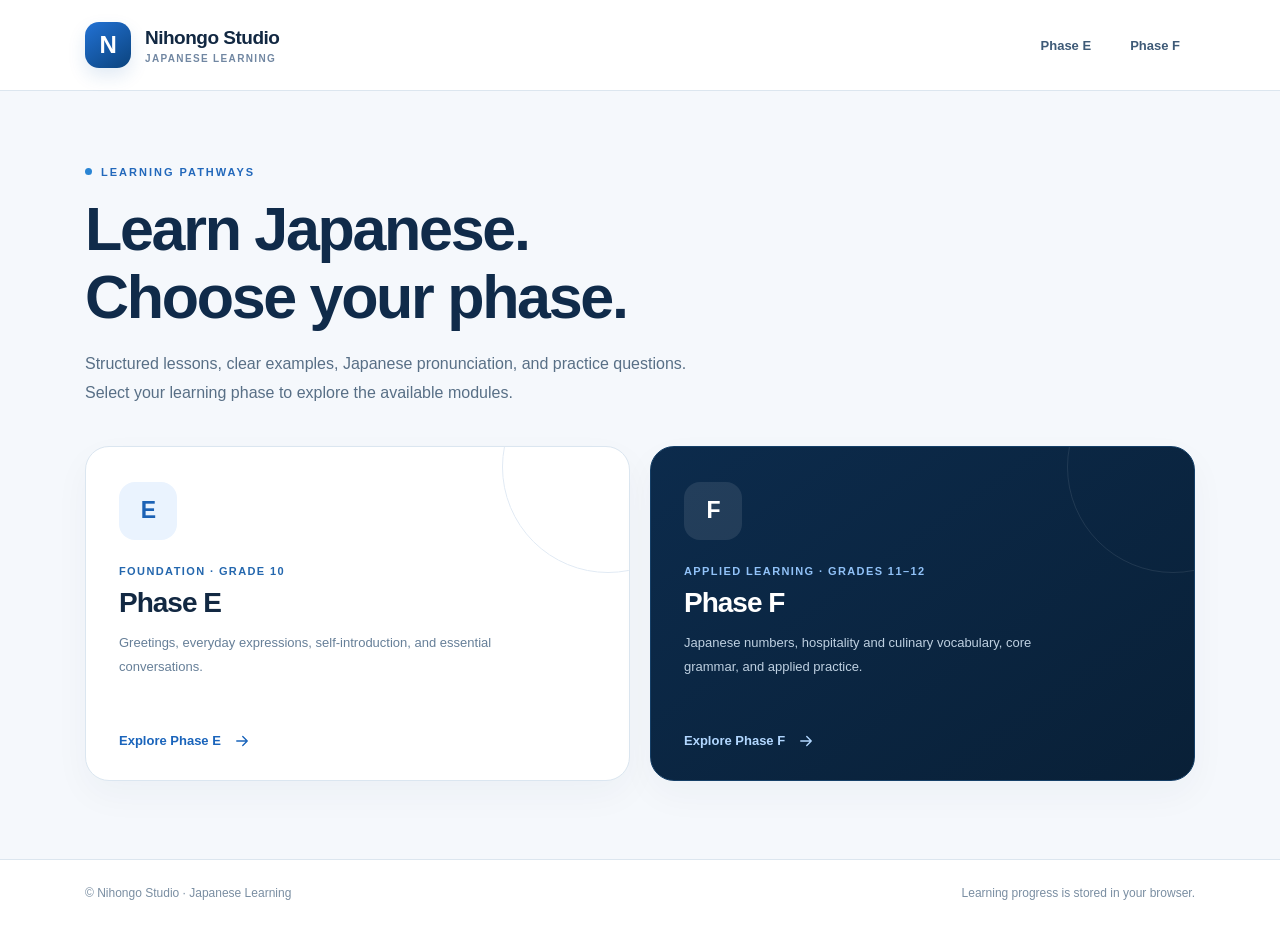
<file: index.html>
<!doctype html><html lang="en"><head><meta charset="utf-8"><meta name="viewport" content="width=device-width,initial-scale=1"><meta name="theme-color" content="#0b233e"><meta name="description" content="Japanese learning pathways. Choose Phase E or Phase F to study lessons and practice questions."><title>Home | Nihongo Studio</title><link rel="icon" href="assets/favicon.svg" type="image/svg+xml"><link rel="stylesheet" href="assets/portal.css"></head><body><div class="portal"><header class="portal-header"><div class="header-inner"><a class="brand" href="index.html" aria-label="Nihongo Studio homepage"><span class="brand-mark">N</span><span>Nihongo Studio<span class="brand-detail">Japanese Learning</span></span></a><nav class="header-nav" aria-label="Learning phases"><a href="fase-e/index.html">Phase E</a><a href="fase-f/index.html">Phase F</a></nav></div></header><main class="portal-main" id="main-content"><section class="intro"><div class="eyebrow">Learning pathways</div><h1>Learn Japanese.<br>Choose your phase.</h1><p>Structured lessons, clear examples, Japanese pronunciation, and practice questions. Select your learning phase to explore the available modules.</p></section><section class="phase-grid" aria-label="Choose a learning phase"><a class="phase-card" href="fase-e/index.html"><span class="phase-icon" aria-hidden="true">E</span><span class="card-step">Foundation · Grade 10</span><h2>Phase E</h2><p>Greetings, everyday expressions, self-introduction, and essential conversations.</p><span class="card-cta">Explore Phase E <svg viewBox="0 0 24 24" fill="none" stroke="currentColor" stroke-width="1.8" stroke-linecap="round" stroke-linejoin="round" aria-hidden="true"><path d="M5 12h14m-6-6 6 6-6 6"/></svg></span></a><a class="phase-card featured" href="fase-f/index.html"><span class="phase-icon" aria-hidden="true">F</span><span class="card-step">Applied learning · Grades 11–12</span><h2>Phase F</h2><p>Japanese numbers, hospitality and culinary vocabulary, core grammar, and applied practice.</p><span class="card-cta">Explore Phase F <svg viewBox="0 0 24 24" fill="none" stroke="currentColor" stroke-width="1.8" stroke-linecap="round" stroke-linejoin="round" aria-hidden="true"><path d="M5 12h14m-6-6 6 6-6 6"/></svg></span></a></section></main><footer class="portal-foot"><div class="footer-inner"><span>© Nihongo Studio · Japanese Learning</span><span>Learning progress is stored in your browser.</span></div></footer></div></body></html>
</file>
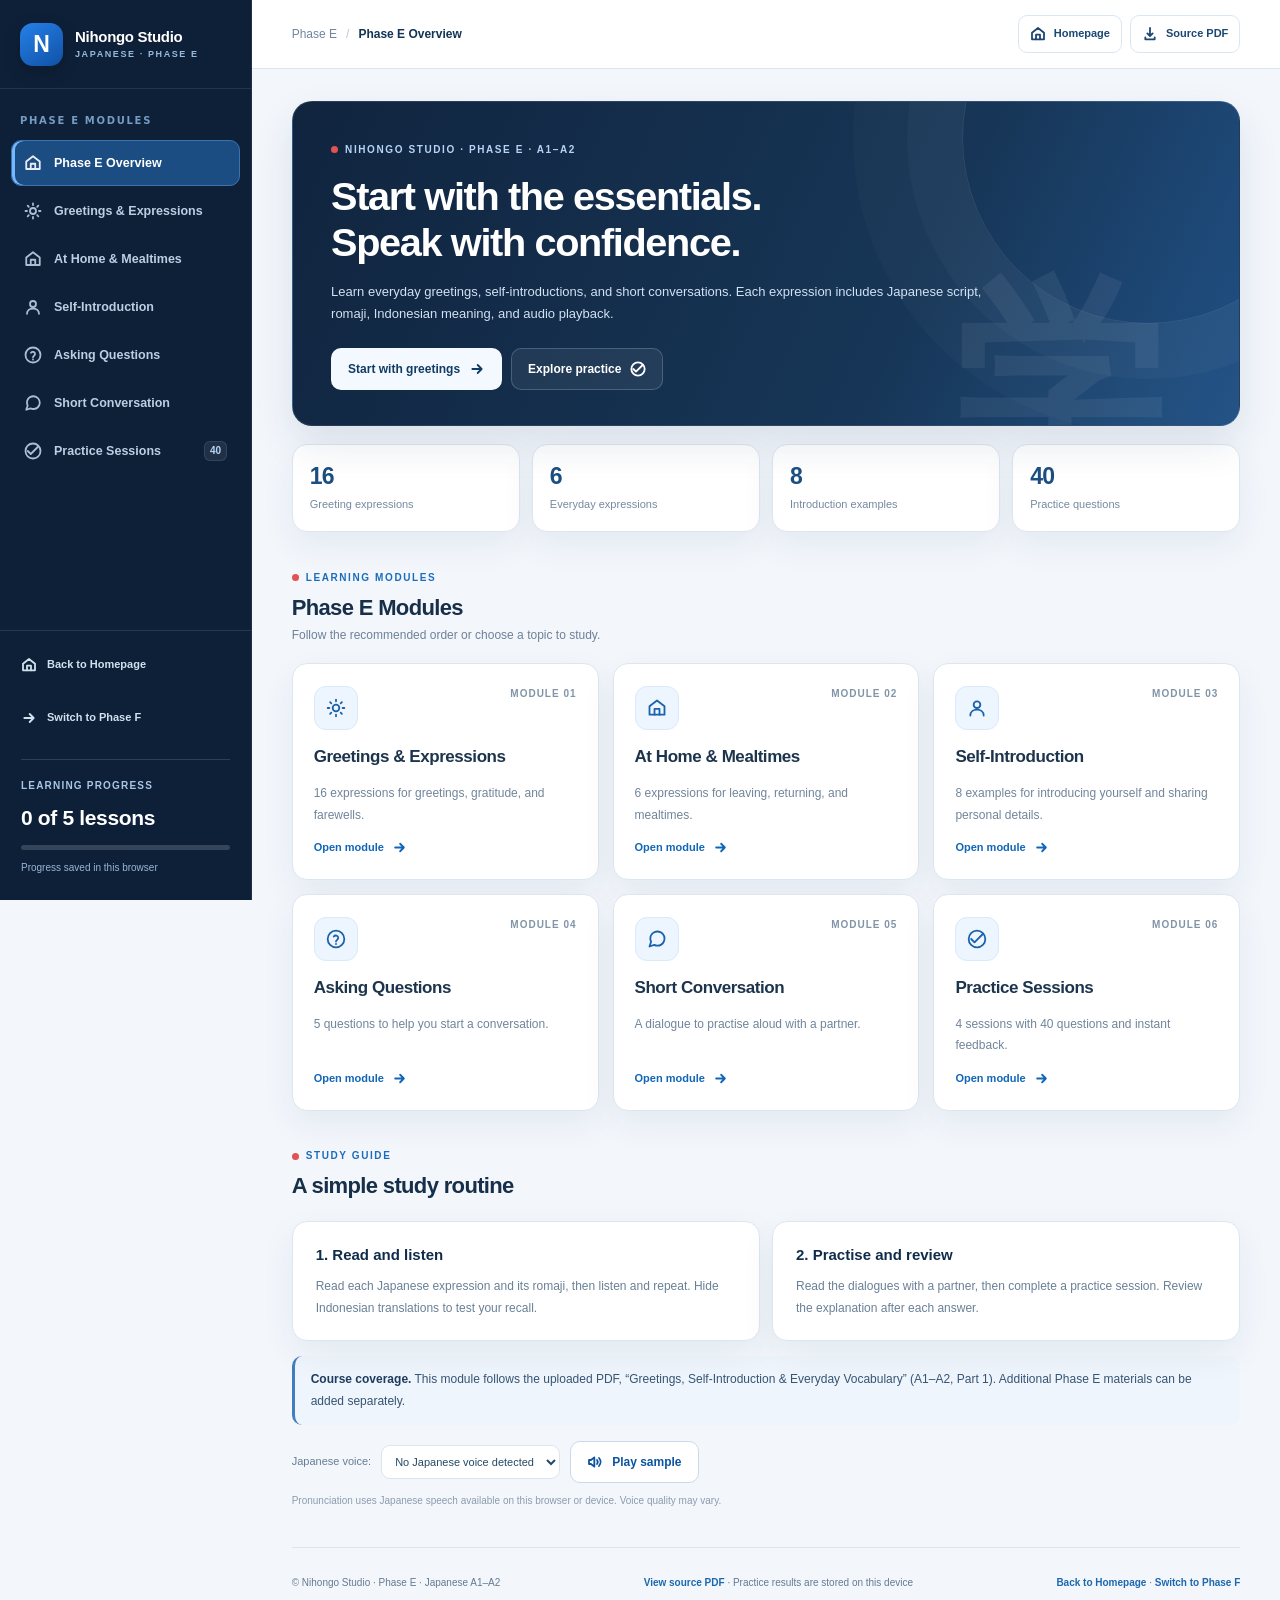
<file: fase-e/index.html>
<!doctype html>
<html lang="en"><head><meta charset="utf-8"><meta name="viewport" content="width=device-width, initial-scale=1"><meta name="theme-color" content="#101f35"><meta name="description" content="Phase E Japanese: phase e overview, Japanese audio, Indonesian translations, and practice."/><title>Phase E Overview · Phase E | Nihongo Studio</title><link rel="icon" href="../assets/favicon.svg" type="image/svg+xml"><link rel="stylesheet" href="assets/style.css"><link rel="stylesheet" href="../assets/unified-ui.css"></head><body class="learning-app" data-page="index"><div id="app"></div><noscript><p>Enable JavaScript to use these interactive lessons.</p></noscript><script src="assets/data.js" defer></script><script src="assets/app.js" defer></script></body></html>
</file>
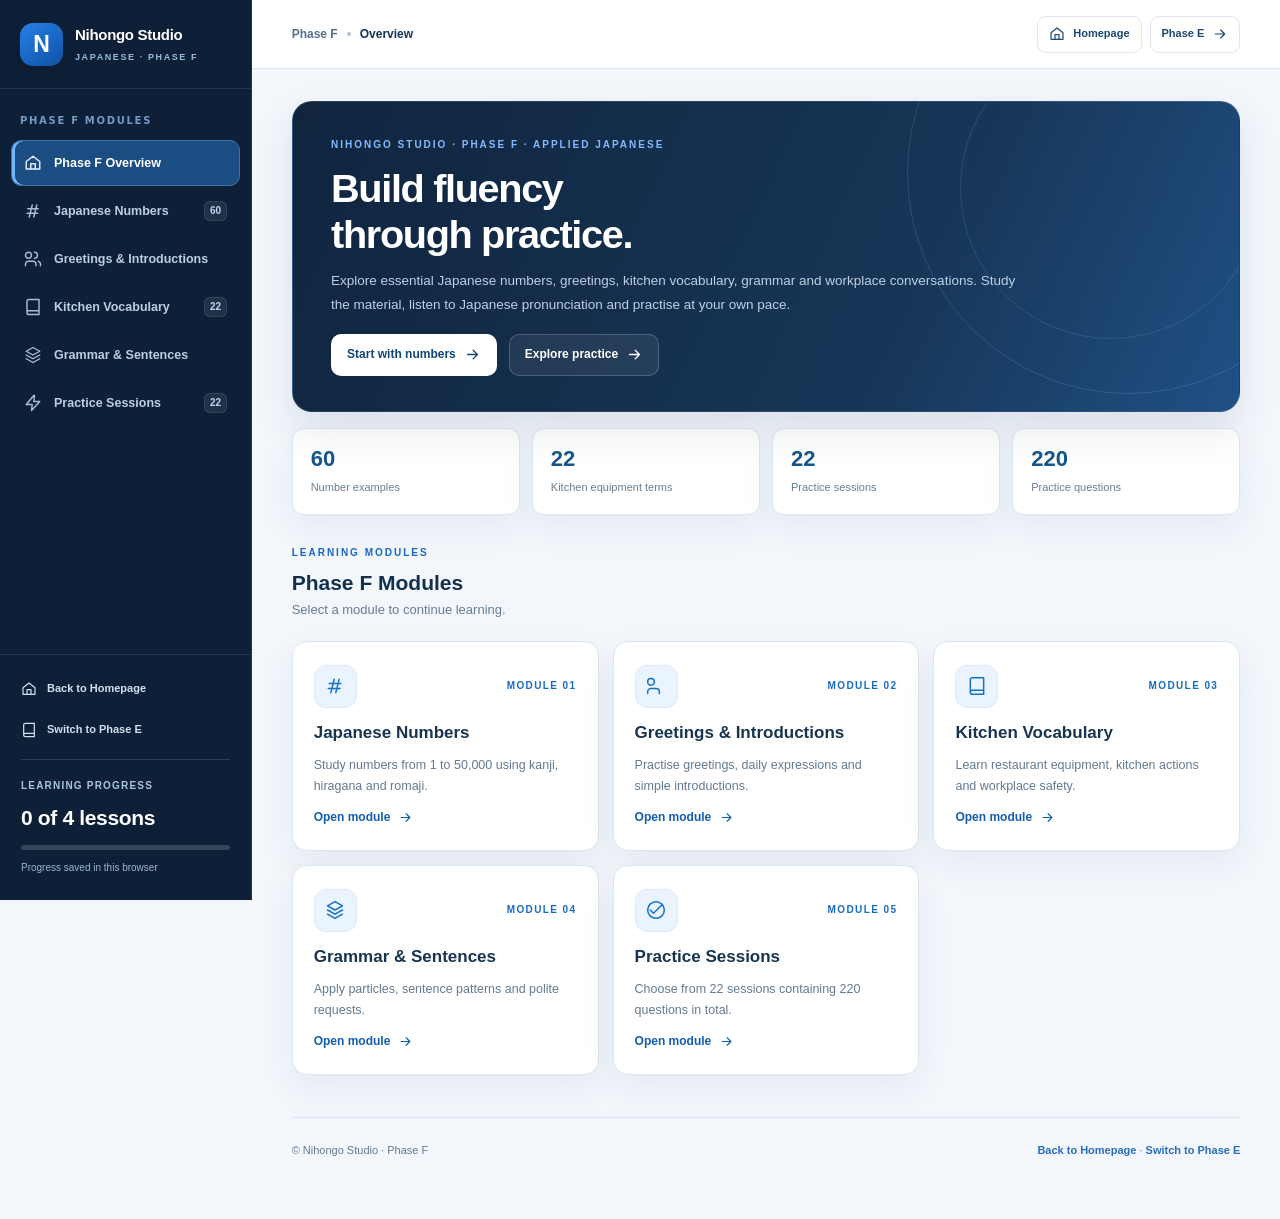
<file: fase-f/index.html>
<!doctype html>
<html lang="en"><head><meta charset="utf-8"><meta name="viewport" content="width=device-width,initial-scale=1"><meta name="theme-color" content="#0e2038"><meta name="description" content="Phase F Japanese modules: numbers, greetings, kitchen vocabulary, grammar, and practice sessions."><title>Phase F Overview | Nihongo Studio</title><link rel="icon" href="../assets/favicon.svg" type="image/svg+xml"><link rel="stylesheet" href="../assets/style.css"><link rel="stylesheet" href="../assets/unified-ui.css"></head><body class="learning-app">
<div class="shell">
 <aside class="sidebar" id="sidebar"><a class="brand" href="../index.html" aria-label="Nihongo Studio homepage"><span class="brand-mark">N</span><span class="brand-copy"><strong class="brand-name">Nihongo Studio</strong><small class="brand-sub">JAPANESE · PHASE F</small></span></a><div class="nav-label">PHASE F MODULES</div><nav aria-label="Phase F navigation"><a class="nav-link active" href="index.html" aria-current="page"><svg viewBox="0 0 24 24" fill="none" stroke="currentColor" stroke-width="1.8" stroke-linecap="round" stroke-linejoin="round" aria-hidden="true"><path d="m3 10 9-7 9 7v10H3z"/><path d="M9 20v-7h6v7"/></svg><span>Phase F Overview</span></a>
<a class="nav-link " href="../angka.html" ><svg viewBox="0 0 24 24" fill="none" stroke="currentColor" stroke-width="1.8" stroke-linecap="round" stroke-linejoin="round" aria-hidden="true"><path d="M5 9h14M4 15h14M11 4 7 20M17 4l-4 16"/></svg><span>Japanese Numbers</span><span class="count">60</span></a>
<a class="nav-link " href="../salam.html" ><svg viewBox="0 0 24 24" fill="none" stroke="currentColor" stroke-width="1.8" stroke-linecap="round" stroke-linejoin="round" aria-hidden="true"><path d="M16 21v-2a4 4 0 0 0-4-4H6a4 4 0 0 0-4 4v2M14 3a4 4 0 0 1 0 8M22 21v-2a4 4 0 0 0-3-3.87M10 7a4 4 0 1 1-8 0 4 4 0 0 1 8 0z"/></svg><span>Greetings & Introductions</span></a>
<a class="nav-link " href="../dapur.html" ><svg viewBox="0 0 24 24" fill="none" stroke="currentColor" stroke-width="1.8" stroke-linecap="round" stroke-linejoin="round" aria-hidden="true"><path d="M4 19.5A2.5 2.5 0 0 1 6.5 17H20M6.5 2H20v20H6.5A2.5 2.5 0 0 1 4 19.5v-15A2.5 2.5 0 0 1 6.5 2z"/></svg><span>Kitchen Vocabulary</span><span class="count">22</span></a>
<a class="nav-link " href="../tata-bahasa.html" ><svg viewBox="0 0 24 24" fill="none" stroke="currentColor" stroke-width="1.8" stroke-linecap="round" stroke-linejoin="round" aria-hidden="true"><path d="m12 2 9 5-9 5-9-5 9-5Zm-9 10 9 5 9-5M3 17l9 5 9-5"/></svg><span>Grammar & Sentences</span></a>
<a class="nav-link " href="../latihan.html" ><svg viewBox="0 0 24 24" fill="none" stroke="currentColor" stroke-width="1.8" stroke-linecap="round" stroke-linejoin="round" aria-hidden="true"><path d="M13 2 3 14h8l-1 8 11-12h-8l1-8z"/></svg><span>Practice Sessions</span><span class="count">22</span></a></nav><div class="sidebar-bottom"><a class="phase-navlink" href="../index.html"><svg viewBox="0 0 24 24" fill="none" stroke="currentColor" stroke-width="1.8" stroke-linecap="round" stroke-linejoin="round" aria-hidden="true"><path d="m3 10 9-7 9 7v10H3z"/><path d="M9 20v-7h6v7"/></svg><span>Back to Homepage</span></a><a class="phase-navlink" href="../fase-e/index.html"><svg viewBox="0 0 24 24" fill="none" stroke="currentColor" stroke-width="1.8" stroke-linecap="round" stroke-linejoin="round" aria-hidden="true"><path d="M4 19.5A2.5 2.5 0 0 1 6.5 17H20M6.5 2H20v20H6.5A2.5 2.5 0 0 1 4 19.5v-15A2.5 2.5 0 0 1 6.5 2z"/></svg><span>Switch to Phase E</span></a><div class="sidebar-rule"></div><div class="sidebar-kicker">LEARNING PROGRESS</div><div class="sidebar-progress progress-fraction" id="phaseProgress" aria-live="polite">0 of 4 lessons</div><div class="meter" role="progressbar" aria-label="Completed Phase F lessons" aria-valuemin="0" aria-valuemax="4" aria-valuenow="0"><span class="progress-percent" id="phaseMeter"></span></div><div class="sidebar-footnote">Progress saved in this browser</div></div></aside>
 <div class="mobile-shade" id="mobileShade"></div><div class="main"><header class="topbar"><div class="top-title"><button type="button" class="icon-button mobile-menu" id="menuToggle" aria-label="Open menu" aria-expanded="false"><svg xmlns="http://www.w3.org/2000/svg" viewBox="0 0 24 24" fill="none" stroke="currentColor" stroke-width="1.8" stroke-linecap="round" stroke-linejoin="round" aria-hidden="true"><path d="M4 7h16M4 12h16M4 17h16"/></svg></button><span>Phase F</span><span class="dot"></span><strong>Overview</strong></div><div class="top-actions"><a class="toplink overview-home-link" href="../index.html" aria-label="Back to Homepage"><svg viewBox="0 0 24 24" fill="none" stroke="currentColor" stroke-width="1.8" stroke-linecap="round" stroke-linejoin="round" aria-hidden="true"><path d="m3 10 9-7 9 7v10H3z"/><path d="M9 20v-7h6v7"/></svg><span>Homepage</span></a><a class="toplink overview-switch-link" href="../fase-e/index.html">Phase E <svg xmlns="http://www.w3.org/2000/svg" viewBox="0 0 24 24" fill="none" stroke="currentColor" stroke-width="1.8" stroke-linecap="round" stroke-linejoin="round" aria-hidden="true"><path d="M5 12h14m-6-6 6 6-6 6"/></svg></a></div></header>
 <main class="content" id="mainContent"><section class="hero"><div class="eyebrow">NIHONGO STUDIO · PHASE F · APPLIED JAPANESE</div><h1>Build fluency<br>through practice.</h1><p>Explore essential Japanese numbers, greetings, kitchen vocabulary, grammar and workplace conversations. Study the material, listen to Japanese pronunciation and practise at your own pace.</p><div class="overview-actions"><a href="../angka.html">Start with numbers <svg xmlns="http://www.w3.org/2000/svg" viewBox="0 0 24 24" fill="none" stroke="currentColor" stroke-width="1.8" stroke-linecap="round" stroke-linejoin="round" aria-hidden="true"><path d="M5 12h14m-6-6 6 6-6 6"/></svg></a><a href="../latihan.html">Explore practice <svg xmlns="http://www.w3.org/2000/svg" viewBox="0 0 24 24" fill="none" stroke="currentColor" stroke-width="1.8" stroke-linecap="round" stroke-linejoin="round" aria-hidden="true"><path d="M5 12h14m-6-6 6 6-6 6"/></svg></a></div></section>
 <div class="overview-stats" aria-label="Phase F course overview"><div class="overview-stat"><strong>60</strong><span>Number examples</span></div><div class="overview-stat"><strong>22</strong><span>Kitchen equipment terms</span></div><div class="overview-stat"><strong>22</strong><span>Practice sessions</span></div><div class="overview-stat"><strong>220</strong><span>Practice questions</span></div></div>
 <section><div class="overview-heading"><span class="eyebrow">LEARNING MODULES</span><h2>Phase F Modules</h2><p>Select a module to continue learning.</p></div><div class="overview-grid"><a class="overview-card" href="../angka.html"><div class="overview-card-top"><span class="overview-icon"><svg viewBox="0 0 24 24" fill="none" stroke="currentColor" stroke-width="1.8" stroke-linecap="round" stroke-linejoin="round" aria-hidden="true"><path d="M5 9h14M4 15h14M11 4 7 20M17 4l-4 16"/></svg></span><span class="module-id">MODULE 01</span></div><h3>Japanese Numbers</h3><p>Study numbers from 1 to 50,000 using kanji, hiragana and romaji.</p><span class="go">Open module <svg xmlns="http://www.w3.org/2000/svg" viewBox="0 0 24 24" fill="none" stroke="currentColor" stroke-width="1.8" stroke-linecap="round" stroke-linejoin="round" aria-hidden="true"><path d="M5 12h14m-6-6 6 6-6 6"/></svg></span></a><a class="overview-card" href="../salam.html"><div class="overview-card-top"><span class="overview-icon"><svg viewBox="0 0 24 24" fill="none" stroke="currentColor" stroke-width="1.8" stroke-linecap="round" stroke-linejoin="round" aria-hidden="true"><path d="M16 21v-2a4 4 0 0 0-4-4H6a4 4 0 0 0-4 4v2M10 7a4 4 0 1 1-8 0 4 4 0 0 1 8 0z"/></svg></span><span class="module-id">MODULE 02</span></div><h3>Greetings & Introductions</h3><p>Practise greetings, daily expressions and simple introductions.</p><span class="go">Open module <svg xmlns="http://www.w3.org/2000/svg" viewBox="0 0 24 24" fill="none" stroke="currentColor" stroke-width="1.8" stroke-linecap="round" stroke-linejoin="round" aria-hidden="true"><path d="M5 12h14m-6-6 6 6-6 6"/></svg></span></a><a class="overview-card" href="../dapur.html"><div class="overview-card-top"><span class="overview-icon"><svg viewBox="0 0 24 24" fill="none" stroke="currentColor" stroke-width="1.8" stroke-linecap="round" stroke-linejoin="round" aria-hidden="true"><path d="M4 19.5A2.5 2.5 0 0 1 6.5 17H20M6.5 2H20v20H6.5A2.5 2.5 0 0 1 4 19.5v-15A2.5 2.5 0 0 1 6.5 2z"/></svg></span><span class="module-id">MODULE 03</span></div><h3>Kitchen Vocabulary</h3><p>Learn restaurant equipment, kitchen actions and workplace safety.</p><span class="go">Open module <svg xmlns="http://www.w3.org/2000/svg" viewBox="0 0 24 24" fill="none" stroke="currentColor" stroke-width="1.8" stroke-linecap="round" stroke-linejoin="round" aria-hidden="true"><path d="M5 12h14m-6-6 6 6-6 6"/></svg></span></a><a class="overview-card" href="../tata-bahasa.html"><div class="overview-card-top"><span class="overview-icon"><svg viewBox="0 0 24 24" fill="none" stroke="currentColor" stroke-width="1.8" stroke-linecap="round" stroke-linejoin="round" aria-hidden="true"><path d="m12 2 9 5-9 5-9-5 9-5Zm-9 10 9 5 9-5M3 17l9 5 9-5"/></svg></span><span class="module-id">MODULE 04</span></div><h3>Grammar & Sentences</h3><p>Apply particles, sentence patterns and polite requests.</p><span class="go">Open module <svg xmlns="http://www.w3.org/2000/svg" viewBox="0 0 24 24" fill="none" stroke="currentColor" stroke-width="1.8" stroke-linecap="round" stroke-linejoin="round" aria-hidden="true"><path d="M5 12h14m-6-6 6 6-6 6"/></svg></span></a><a class="overview-card" href="../latihan.html"><div class="overview-card-top"><span class="overview-icon"><svg viewBox="0 0 24 24" fill="none" stroke="currentColor" stroke-width="1.8" stroke-linecap="round" stroke-linejoin="round" aria-hidden="true"><path d="M5 12l4 4L19 6"/><circle cx="12" cy="12" r="10"/></svg></span><span class="module-id">MODULE 05</span></div><h3>Practice Sessions</h3><p>Choose from 22 sessions containing 220 questions in total.</p><span class="go">Open module <svg xmlns="http://www.w3.org/2000/svg" viewBox="0 0 24 24" fill="none" stroke="currentColor" stroke-width="1.8" stroke-linecap="round" stroke-linejoin="round" aria-hidden="true"><path d="M5 12h14m-6-6 6 6-6 6"/></svg></span></a></div></section>
 <footer class="footer"><span>© Nihongo Studio · Phase F</span><span><a href="../index.html">Back to Homepage</a> · <a href="../fase-e/index.html">Switch to Phase E</a></span></footer>
 </main></div></div>
<script>
(()=>{'use strict';const side=document.getElementById('sidebar'),shade=document.getElementById('mobileShade'),toggle=document.getElementById('menuToggle');function menu(open){side.classList.toggle('open',open);shade.classList.toggle('open',open);toggle.setAttribute('aria-expanded',String(open));}toggle.addEventListener('click',()=>menu(!side.classList.contains('open')));shade.addEventListener('click',()=>menu(false));document.addEventListener('keydown',e=>{if(e.key==='Escape')menu(false);});try{const data=JSON.parse(localStorage.getItem('nihongo_studio_completed_v1')||'{}');const n=['angka','salam','dapur','tatabahasa'].filter(x=>data[x]).length;document.getElementById('phaseProgress').textContent=n+' of 4 lessons';document.getElementById('phaseMeter').style.width=(n/4*100)+'%';document.getElementById('phaseMeter').parentElement.setAttribute('aria-valuenow',String(n));}catch{}})();
</script></body></html>
</file>
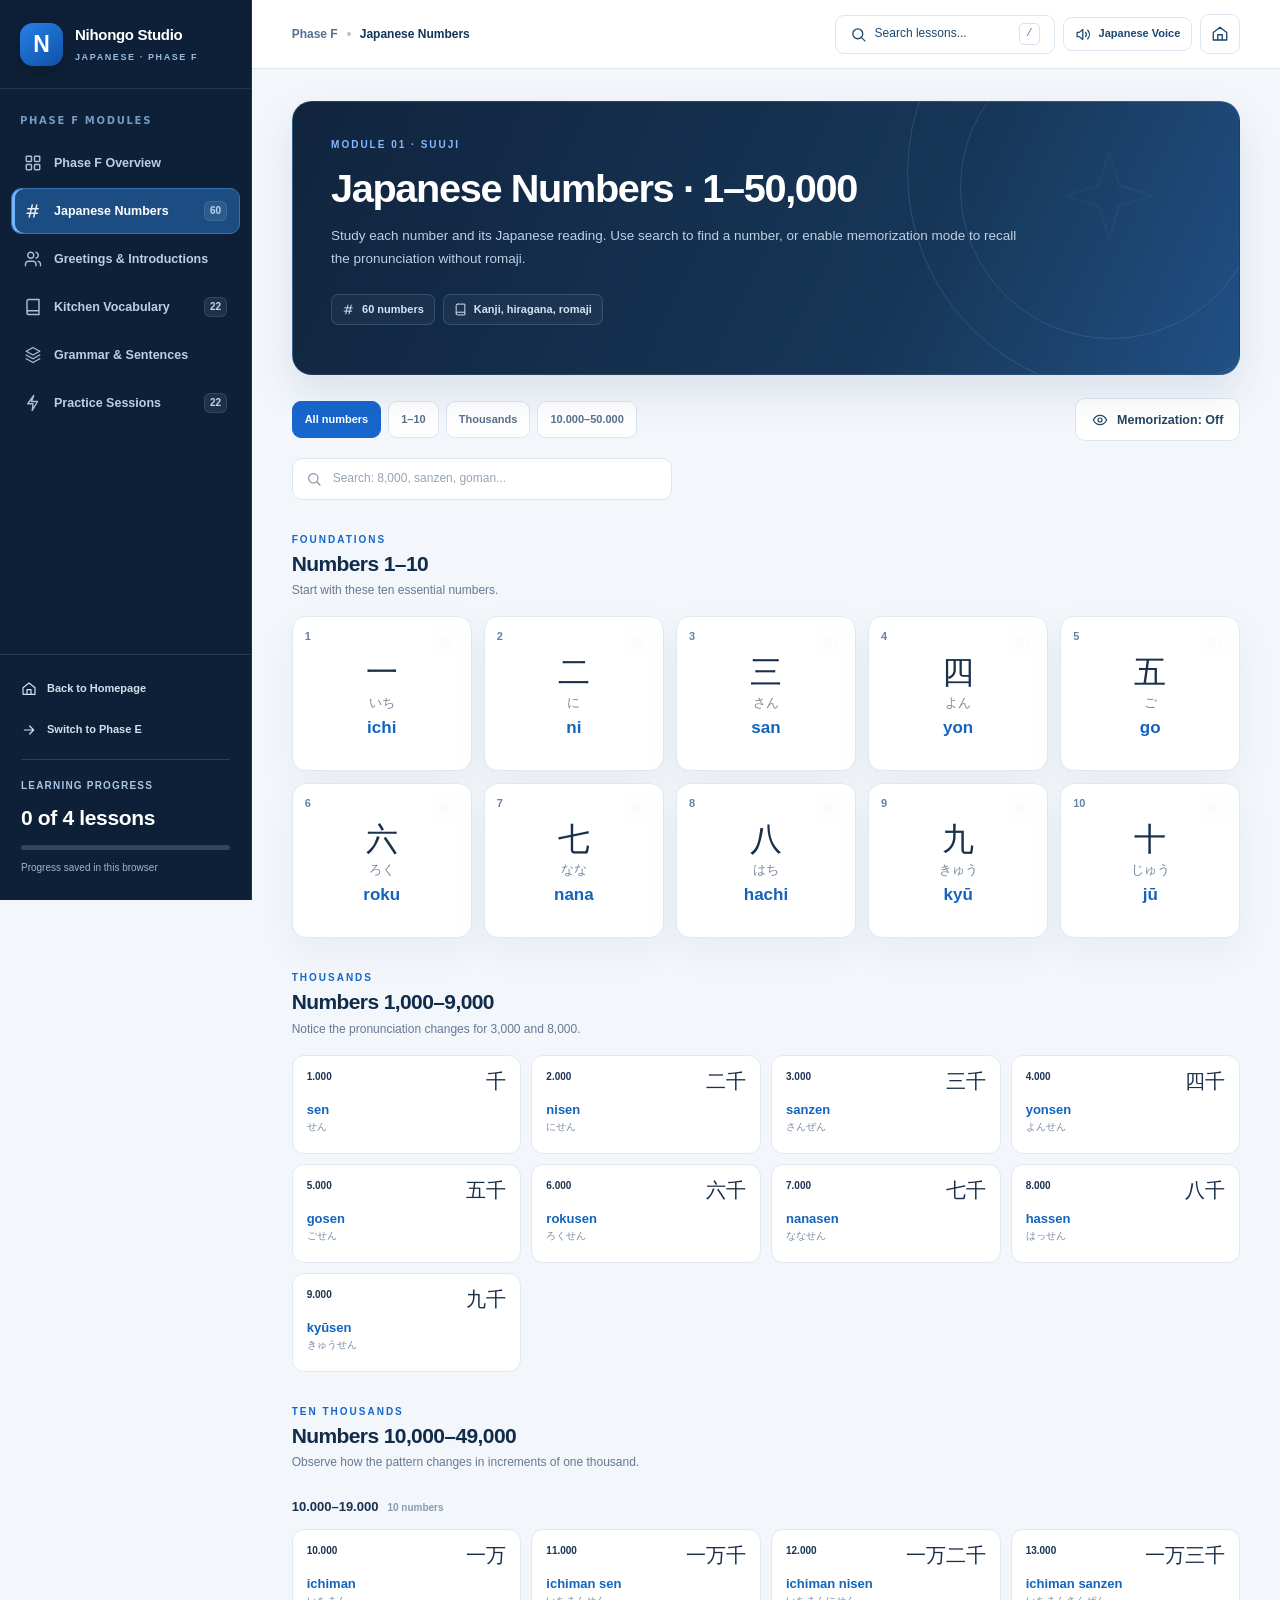
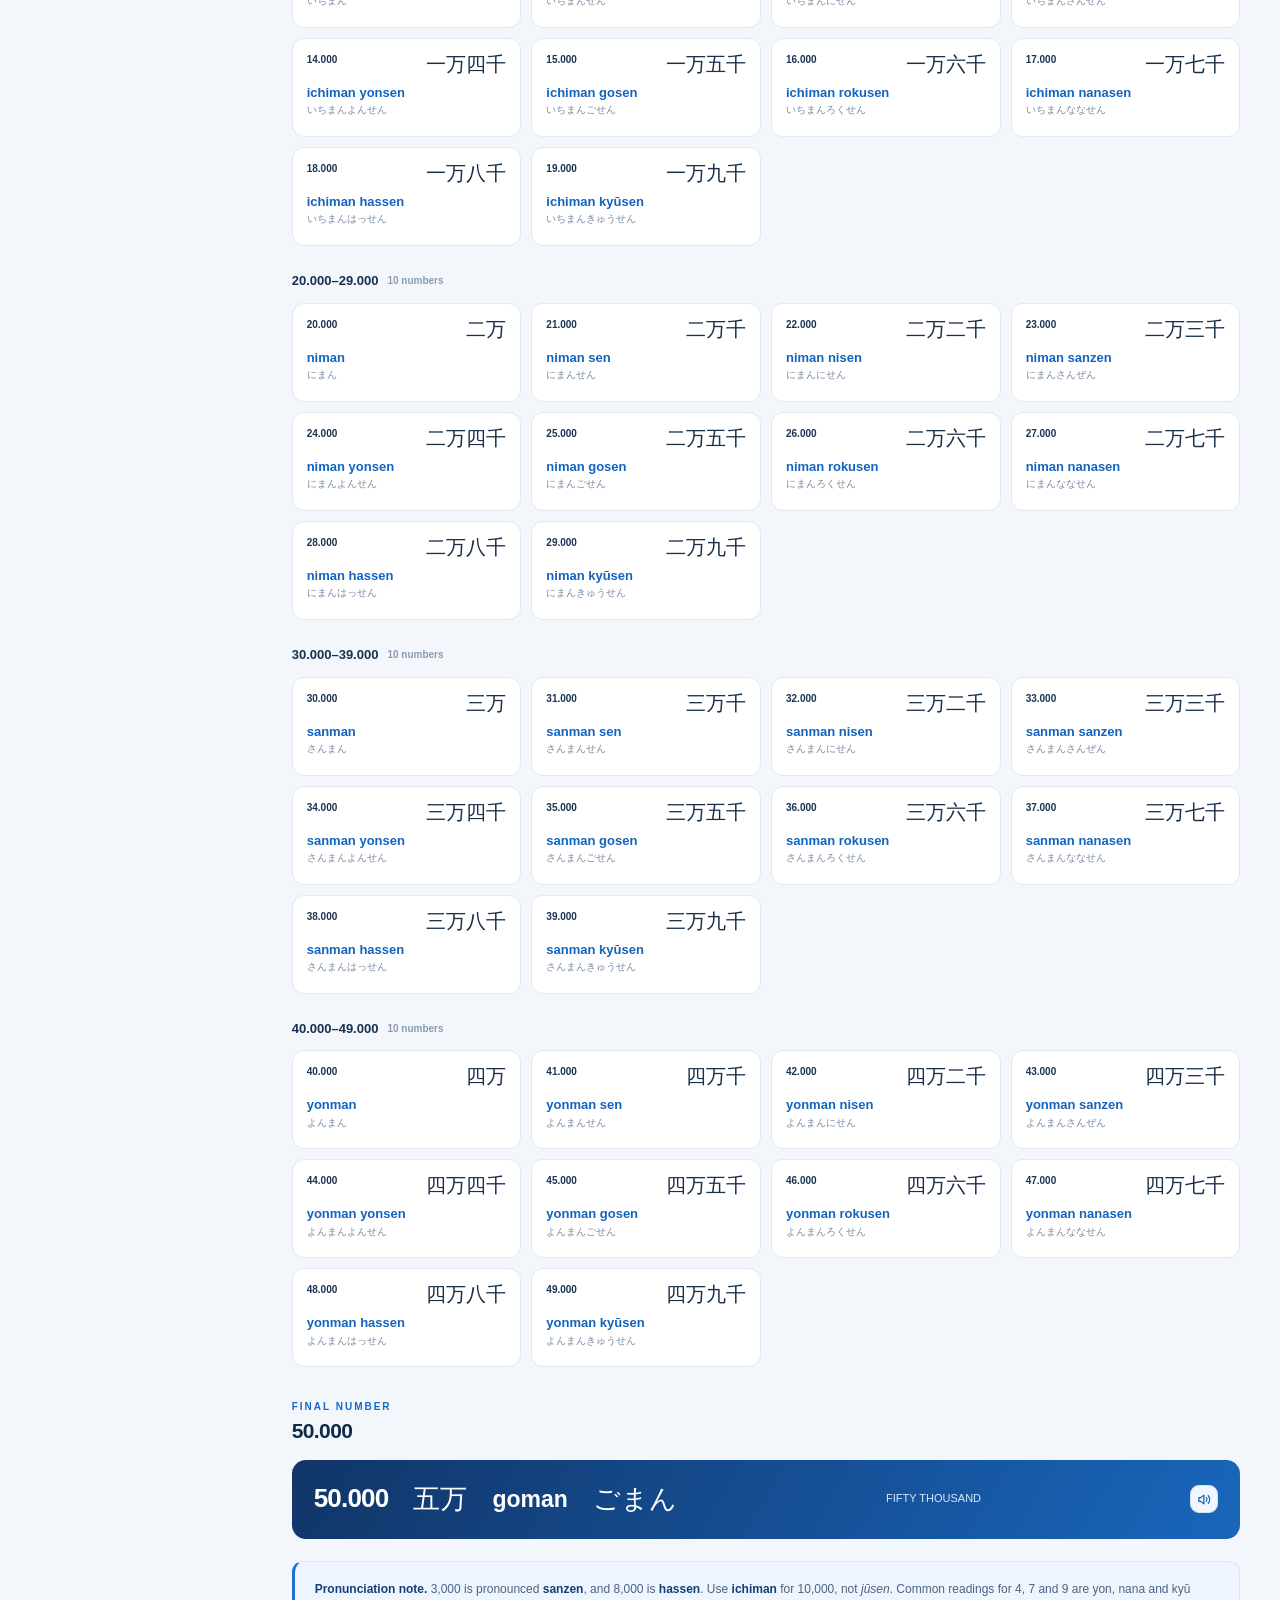
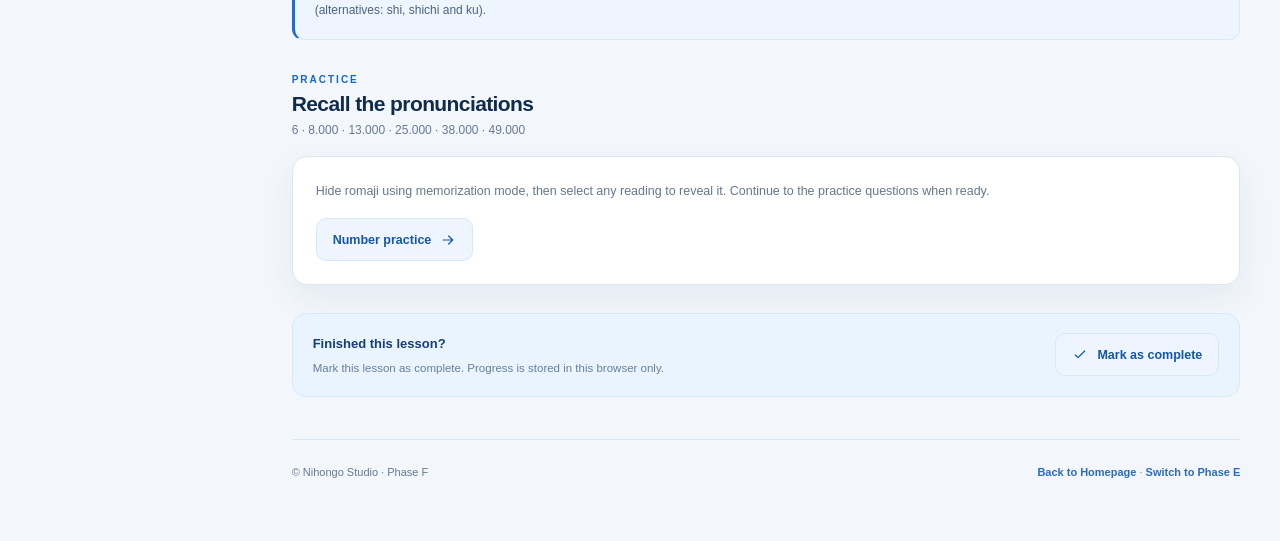
<file: angka.html>
<!doctype html>
<html lang="en"><head><meta charset="utf-8"><meta name="viewport" content="width=device-width,initial-scale=1"><meta name="theme-color" content="#0b192b"><meta name="description" content="Phase F Japanese language learning: japanese numbers, audio examples, and practice."/><title>Japanese Numbers · Phase F | Nihongo Studio</title><link rel="icon" href="assets/favicon.svg" type="image/svg+xml"><link rel="stylesheet" href="assets/style.css"><link rel="stylesheet" href="assets/audio.css"><link rel="stylesheet" href="assets/unified-ui.css"></head><body class="learning-app" data-page="angka"><div id="app"></div><noscript>Enable JavaScript to use the interactive lessons and practice sessions.</noscript><script src="assets/data.js" defer></script><script src="assets/sessions.js" defer></script><script src="assets/audio.js?v=20261123-number-reading" defer></script><script src="assets/app.js" defer></script></body></html>
</file>
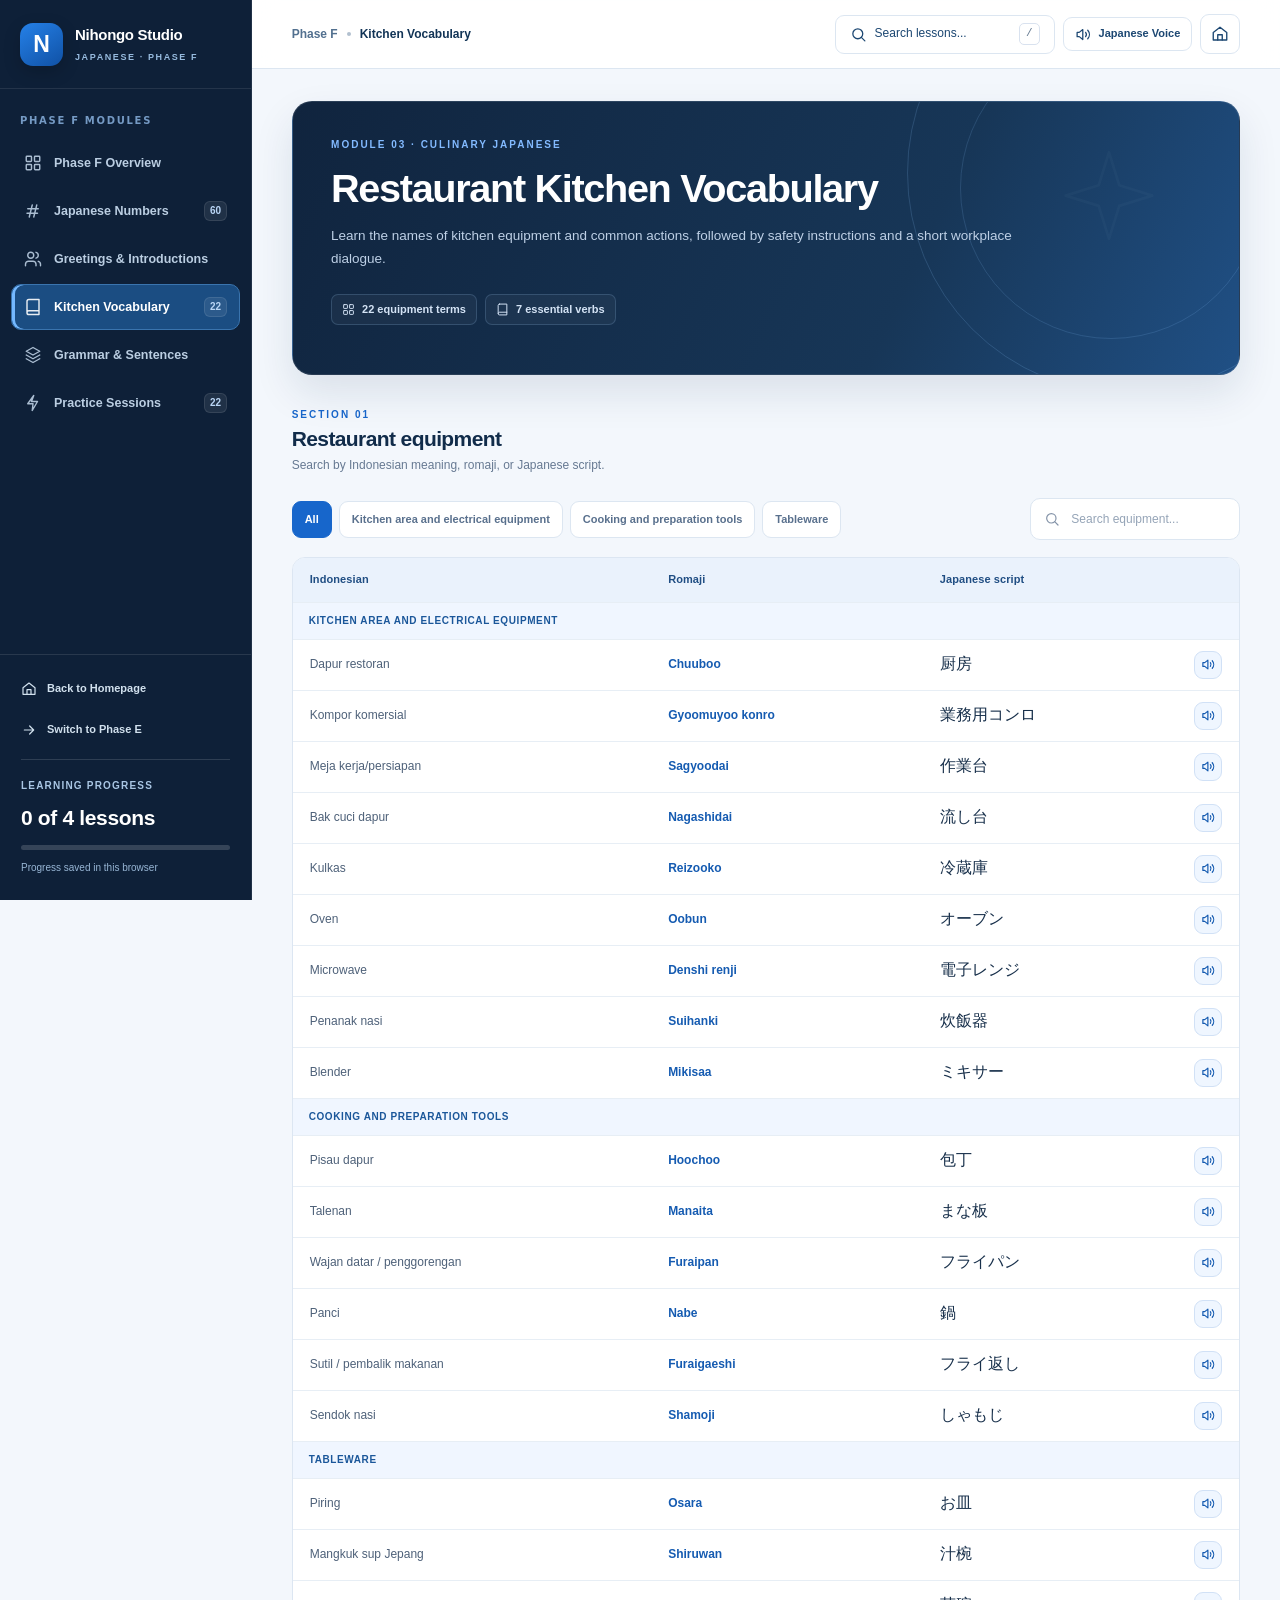
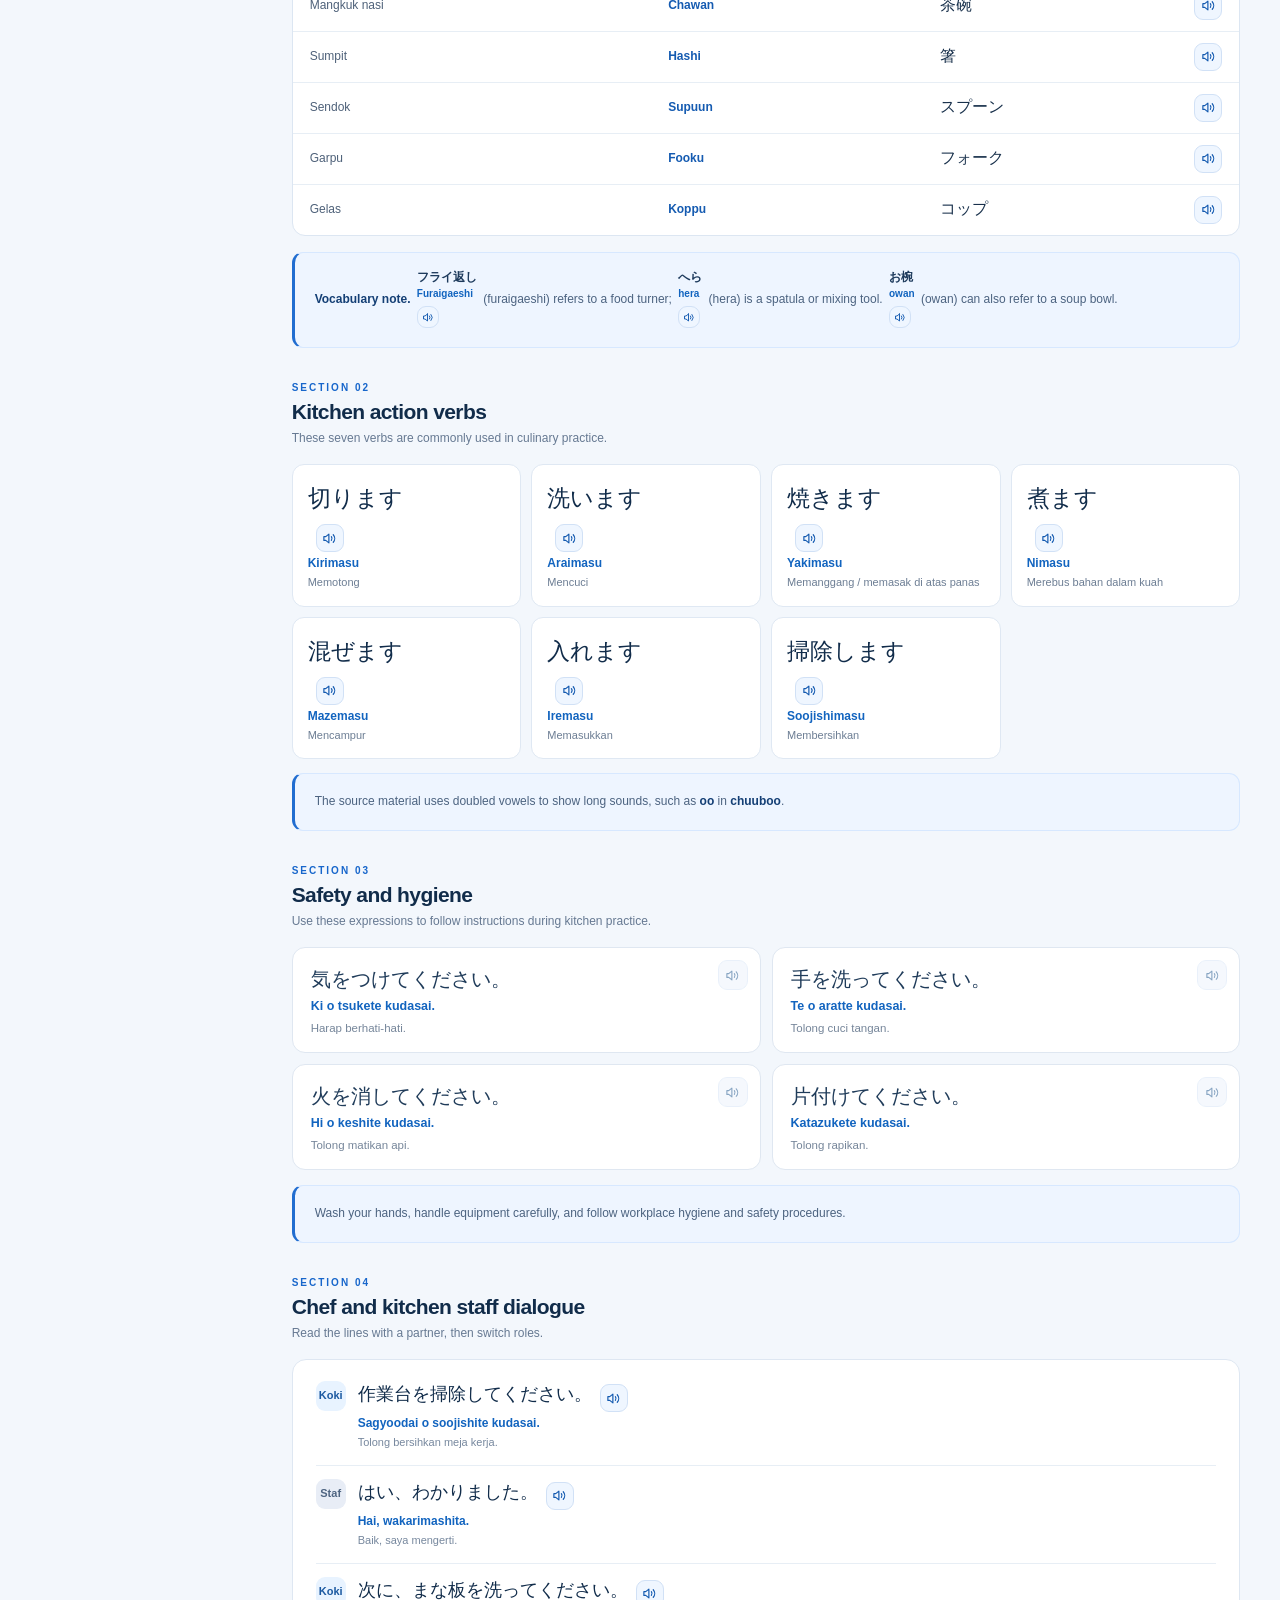
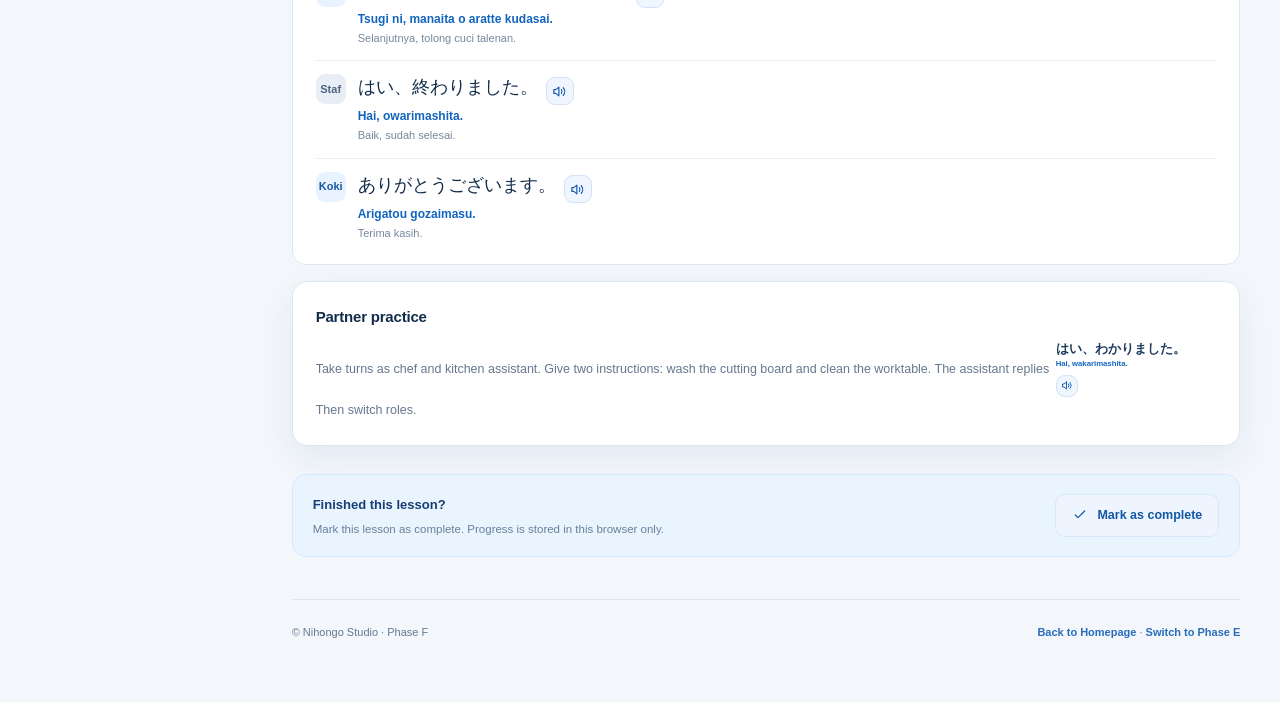
<file: dapur.html>
<!doctype html>
<html lang="en"><head><meta charset="utf-8"><meta name="viewport" content="width=device-width,initial-scale=1"><meta name="theme-color" content="#0b192b"><meta name="description" content="Phase F Japanese language learning: kitchen vocabulary, audio examples, and practice."/><title>Kitchen Vocabulary · Phase F | Nihongo Studio</title><link rel="icon" href="assets/favicon.svg" type="image/svg+xml"><link rel="stylesheet" href="assets/style.css"><link rel="stylesheet" href="assets/audio.css"><link rel="stylesheet" href="assets/unified-ui.css"></head><body class="learning-app" data-page="dapur"><div id="app"></div><noscript>Enable JavaScript to use the interactive lessons and practice sessions.</noscript><script src="assets/data.js" defer></script><script src="assets/sessions.js" defer></script><script src="assets/audio.js?v=20261123-number-reading" defer></script><script src="assets/app.js" defer></script></body></html>
</file>
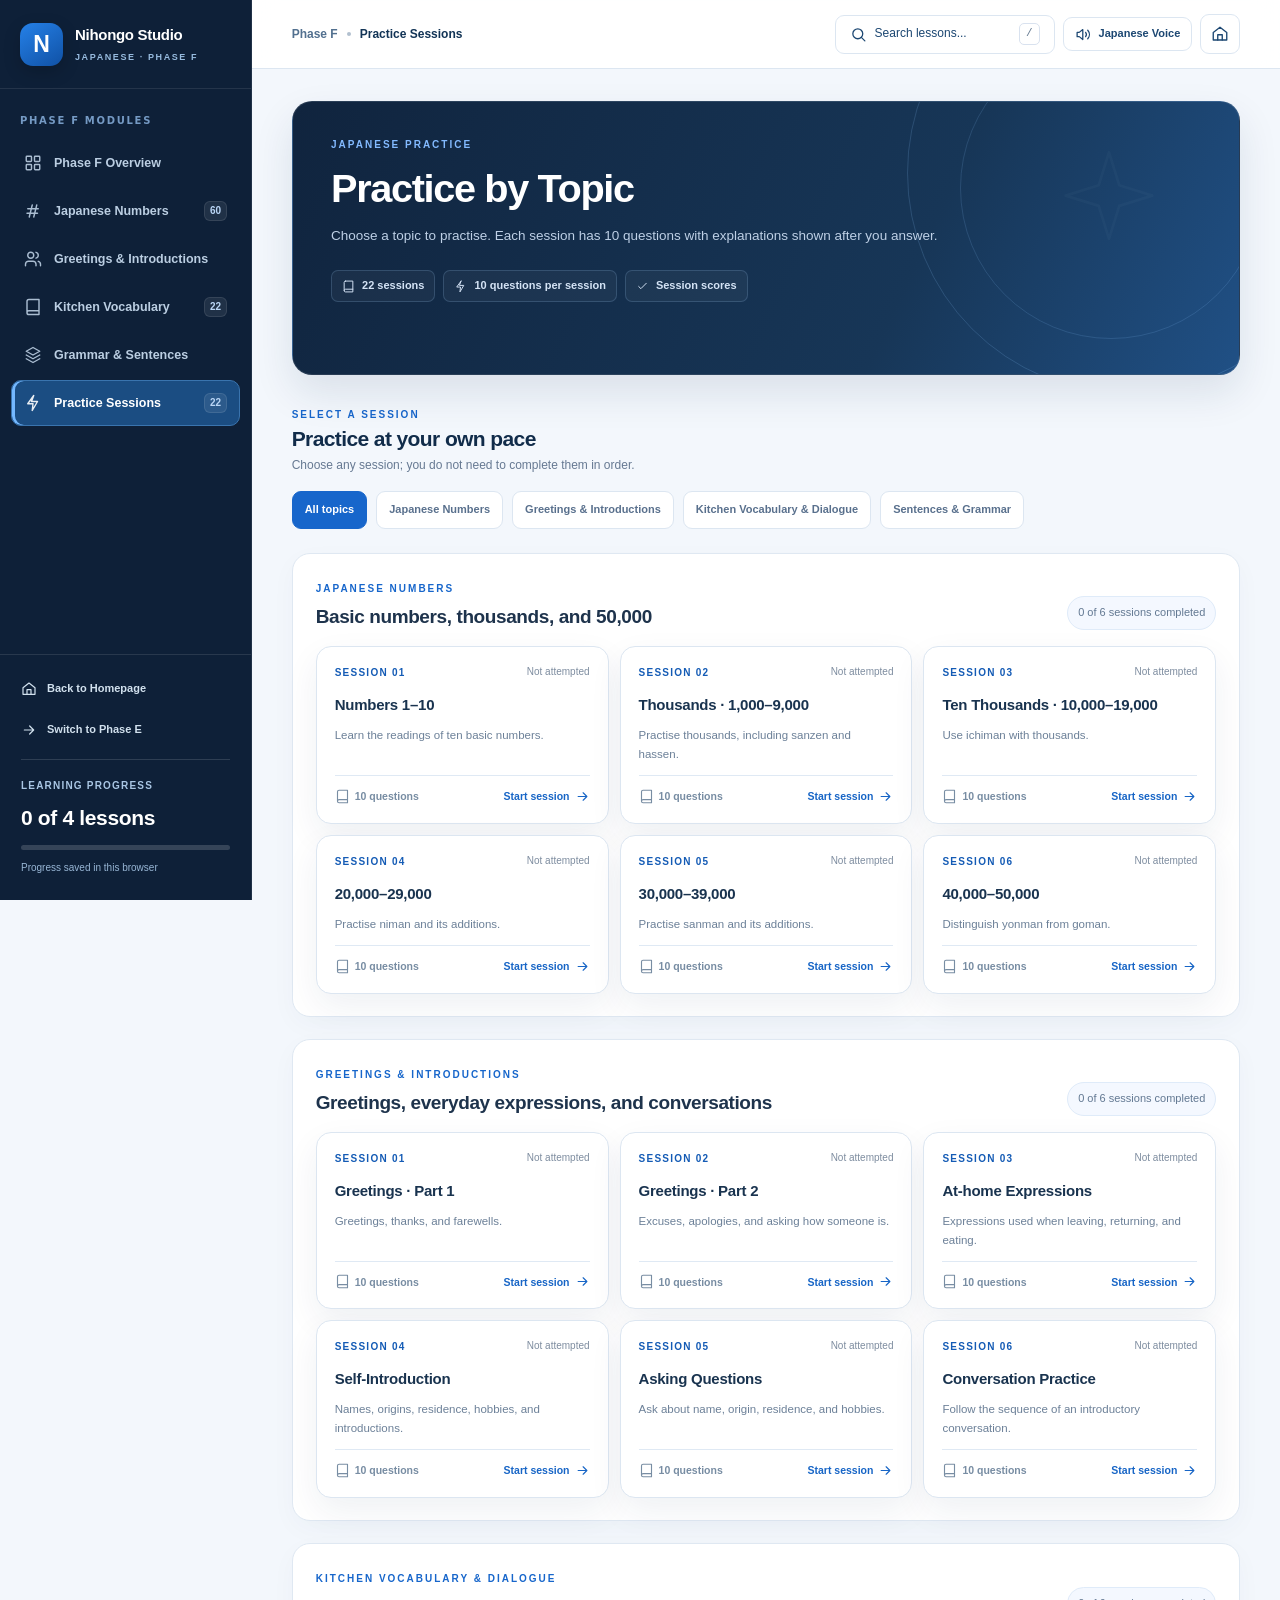
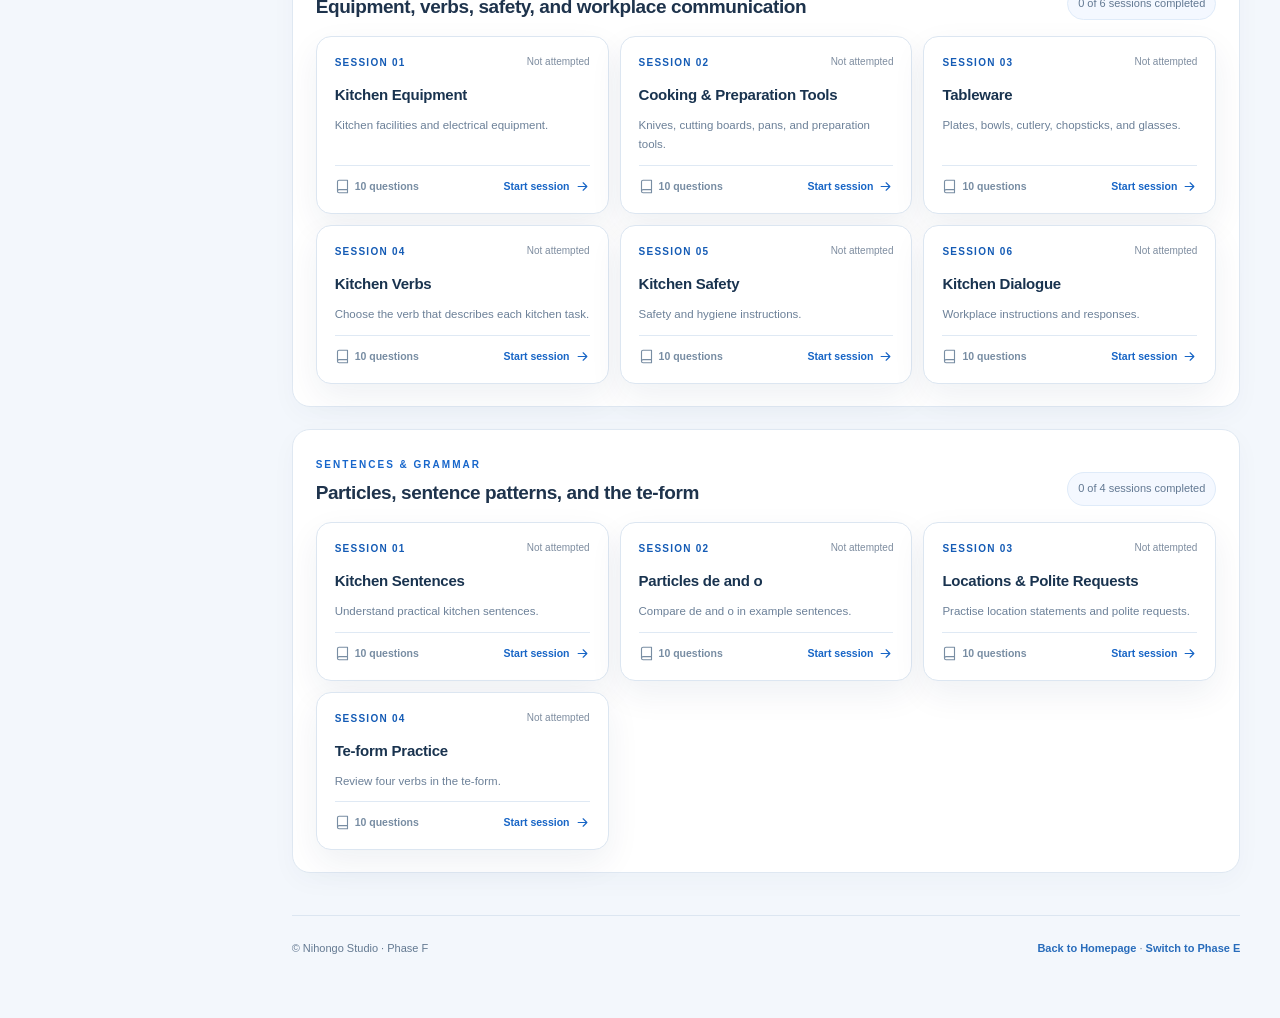
<file: latihan.html>
<!doctype html>
<html lang="en"><head><meta charset="utf-8"><meta name="viewport" content="width=device-width,initial-scale=1"><meta name="theme-color" content="#0b192b"><meta name="description" content="Phase F Japanese language learning: practice sessions, audio examples, and practice."/><title>Practice Sessions · Phase F | Nihongo Studio</title><link rel="icon" href="assets/favicon.svg" type="image/svg+xml"><link rel="stylesheet" href="assets/style.css"><link rel="stylesheet" href="assets/audio.css"><link rel="stylesheet" href="assets/unified-ui.css"></head><body class="learning-app" data-page="latihan"><div id="app"></div><noscript>Enable JavaScript to use the interactive lessons and practice sessions.</noscript><script src="assets/data.js" defer></script><script src="assets/sessions.js" defer></script><script src="assets/audio.js?v=20261123-number-reading" defer></script><script src="assets/app.js" defer></script></body></html>
</file>
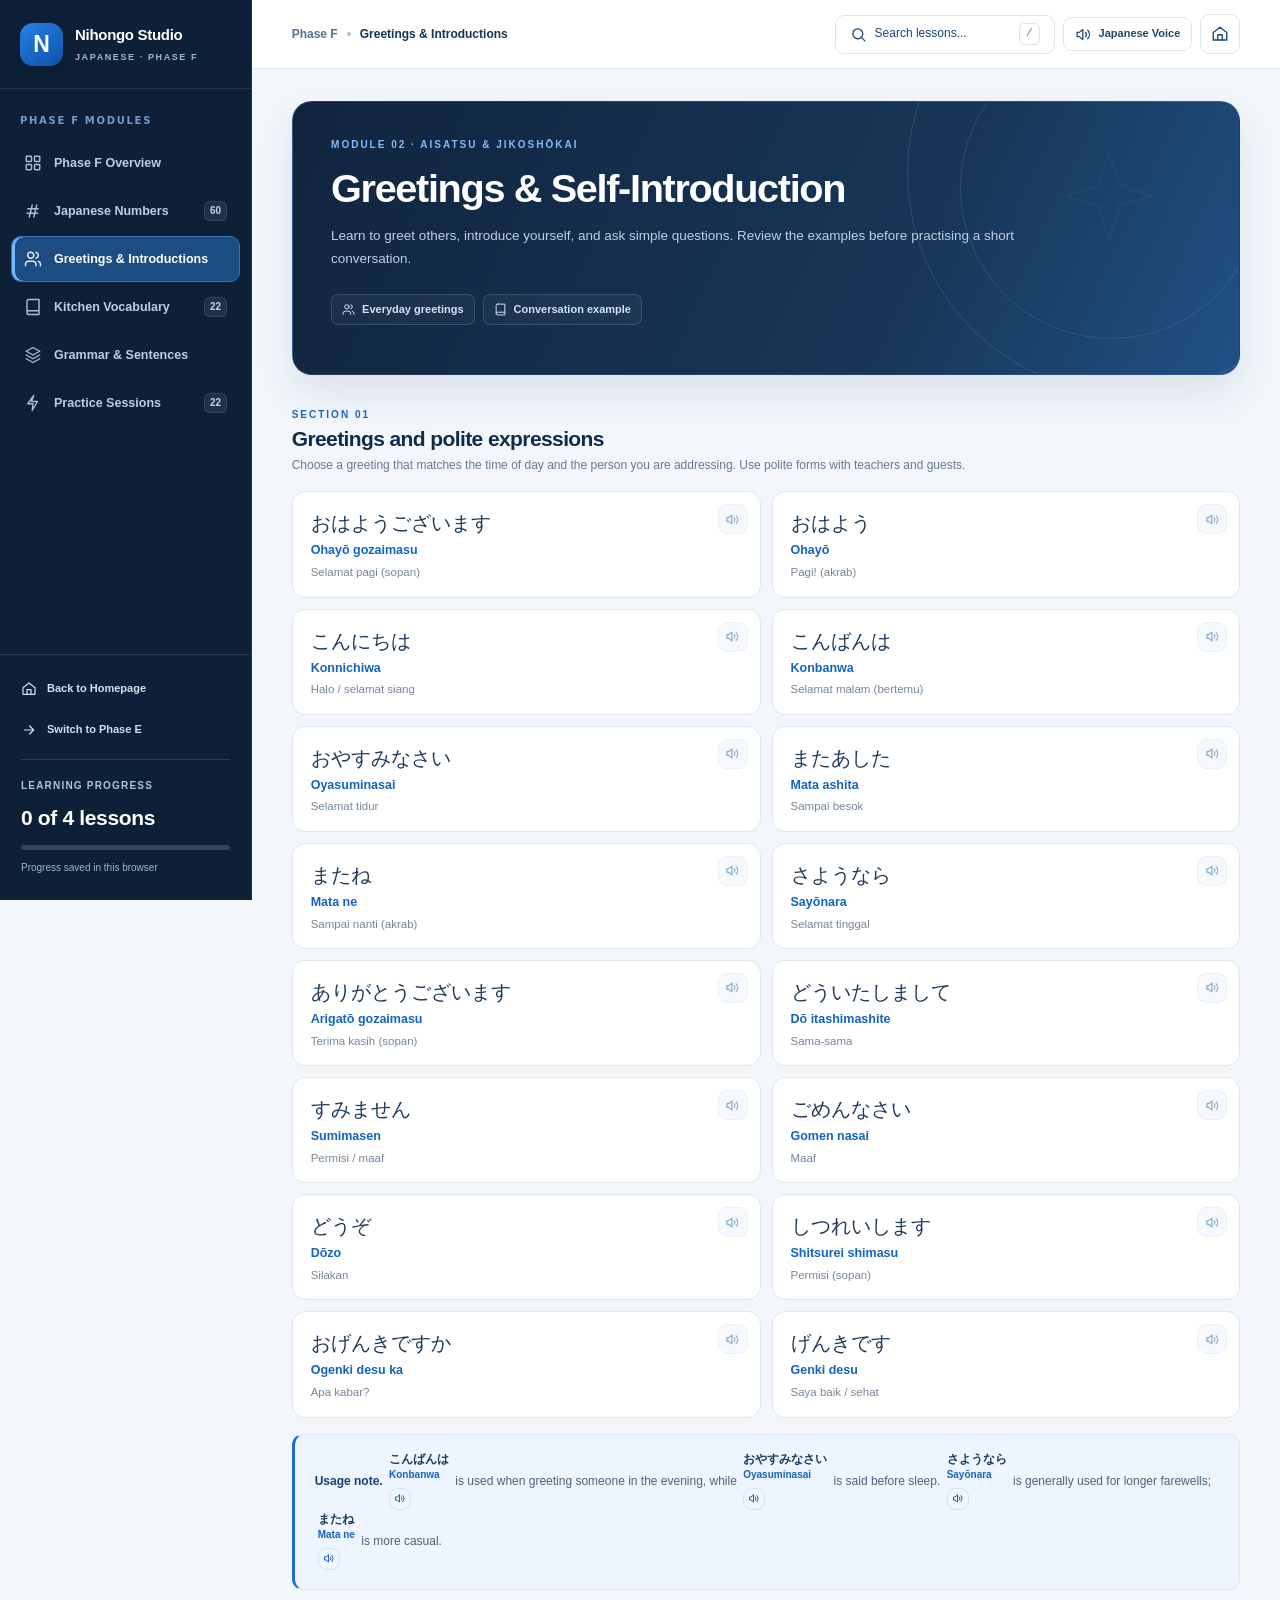
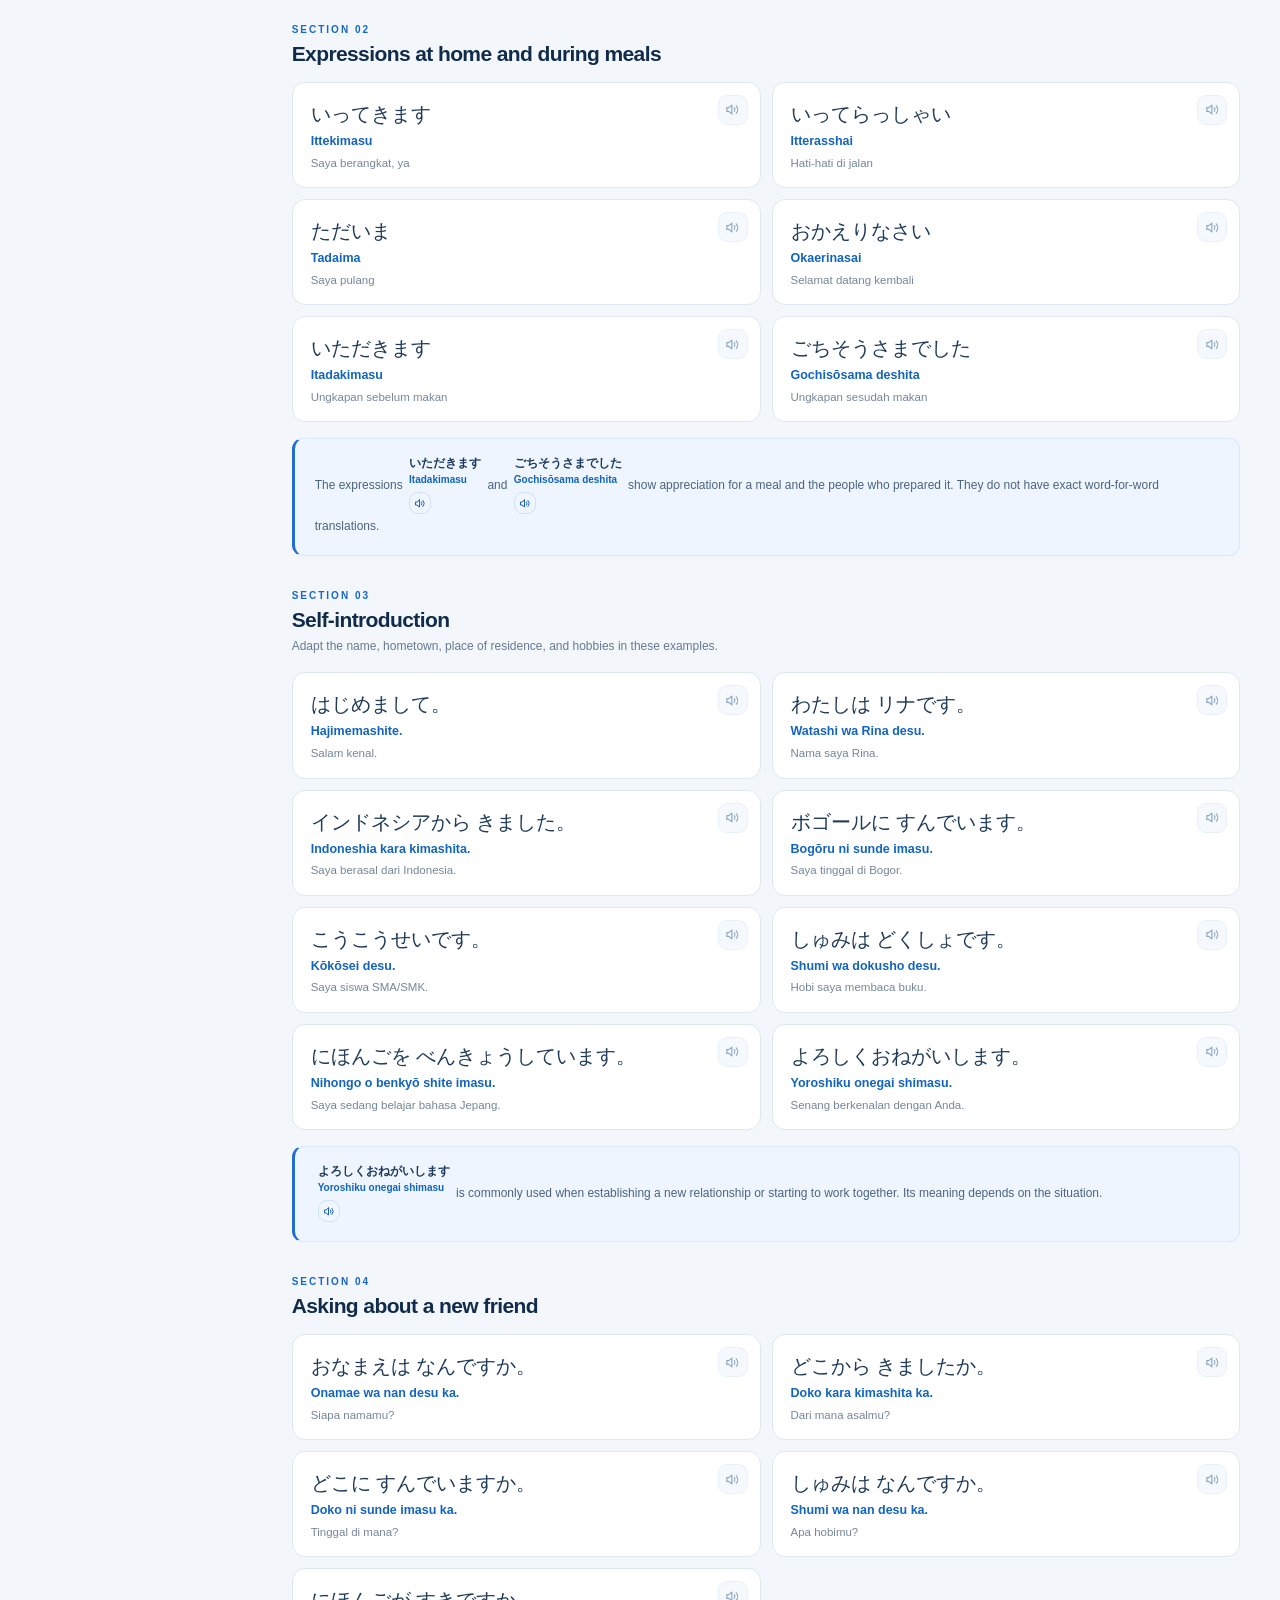
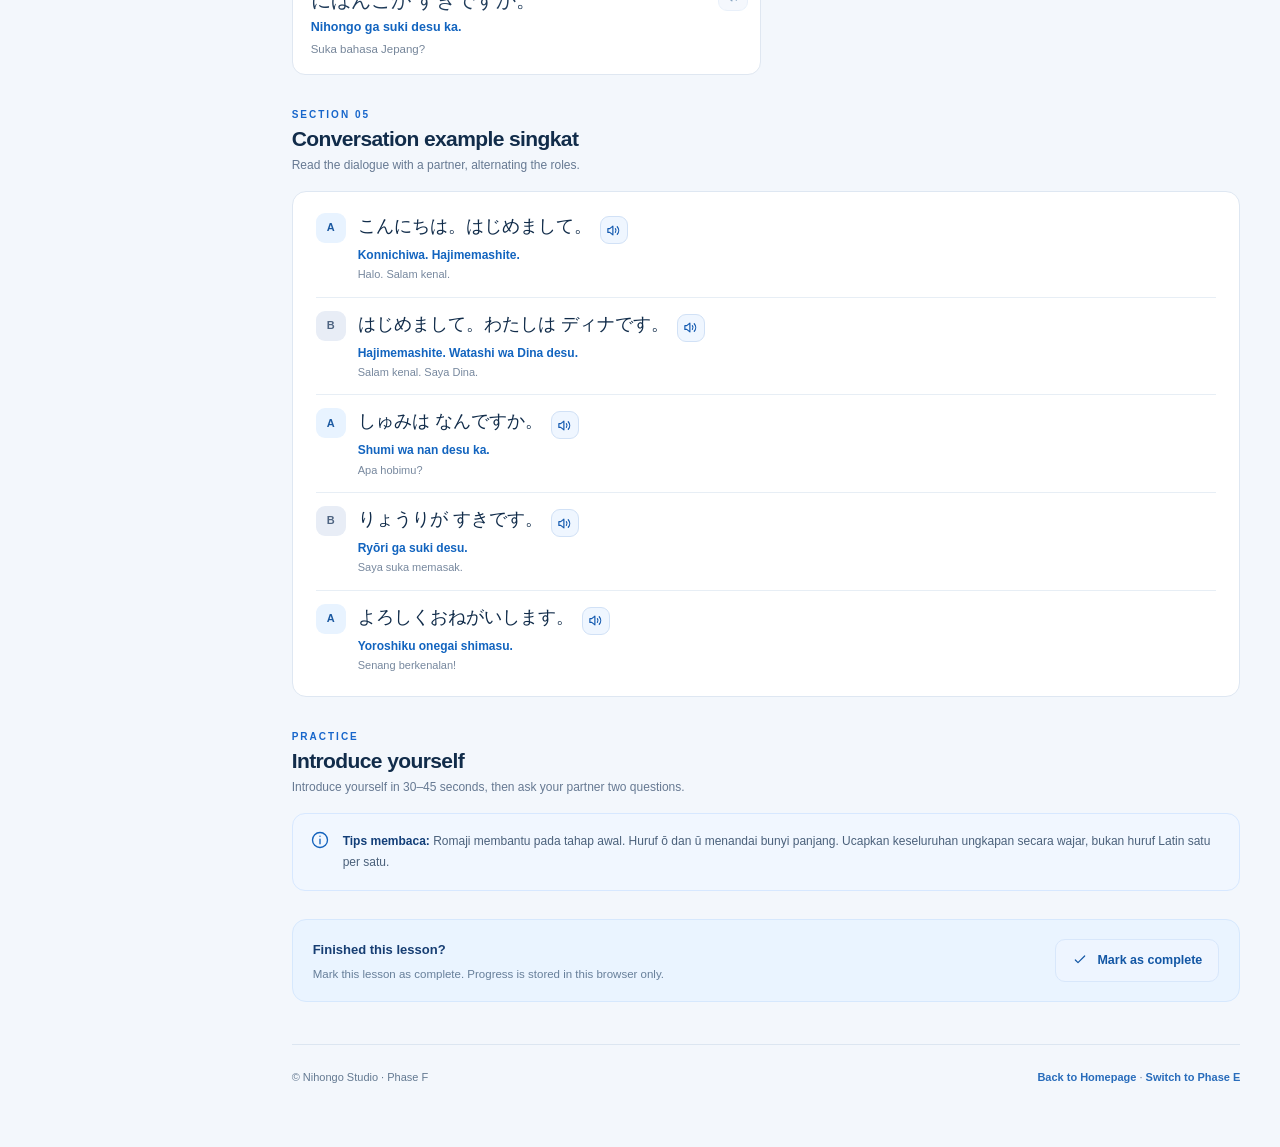
<file: salam.html>
<!doctype html>
<html lang="en"><head><meta charset="utf-8"><meta name="viewport" content="width=device-width,initial-scale=1"><meta name="theme-color" content="#0b192b"><meta name="description" content="Phase F Japanese language learning: greetings & self-introduction, audio examples, and practice."/><title>Greetings & Self-Introduction · Phase F | Nihongo Studio</title><link rel="icon" href="assets/favicon.svg" type="image/svg+xml"><link rel="stylesheet" href="assets/style.css"><link rel="stylesheet" href="assets/audio.css"><link rel="stylesheet" href="assets/unified-ui.css"></head><body class="learning-app" data-page="salam"><div id="app"></div><noscript>Enable JavaScript to use the interactive lessons and practice sessions.</noscript><script src="assets/data.js" defer></script><script src="assets/sessions.js" defer></script><script src="assets/audio.js?v=20261123-number-reading" defer></script><script src="assets/app.js" defer></script></body></html>
</file>
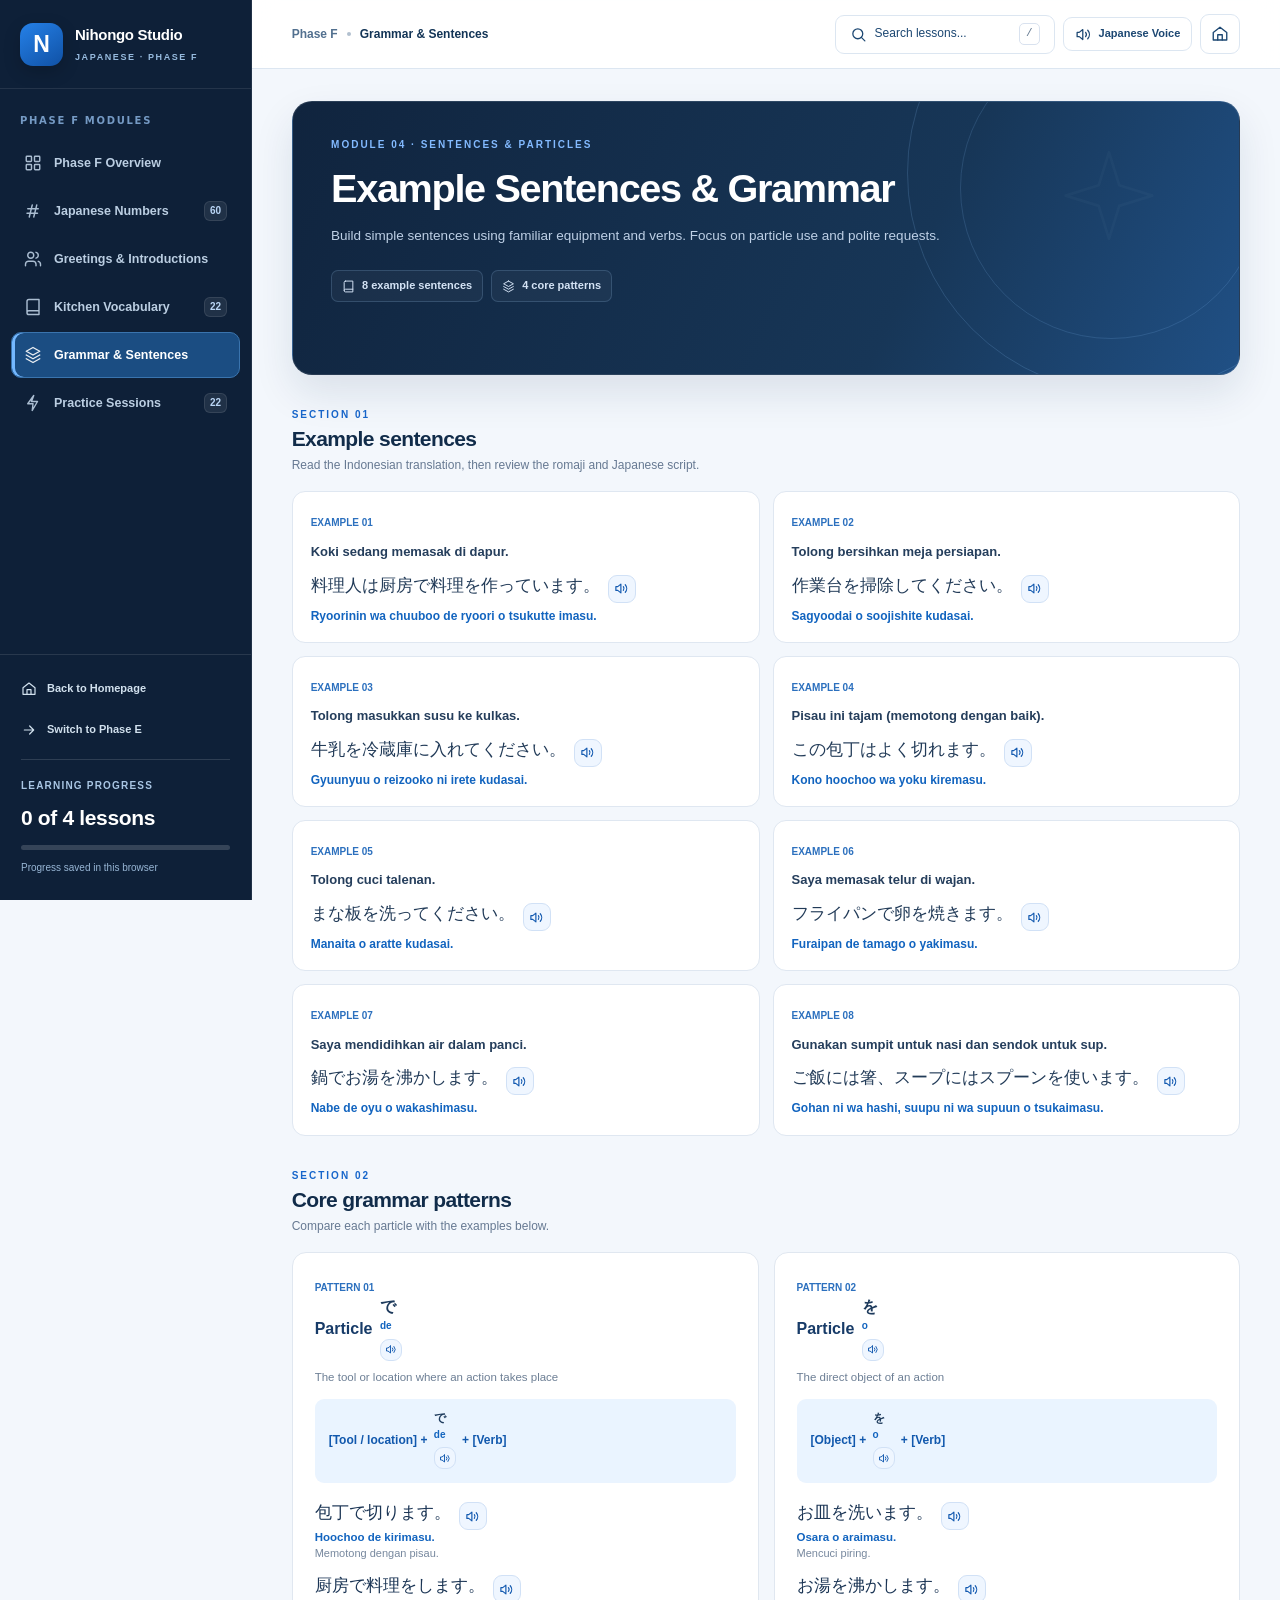
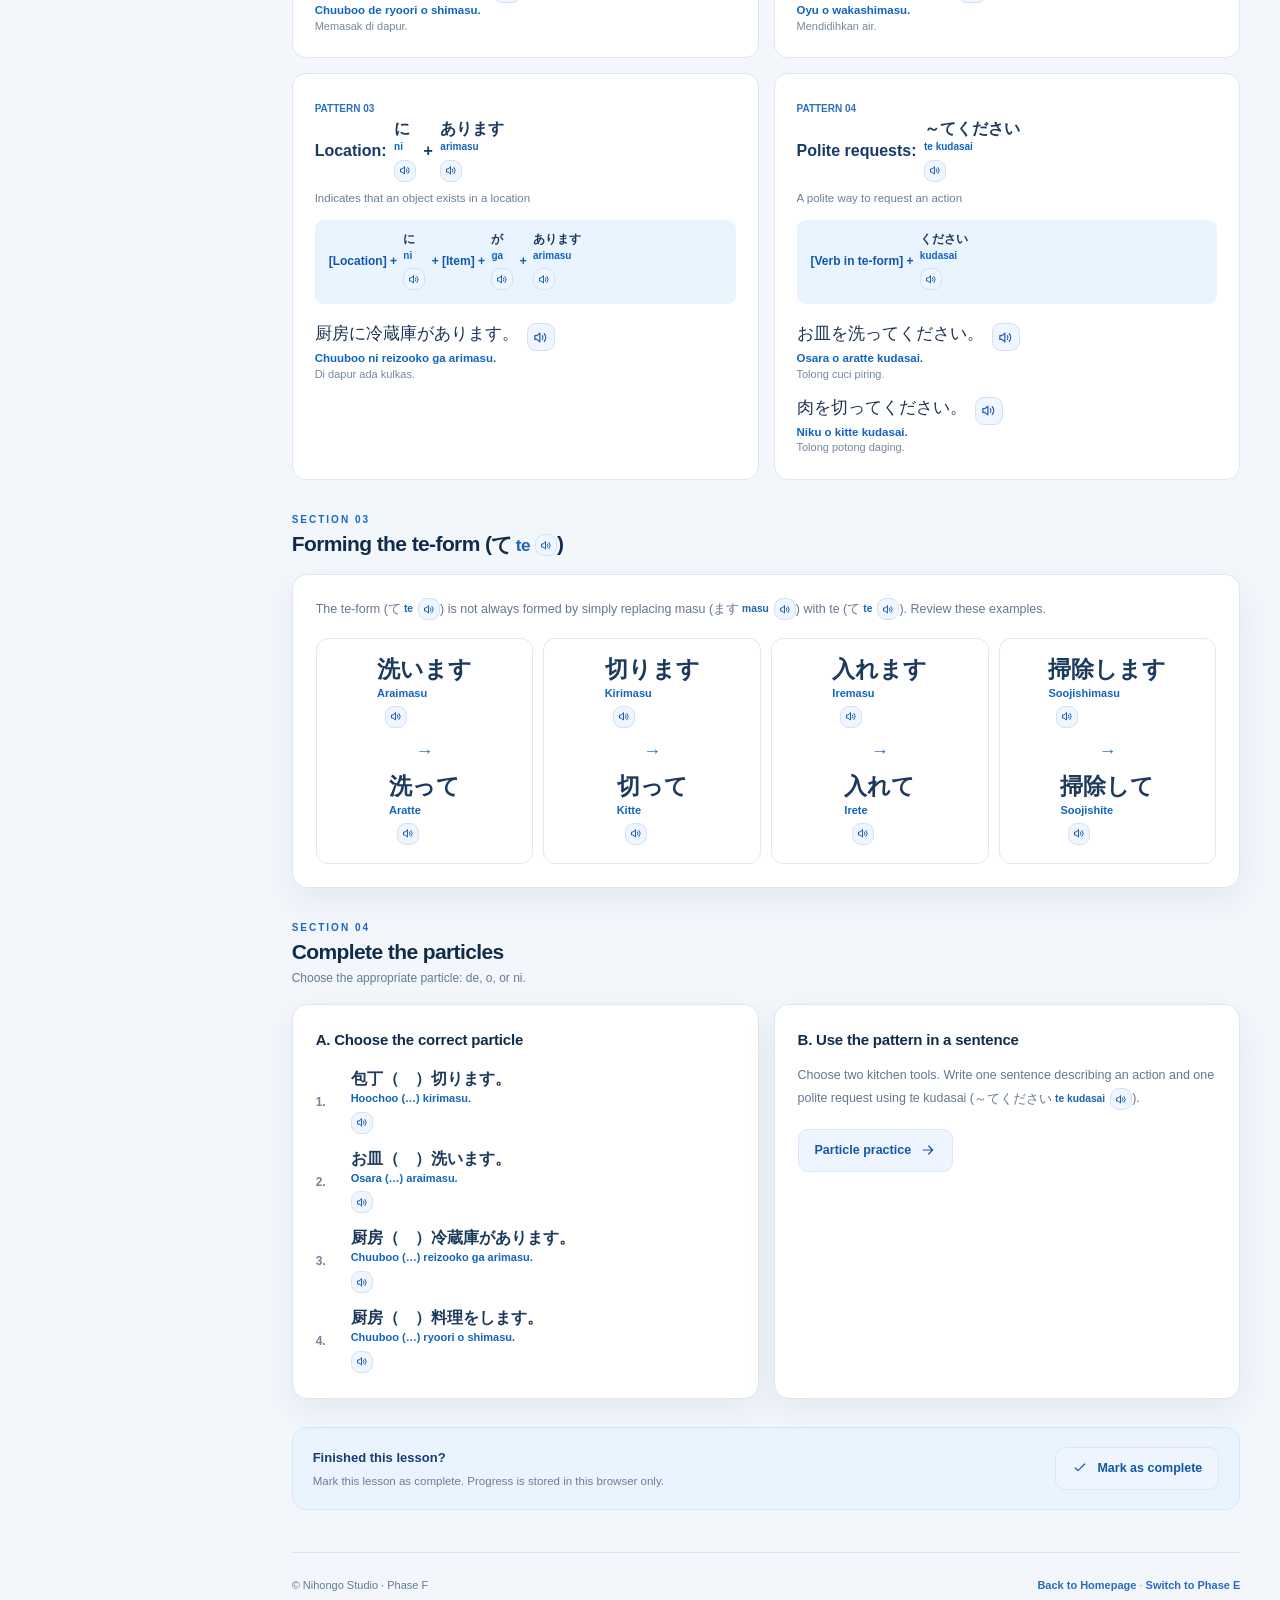
<file: tata-bahasa.html>
<!doctype html>
<html lang="en"><head><meta charset="utf-8"><meta name="viewport" content="width=device-width,initial-scale=1"><meta name="theme-color" content="#0b192b"><meta name="description" content="Phase F Japanese language learning: grammar & sentences, audio examples, and practice."/><title>Grammar & Sentences · Phase F | Nihongo Studio</title><link rel="icon" href="assets/favicon.svg" type="image/svg+xml"><link rel="stylesheet" href="assets/style.css"><link rel="stylesheet" href="assets/audio.css"><link rel="stylesheet" href="assets/unified-ui.css"></head><body class="learning-app" data-page="tatabahasa"><div id="app"></div><noscript>Enable JavaScript to use the interactive lessons and practice sessions.</noscript><script src="assets/data.js" defer></script><script src="assets/sessions.js" defer></script><script src="assets/audio.js?v=20261123-number-reading" defer></script><script src="assets/app.js" defer></script></body></html>
</file>
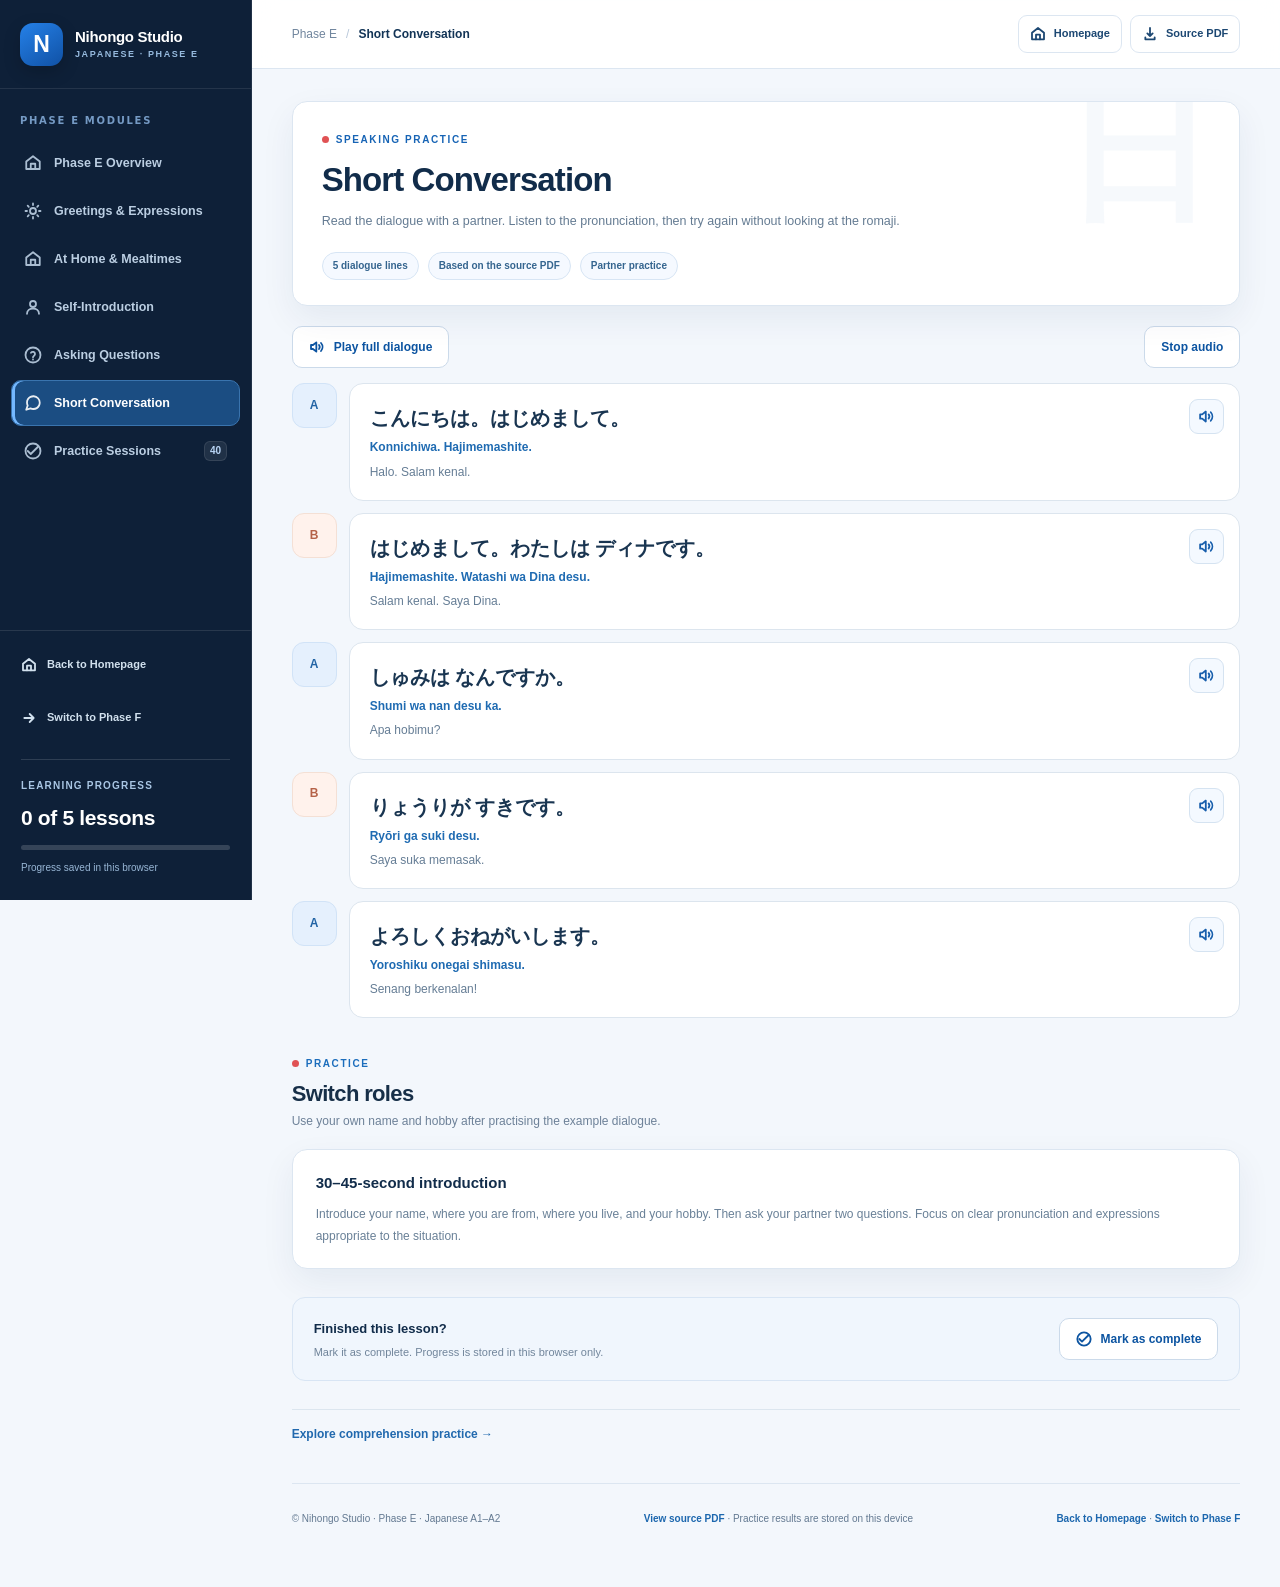
<file: fase-e/dialog.html>
<!doctype html>
<html lang="en"><head><meta charset="utf-8"><meta name="viewport" content="width=device-width, initial-scale=1"><meta name="theme-color" content="#101f35"><meta name="description" content="Phase E Japanese: short conversation, Japanese audio, Indonesian translations, and practice."/><title>Short Conversation · Phase E | Nihongo Studio</title><link rel="icon" href="../assets/favicon.svg" type="image/svg+xml"><link rel="stylesheet" href="assets/style.css"><link rel="stylesheet" href="../assets/unified-ui.css"></head><body class="learning-app" data-page="dialog"><div id="app"></div><noscript><p>Enable JavaScript to use these interactive lessons.</p></noscript><script src="assets/data.js" defer></script><script src="assets/app.js" defer></script></body></html>
</file>
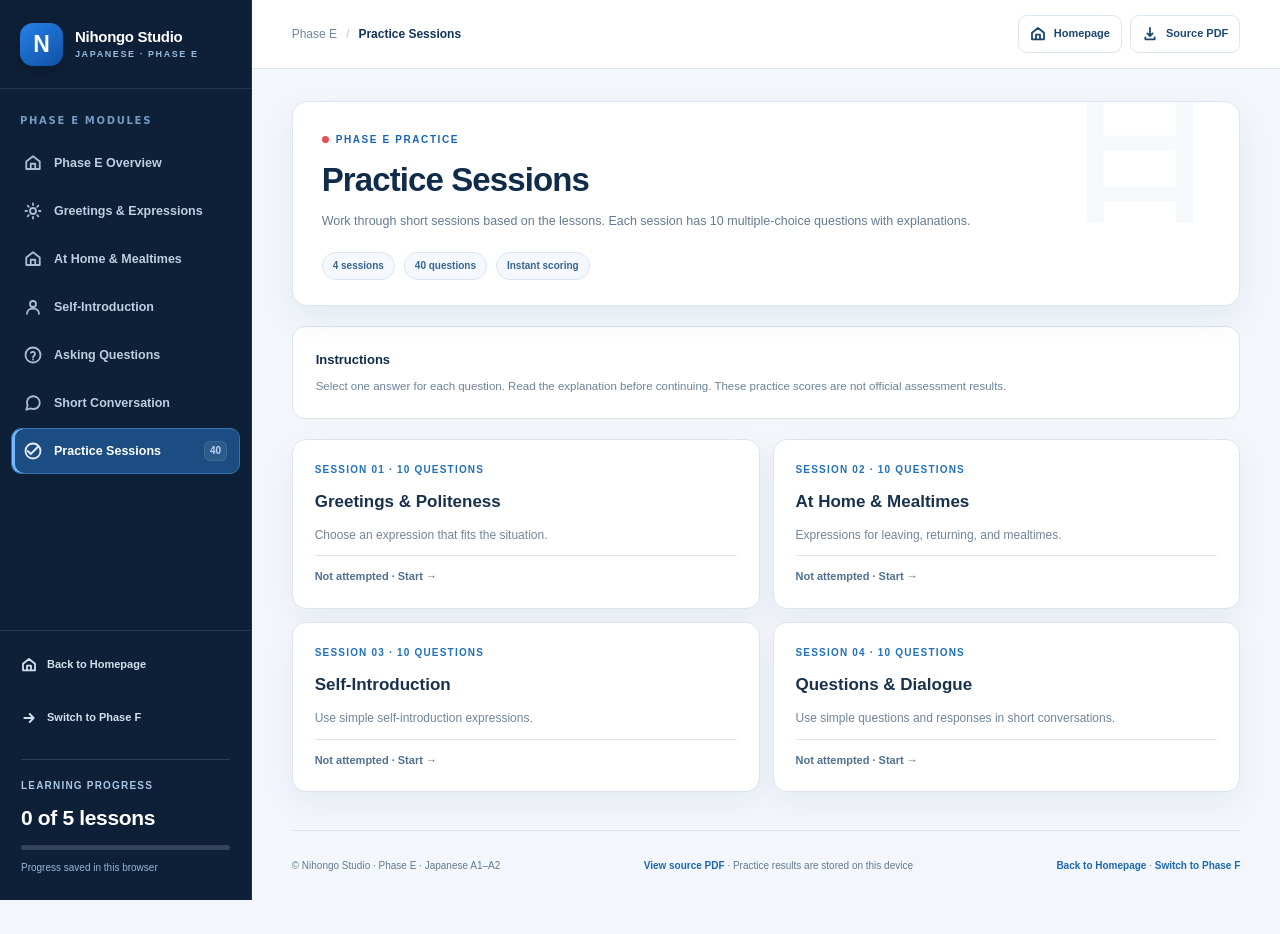
<file: fase-e/latihan.html>
<!doctype html>
<html lang="en"><head><meta charset="utf-8"><meta name="viewport" content="width=device-width, initial-scale=1"><meta name="theme-color" content="#101f35"><meta name="description" content="Phase E Japanese: practice sessions, Japanese audio, Indonesian translations, and practice."/><title>Practice Sessions · Phase E | Nihongo Studio</title><link rel="icon" href="../assets/favicon.svg" type="image/svg+xml"><link rel="stylesheet" href="assets/style.css"><link rel="stylesheet" href="../assets/unified-ui.css"></head><body class="learning-app" data-page="latihan"><div id="app"></div><noscript><p>Enable JavaScript to use these interactive lessons.</p></noscript><script src="assets/data.js" defer></script><script src="assets/app.js" defer></script></body></html>
</file>
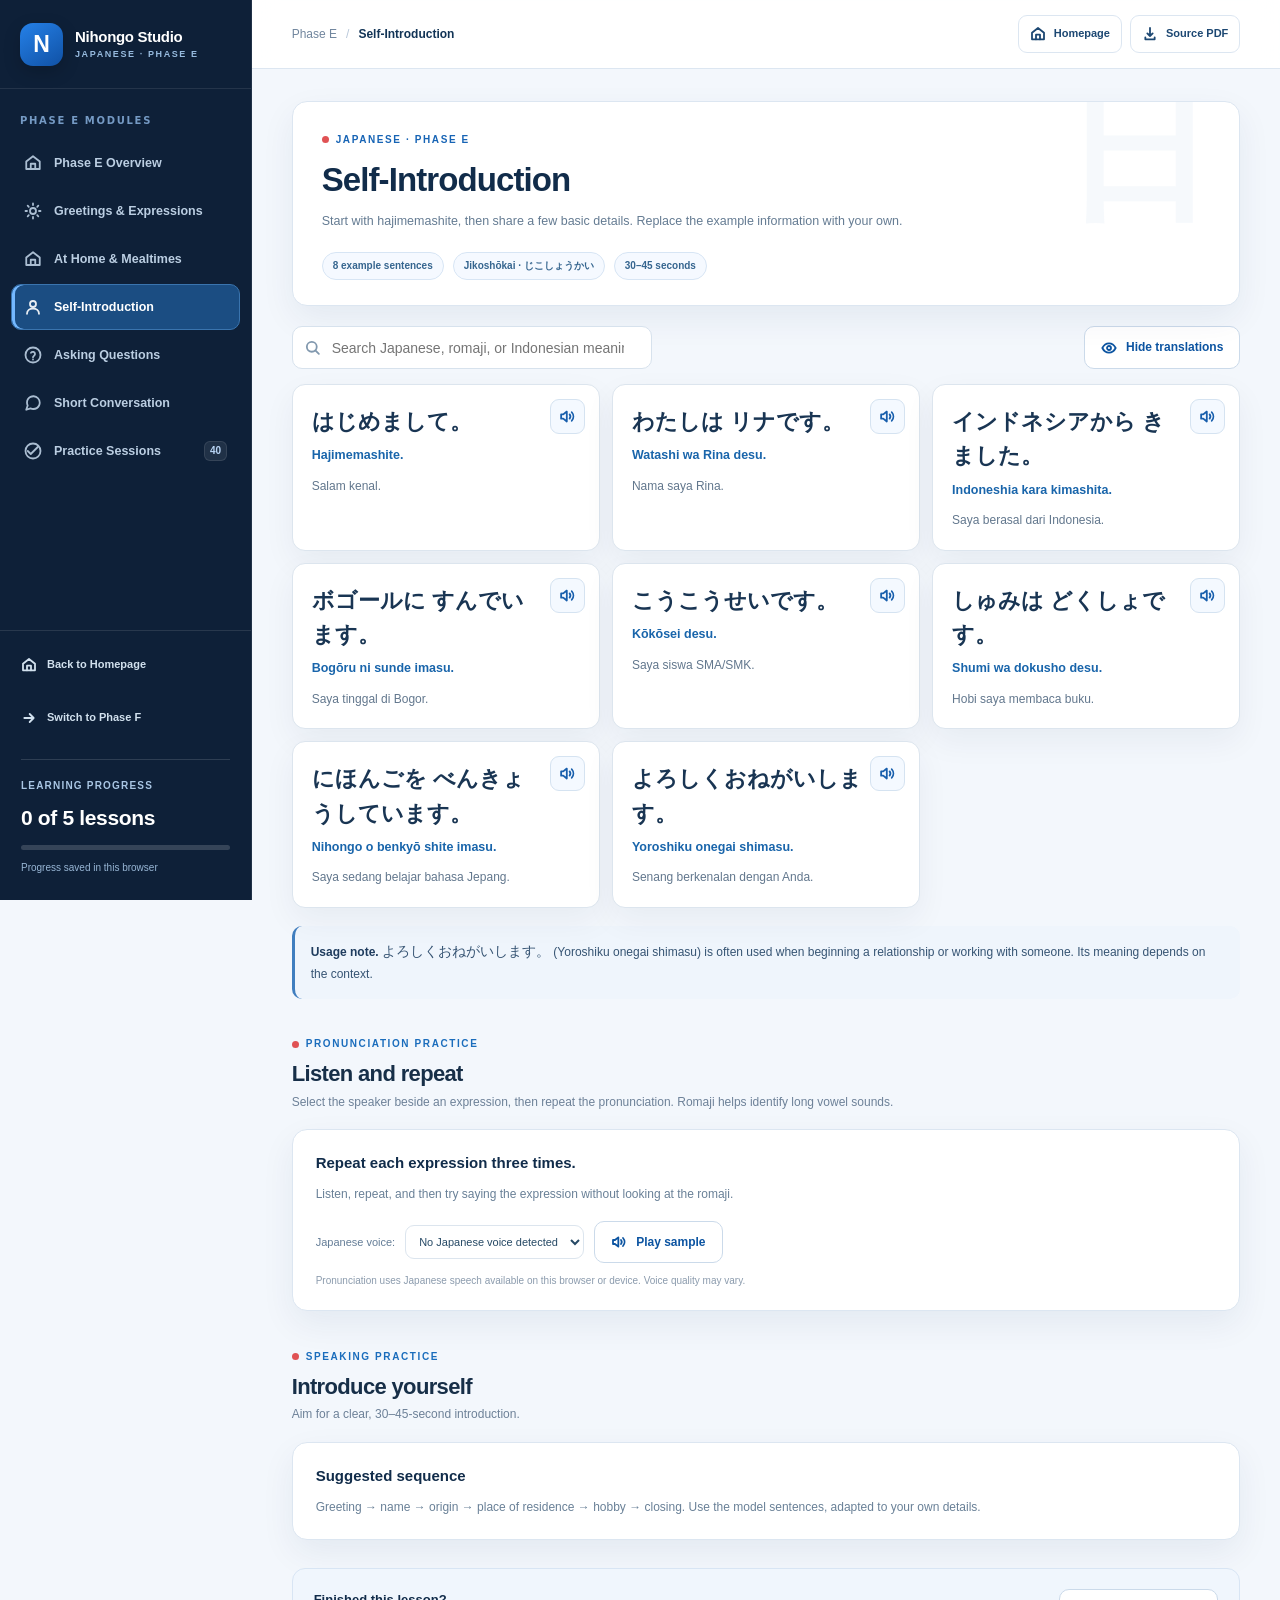
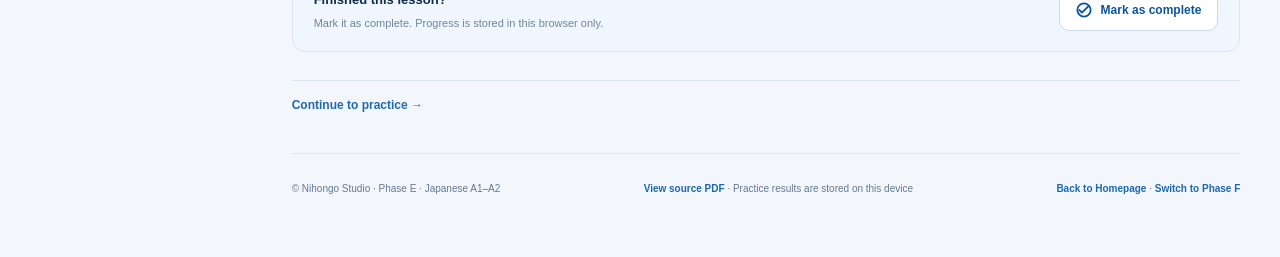
<file: fase-e/perkenalan.html>
<!doctype html>
<html lang="en"><head><meta charset="utf-8"><meta name="viewport" content="width=device-width, initial-scale=1"><meta name="theme-color" content="#101f35"><meta name="description" content="Phase E Japanese: self-introduction, Japanese audio, Indonesian translations, and practice."/><title>Self-Introduction · Phase E | Nihongo Studio</title><link rel="icon" href="../assets/favicon.svg" type="image/svg+xml"><link rel="stylesheet" href="assets/style.css"><link rel="stylesheet" href="../assets/unified-ui.css"></head><body class="learning-app" data-page="perkenalan"><div id="app"></div><noscript><p>Enable JavaScript to use these interactive lessons.</p></noscript><script src="assets/data.js" defer></script><script src="assets/app.js" defer></script></body></html>
</file>
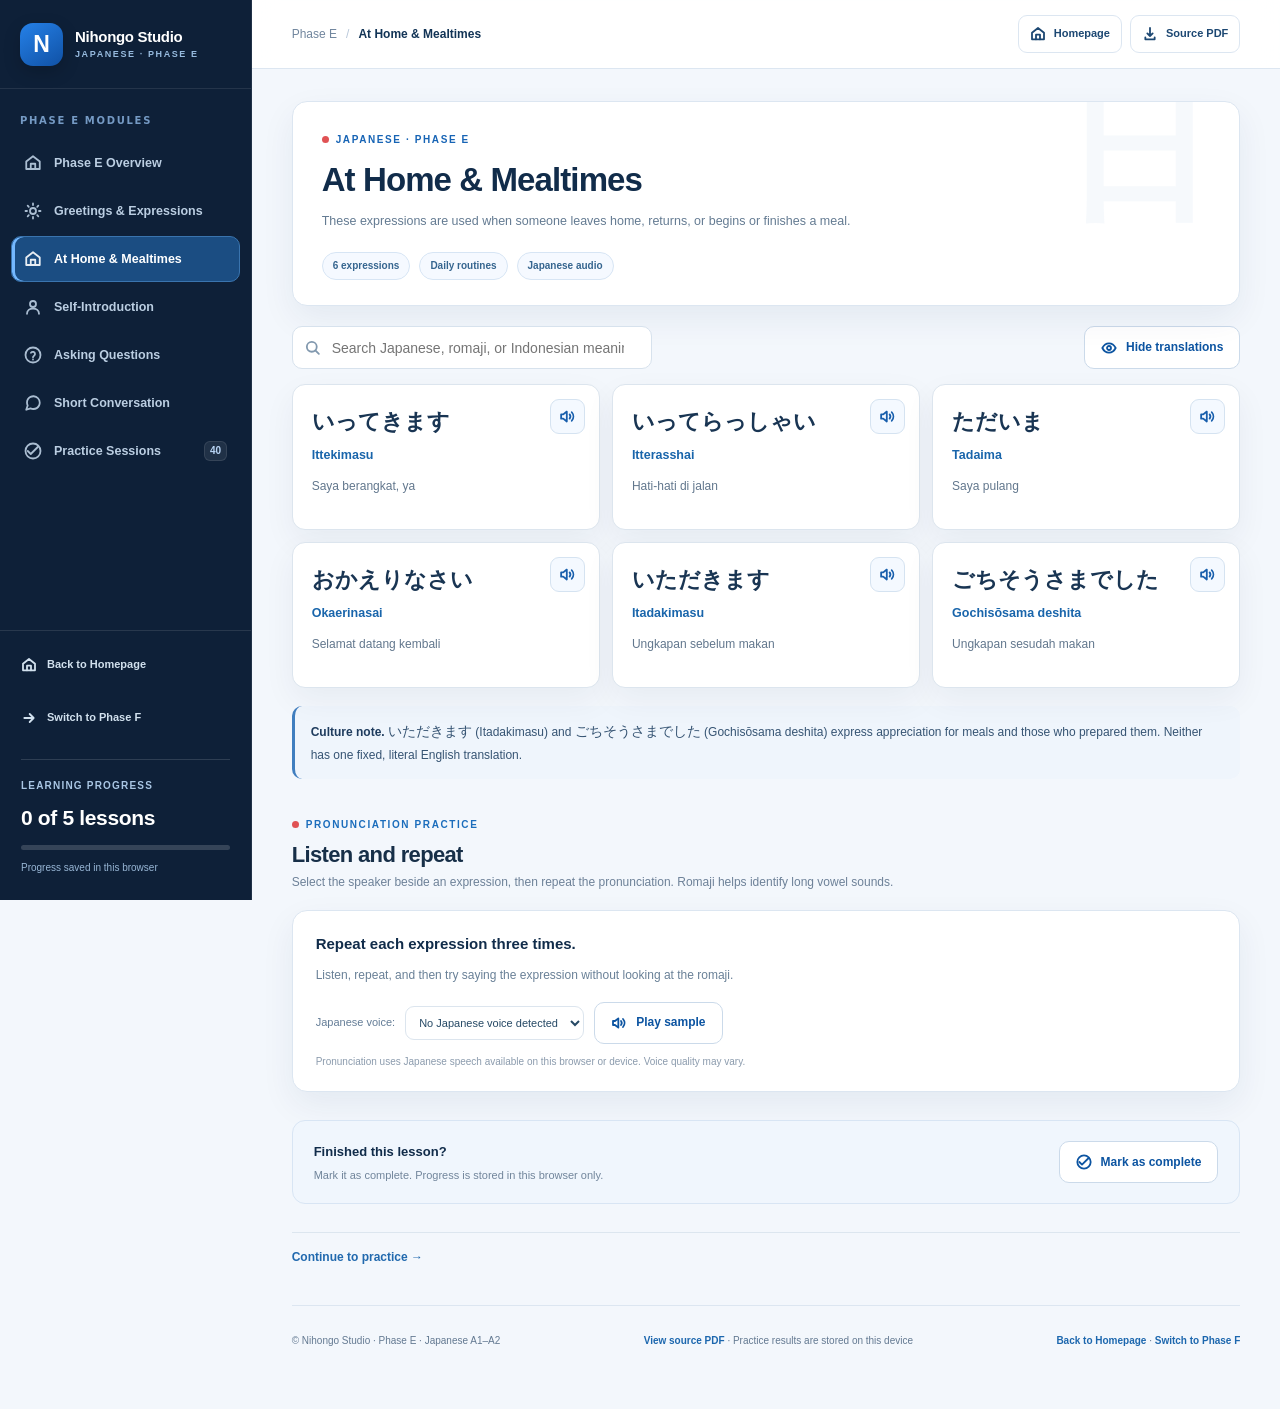
<file: fase-e/rumah.html>
<!doctype html>
<html lang="en"><head><meta charset="utf-8"><meta name="viewport" content="width=device-width, initial-scale=1"><meta name="theme-color" content="#101f35"><meta name="description" content="Phase E Japanese: at home & mealtimes, Japanese audio, Indonesian translations, and practice."/><title>At Home & Mealtimes · Phase E | Nihongo Studio</title><link rel="icon" href="../assets/favicon.svg" type="image/svg+xml"><link rel="stylesheet" href="assets/style.css"><link rel="stylesheet" href="../assets/unified-ui.css"></head><body class="learning-app" data-page="rumah"><div id="app"></div><noscript><p>Enable JavaScript to use these interactive lessons.</p></noscript><script src="assets/data.js" defer></script><script src="assets/app.js" defer></script></body></html>
</file>
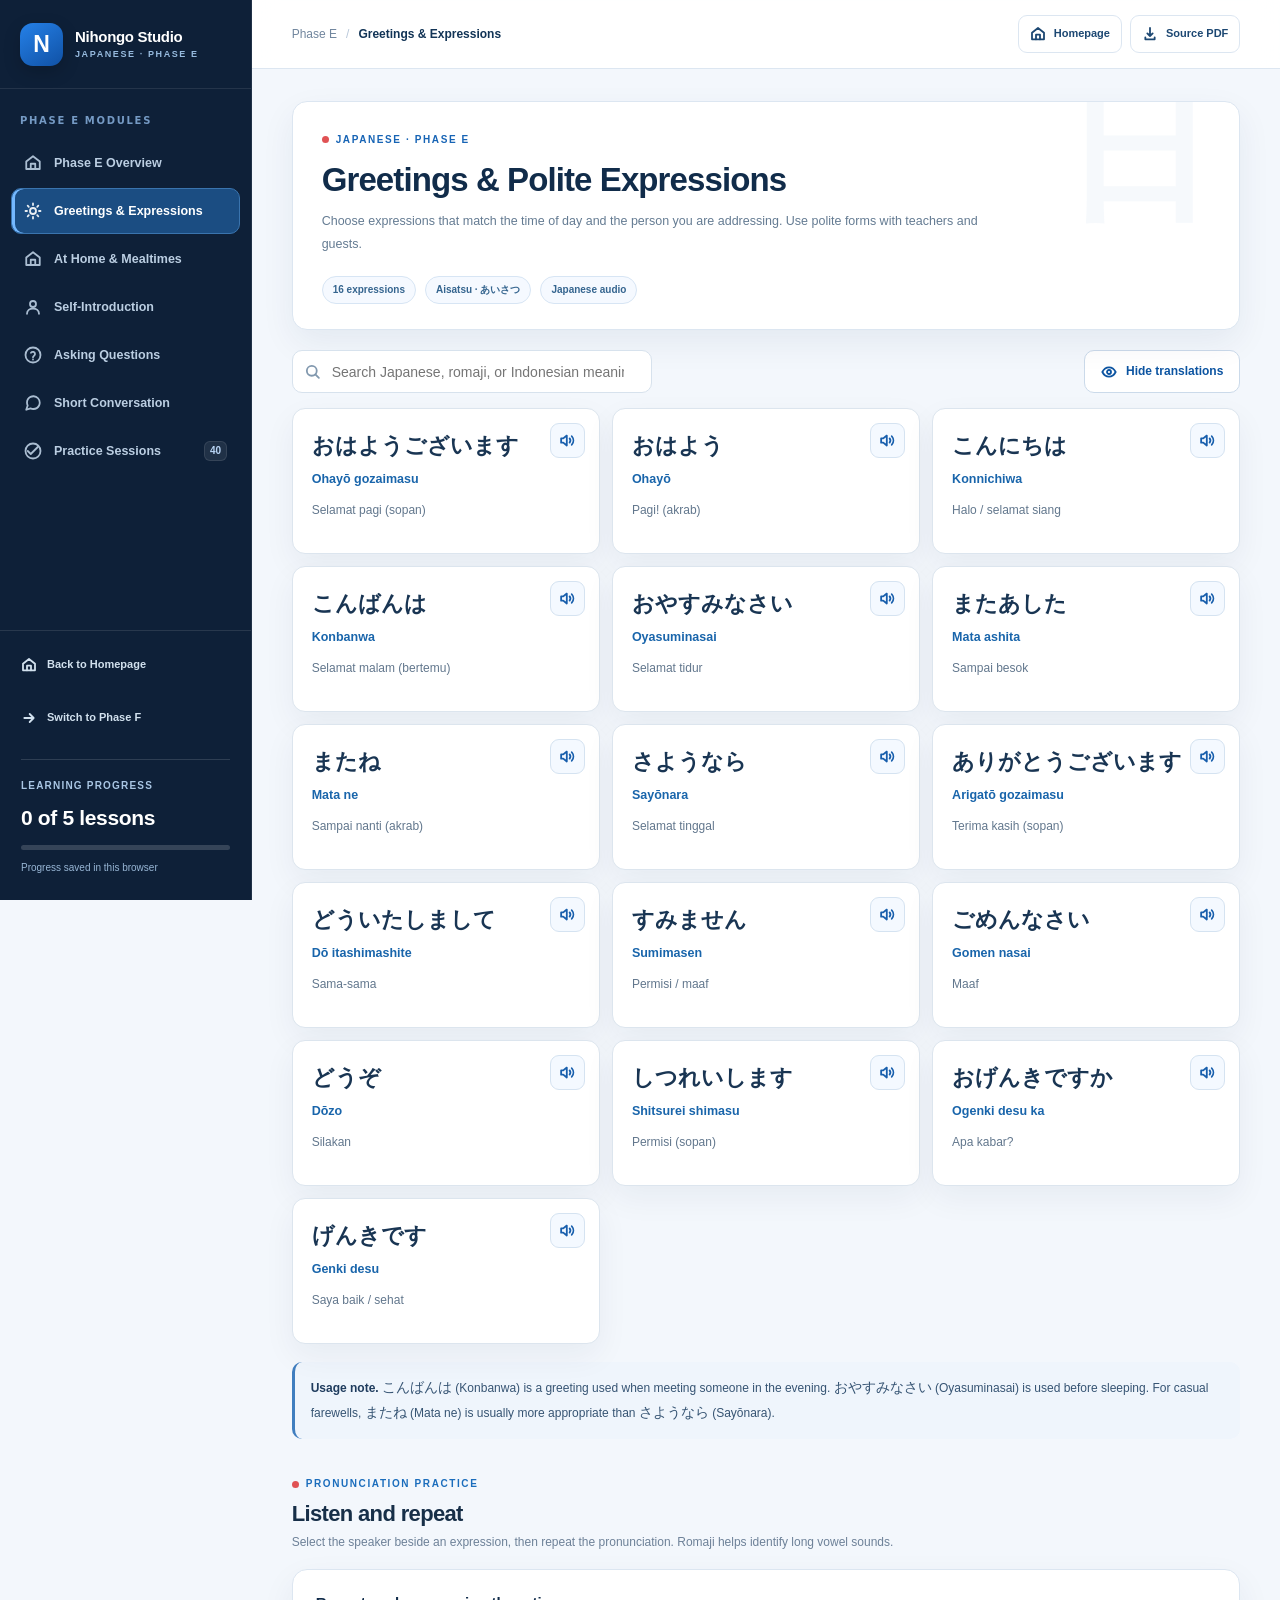
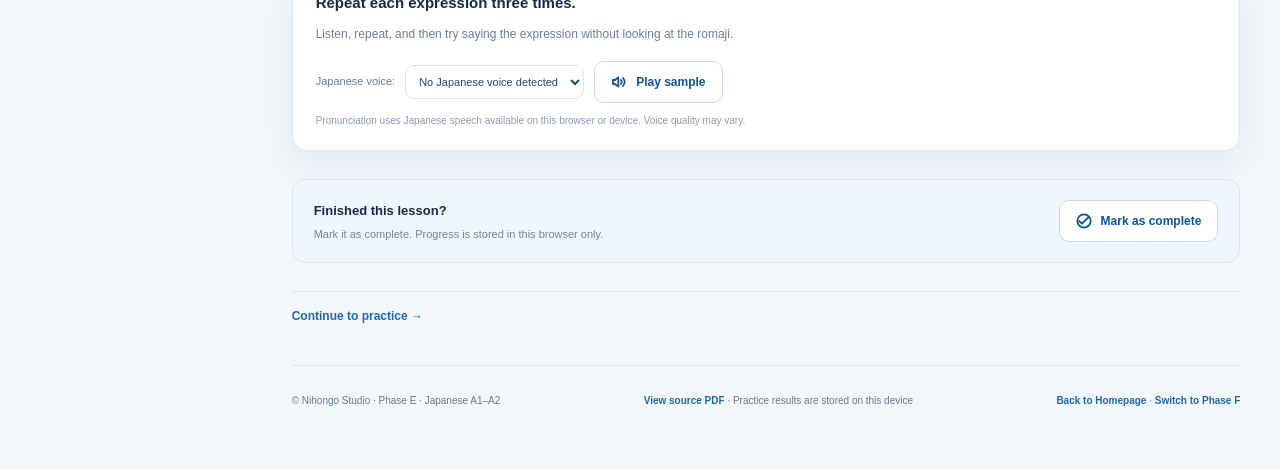
<file: fase-e/salam.html>
<!doctype html>
<html lang="en"><head><meta charset="utf-8"><meta name="viewport" content="width=device-width, initial-scale=1"><meta name="theme-color" content="#101f35"><meta name="description" content="Phase E Japanese: greetings & expressions, Japanese audio, Indonesian translations, and practice."/><title>Greetings & Expressions · Phase E | Nihongo Studio</title><link rel="icon" href="../assets/favicon.svg" type="image/svg+xml"><link rel="stylesheet" href="assets/style.css"><link rel="stylesheet" href="../assets/unified-ui.css"></head><body class="learning-app" data-page="salam"><div id="app"></div><noscript><p>Enable JavaScript to use these interactive lessons.</p></noscript><script src="assets/data.js" defer></script><script src="assets/app.js" defer></script></body></html>
</file>
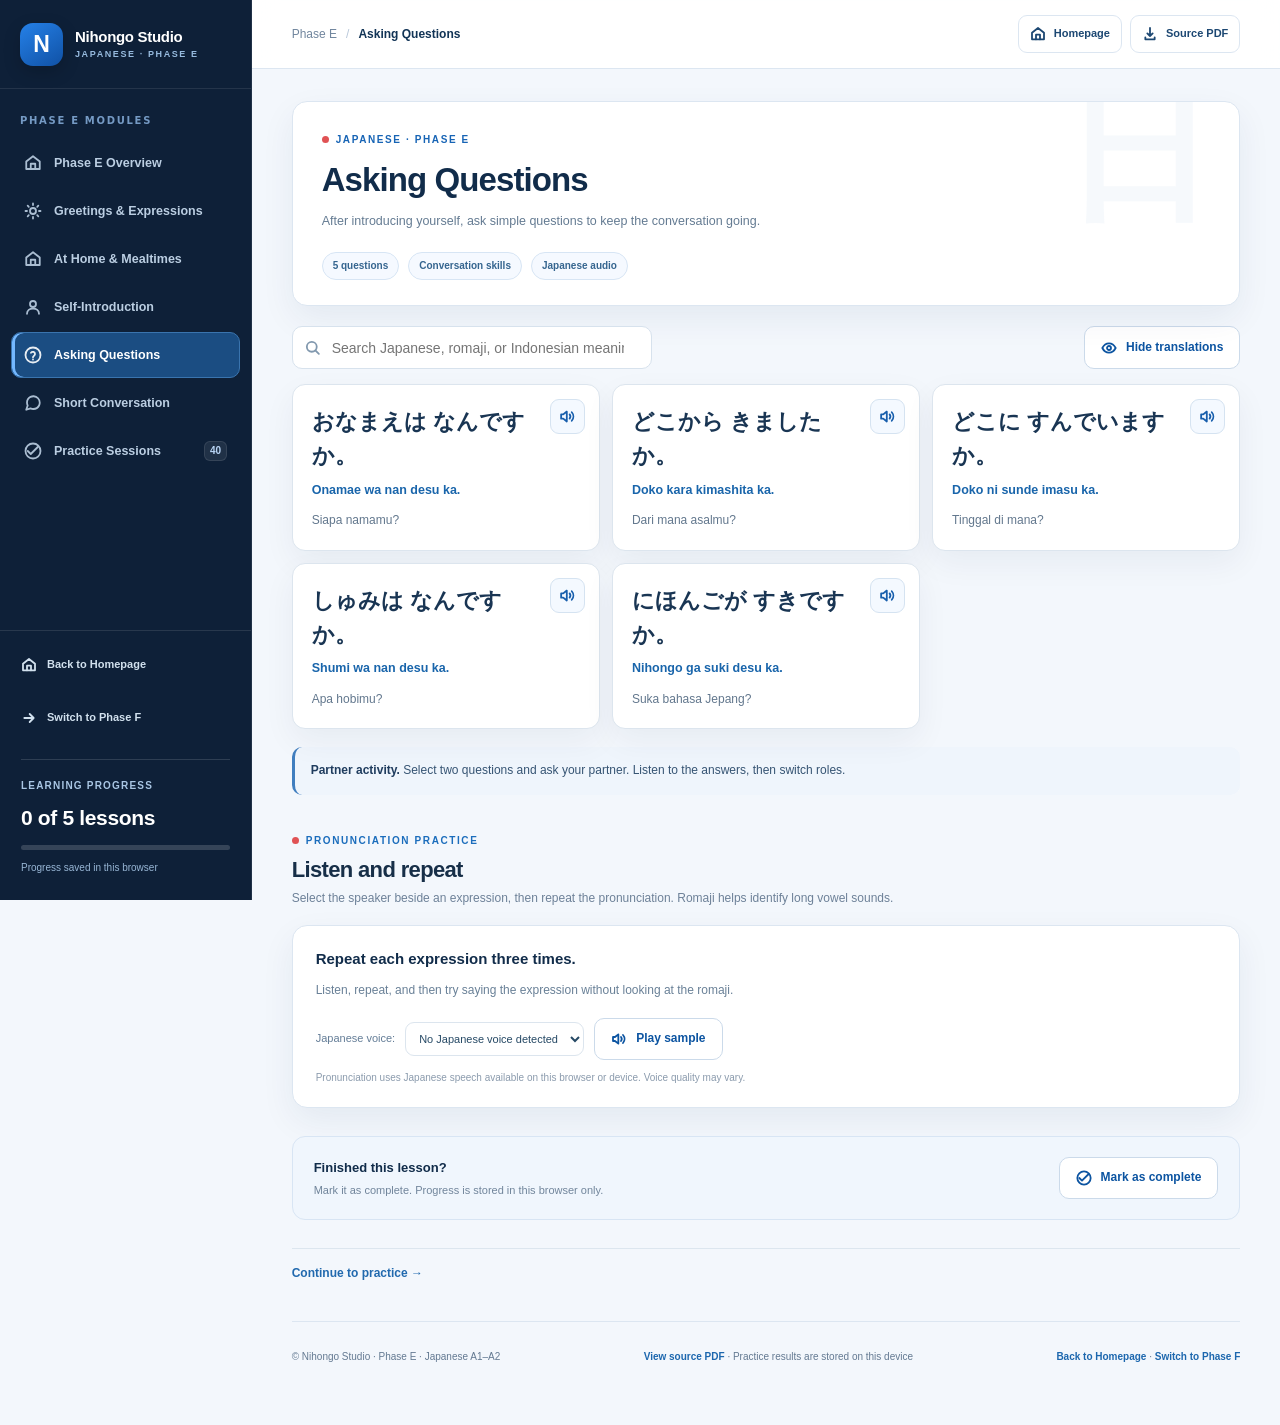
<file: fase-e/tanya.html>
<!doctype html>
<html lang="en"><head><meta charset="utf-8"><meta name="viewport" content="width=device-width, initial-scale=1"><meta name="theme-color" content="#101f35"><meta name="description" content="Phase E Japanese: asking questions, Japanese audio, Indonesian translations, and practice."/><title>Asking Questions · Phase E | Nihongo Studio</title><link rel="icon" href="../assets/favicon.svg" type="image/svg+xml"><link rel="stylesheet" href="assets/style.css"><link rel="stylesheet" href="../assets/unified-ui.css"></head><body class="learning-app" data-page="tanya"><div id="app"></div><noscript><p>Enable JavaScript to use these interactive lessons.</p></noscript><script src="assets/data.js" defer></script><script src="assets/app.js" defer></script></body></html>
</file>
<file: assets/portal.css>
:root{color-scheme:light;--ink:#122842;--muted:#63758a;--blue:#2268bb;--navy:#071b30;--line:#dce6ef;--bg:#f5f8fc}
*{box-sizing:border-box}html{scroll-behavior:smooth}body{margin:0;font-family:'Segoe UI',Arial,sans-serif;background:var(--bg);color:var(--ink);-webkit-font-smoothing:antialiased}
a{text-decoration:none;color:inherit}button,a{-webkit-tap-highlight-color:transparent}a:focus-visible{outline:3px solid #4c9eff;outline-offset:4px}
.portal{min-height:100vh;display:flex;flex-direction:column}.portal-header{background:#fff;border-bottom:1px solid var(--line)}.header-inner{width:min(1110px,calc(100% - 44px));height:90px;margin:auto;display:flex;align-items:center;justify-content:space-between;gap:24px}
.brand{display:flex;align-items:center;gap:14px;font-weight:800;font-family:'Segoe UI',Arial,sans-serif;font-size:19px;letter-spacing:-.5px}.brand-mark{display:grid;place-items:center;width:46px;height:46px;background:linear-gradient(145deg,#2272d5,#0b437d);border-radius:14px;color:#fff;font-size:24px;font-weight:800;box-shadow:0 8px 18px #1d5ead22}.brand-detail{display:block;color:#7187a2;font-size:10px;letter-spacing:1.35px;font-weight:800;text-transform:uppercase;margin-top:4px}
.header-nav{display:flex;gap:9px}.header-nav a{font-size:13px;font-weight:800;color:#3e5a77;padding:10px 15px;border-radius:10px}.header-nav a:hover,.header-nav a[aria-current]{background:#eaf3fc;color:#1456a1}
.portal-main{width:min(1110px,calc(100% - 44px));margin:0 auto;flex:1;padding:70px 0 78px}.intro{max-width:780px}.eyebrow{display:inline-flex;gap:9px;align-items:center;text-transform:uppercase;letter-spacing:2px;font-size:11px;font-weight:800;color:#2268bb}.eyebrow::before{content:'';width:7px;height:7px;background:#2a85d4;border-radius:50%}.intro h1{font-family:'Segoe UI',Arial,sans-serif;letter-spacing:-2.3px;font-size:clamp(34px,5vw,61px);line-height:1.12;margin:16px 0 17px;color:#102b4a;font-weight:800}.intro p{max-width:630px;color:#586f86;font-size:16px;line-height:1.85;margin:0}
.phase-grid{display:grid;grid-template-columns:repeat(2,minmax(0,1fr));gap:20px;margin-top:38px}.phase-card{position:relative;background:#fff;border:1px solid #dbe6f0;border-radius:24px;padding:35px 33px 30px;min-height:335px;display:flex;flex-direction:column;align-items:flex-start;box-shadow:0 14px 36px #1639530a;transition:border-color .2s,transform .2s,box-shadow .2s;overflow:hidden}.phase-card:after{position:absolute;content:'';width:210px;height:210px;border:1px solid #e1eaf4;border-radius:50%;right:-85px;top:-86px;pointer-events:none}.phase-card:hover,.phase-card:focus-visible{transform:translateY(-3px);border-color:#72a9df;box-shadow:0 20px 42px #16395315}.phase-card.featured{background:linear-gradient(145deg,#0c2b4c,#092037);border-color:#153f67;color:#fff}.phase-card.featured:after{border-color:#ffffff17}.phase-icon{display:grid;place-items:center;background:#eaf3fe;color:#1c62b5;border-radius:16px;width:58px;height:58px;font-weight:800;font-size:23px;font-family:'Segoe UI',Arial,sans-serif;letter-spacing:-1px}.featured .phase-icon{background:#ffffff18;color:#fff}.card-step{margin:25px 0 8px;color:#2467ae;font-weight:800;font-size:11px;text-transform:uppercase;letter-spacing:1.4px}.featured .card-step{color:#91c2f8}.phase-card h2{font-family:'Segoe UI',Arial,sans-serif;font-size:28px;letter-spacing:-1px;margin:0 0 11px;line-height:1.25}.phase-card p{font-size:13px;line-height:1.85;color:#667f98;margin:0 0 22px;max-width:400px}.featured p{color:#bed0e1}.card-cta{margin-top:auto;display:inline-flex;gap:12px;align-items:center;font-size:13px;font-weight:800;color:#1a64bb}.featured .card-cta{color:#b2d7ff}.card-cta svg{width:18px;height:18px}
.portal-foot{background:#fff;border-top:1px solid var(--line);padding:26px 0;color:#7a8ea2;font-size:12px}.footer-inner{width:min(1110px,calc(100% - 44px));margin:auto;display:flex;justify-content:space-between;gap:12px;flex-wrap:wrap}.footer-inner a{color:#2868ab}.small-note{font-size:12px;color:#71859a;margin:22px 0 0}
.backline{display:flex;align-items:center;gap:10px;font-size:13px;font-weight:700;color:#2f6299;margin-bottom:36px}.module-grid{display:grid;grid-template-columns:repeat(3,minmax(0,1fr));gap:15px;margin-top:36px}.module-card{background:#fff;display:flex;min-height:205px;flex-direction:column;gap:12px;padding:26px;border:1px solid var(--line);border-radius:18px;box-shadow:0 8px 23px #173c5907;transition:.2s}.module-card:hover,.module-card:focus-visible{border-color:#79aee7;transform:translateY(-2px)}.module-tag{font-size:10px;font-weight:800;color:#3977b9;letter-spacing:1.3px;text-transform:uppercase}.module-card h2{font-size:17px;font-family:'Segoe UI',Arial,sans-serif;font-weight:800;margin:0;letter-spacing:-.4px}.module-card p{font-size:12px;color:#687f96;line-height:1.75;margin:0}.module-card span:last-child{font-size:12px;font-weight:800;color:#206bbb;margin-top:auto}
.page-actions{display:flex;gap:12px;flex-wrap:wrap;margin-top:36px}.page-actions a{border:1px solid #c7d9ea;padding:13px 17px;border-radius:11px;font-size:12px;font-weight:800;background:#fff;color:#245e9a}.page-actions a:hover{background:#eaf4ff}
@media(max-width:800px){.portal-main{padding:48px 0 65px}.module-grid{grid-template-columns:repeat(2,minmax(0,1fr))}.phase-card{padding:28px}.intro h1{letter-spacing:-1.2px}}
@media(max-width:600px){.header-inner{height:76px}.brand{font-size:16px;gap:10px}.brand-mark{width:39px;height:39px;border-radius:11px;font-size:20px}.brand-detail{font-size:8px}.header-nav a{font-size:11px;padding:8px}.intro h1{font-size:35px;line-height:1.17}.intro p{font-size:14px}.phase-grid,.module-grid{grid-template-columns:1fr}.phase-card{min-height:280px;padding:27px}.phase-card h2{font-size:25px}.module-card{min-height:166px}.footer-inner{flex-direction:column}.portal-main{width:min(1110px,calc(100% - 32px))}.header-inner,.footer-inner{width:calc(100% - 32px)}}
@media(prefers-reduced-motion:reduce){*{scroll-behavior:auto!important;transition:none!important}}
@media(max-width:380px){
 .header-inner{gap:8px}
 .brand{font-size:13px;gap:7px;letter-spacing:-.6px;white-space:nowrap}
 .brand-mark{width:32px;height:32px;flex:0 0 32px;font-size:18px;border-radius:9px}
 .brand-detail{display:none}
 .header-nav{gap:1px;flex-shrink:0}
 .header-nav a{font-size:10px;padding:7px 6px;white-space:nowrap}
}
</file>
<file: fase-e/assets/style.css>
:root{--navy:#101f35;--navy2:#192e49;--ink:#18324c;--muted:#667a90;--blue:#1266b7;--blue2:#0c54a1;--paper:#f4f7fb;--line:#dce5ee;--white:#fff;--red:#e05254;--shadow:0 12px 32px rgba(20,44,75,.055);--round:17px;--font:ui-sans-serif,-apple-system,BlinkMacSystemFont,"Segoe UI",Arial,"Noto Sans",sans-serif;--jp:"Noto Sans JP","Hiragino Kaku Gothic ProN","Yu Gothic",Meiryo,sans-serif}
*{box-sizing:border-box}html{scroll-behavior:smooth}body{margin:0;background:var(--paper);font:14px/1.62 var(--font);color:var(--ink);-webkit-font-smoothing:antialiased}button,input,select{font:inherit}button{cursor:pointer}button:disabled{cursor:default}a{color:inherit}a:focus-visible,button:focus-visible,input:focus-visible{outline:3px solid #f6a760;outline-offset:2px}svg{width:20px;height:20px;flex:none}svg path,svg circle,svg rect,svg line,svg polyline{vector-effect:non-scaling-stroke}::selection{background:#b7d6fa;color:#152b44}
.shell{display:flex;min-height:100vh}.sidebar{background:var(--navy);color:#edf4fd;width:245px;flex:0 0 245px;position:sticky;top:0;height:100vh;display:flex;flex-direction:column;overflow-y:auto;scrollbar-width:thin;z-index:45}.brand{min-height:94px;display:flex;align-items:center;gap:12px;padding:19px 22px;text-decoration:none;border-bottom:1px solid #ffffff16}.brand-symbol{width:42px;height:42px;border:1px solid #7e9db9;background:#ffffff0b;border-radius:12px;display:grid;place-items:center;font:700 26px var(--jp);color:#fff}.brand-copy{display:flex;flex-direction:column;min-width:0}.brand-copy strong{font-size:15px;letter-spacing:-.2px}.brand-copy small{font-size:9px;letter-spacing:1.12px;color:#a9bed3;line-height:1.5;font-weight:750}.navcaption{font-size:10px;font-weight:800;letter-spacing:1.5px;color:#9aafc7;margin:29px 21px 10px}.nav{padding:0 11px;display:grid;gap:4px}.nav a{border:1px solid transparent;border-radius:10px;display:flex;align-items:center;gap:12px;padding:12px 13px;font-weight:630;color:#b9cadd;text-decoration:none;font-size:12.5px;min-height:45px}.nav a svg{width:17px;height:17px;opacity:.93}.nav a:hover,.nav a:focus-visible{background:#ffffff12;color:#fff}.nav a.active{background:#164775;color:#fff;border-color:#4576a4}.nav .pill{margin-left:auto;font-size:9px;color:#a7bed3;font-weight:800}.side-bottom{margin-top:auto;padding:18px 21px 24px;color:#c2d1e0;border-top:1px solid #ffffff16}.side-bottom a{display:flex;align-items:center;gap:8px;font-size:11px;text-decoration:none;margin-bottom:12px}.side-bottom a svg{width:16px;height:16px}.side-bottom small{font-size:10px;color:#90a8c0}.progress-mini{height:5px;border-radius:50px;background:#ffffff20;margin:9px 0 8px;overflow:hidden}.progress-mini span{display:block;background:#75ade9;height:100%;width:0;transition:width .3s}.side-progress{font-weight:800;font-size:12px}
.main{min-width:0;flex:1;max-width:100%}.topbar{height:68px;background:rgba(255,255,255,.94);border-bottom:1px solid var(--line);display:flex;justify-content:space-between;align-items:center;padding:0 clamp(18px,3.5vw,42px);gap:15px;position:sticky;top:0;z-index:30;backdrop-filter:blur(12px)}.crumb{display:flex;gap:9px;align-items:center;font-size:11.5px;min-width:0}.crumb .prefix{color:#71869e;white-space:nowrap}.crumb .slash{color:#b8c7d9}.crumb strong{font-size:12px;white-space:nowrap;overflow:hidden;text-overflow:ellipsis}.top-actions{display:flex;align-items:center;gap:8px;flex:none}.toplink,.iconbtn{display:inline-flex;align-items:center;gap:8px;border:1px solid var(--line);border-radius:9px;background:#fff;color:#345270;text-decoration:none;padding:9px 11px;font-size:11px;font-weight:750;min-height:38px}.toplink svg,.iconbtn svg{width:16px;height:16px}.toplink:hover,.iconbtn:hover{background:#edf5fe;border-color:#b7cce2}.iconbtn{padding:9px;justify-content:center;min-width:38px}.hamburger{display:none}.shade{display:none}.content{max-width:1210px;margin:auto;padding:32px clamp(18px,3.5vw,42px) 52px;min-height:calc(100vh - 68px)}.eyebrow{display:inline-flex;align-items:center;gap:7px;font-size:10px;letter-spacing:1.6px;font-weight:900;text-transform:uppercase}.eyebrow .dot{width:7px;height:7px;background:var(--red);border-radius:100%}.hero{position:relative;overflow:hidden;border-radius:20px;background:linear-gradient(115deg,#101f35 0%,#193e69 88%);min-height:288px;padding:36px 38px;color:#fff;box-shadow:0 15px 40px #102d5020;isolation:isolate}.hero:before{content:"";position:absolute;width:370px;height:370px;border:1px solid #ffffff19;border-radius:50%;right:-95px;top:-150px;box-shadow:0 0 0 55px #ffffff07,0 0 0 109px #ffffff05;z-index:-1}.hero .hero-watermark{position:absolute;right:8%;bottom:-60px;font:700 210px/1 var(--jp);color:#ffffff10;pointer-events:none;z-index:-1}.hero .eyebrow{color:#b7d3f6}.hero h1{font-size:clamp(30px,3.7vw,43px);line-height:1.17;letter-spacing:-1.4px;max-width:630px;margin:15px 0}.hero p{font-size:13px;line-height:1.9;color:#d2e1f3;max-width:570px;margin:0 0 22px}.hero-actions{display:flex;align-items:center;gap:9px;flex-wrap:wrap}.btn{appearance:none;border:1px solid transparent;border-radius:10px;min-height:42px;display:inline-flex;align-items:center;gap:9px;justify-content:center;text-decoration:none;font-size:12px;font-weight:800;padding:11px 16px;line-height:1.4;transition:transform .16s,background .16s}.btn svg{width:16px;height:16px}.btn:hover:not(:disabled){transform:translateY(-1px)}.btn-primary{background:#f4f9ff;color:#113c63}.btn-primary:hover{background:#dfeefd}.btn-white{color:#fff;border-color:#90aec755;background:#ffffff10}.btn-white:hover{background:#ffffff1c}.btn-accent{background:var(--blue);color:#fff}.btn-accent:hover{background:var(--blue2)}.btn-outline{border-color:#cbdaea;color:var(--blue2);background:#fff}.btn-outline:hover{background:#eff6ff}.btn:disabled{opacity:.55}.stat-grid{display:grid;grid-template-columns:repeat(4,minmax(0,1fr));gap:12px;margin:18px 0 33px}.stat{padding:18px 17px;border:1px solid var(--line);background:#fff;border-radius:12px;box-shadow:var(--shadow)}.stat strong{display:block;font-size:23px;letter-spacing:-.7px;color:#1b4f82;line-height:1.2}.stat small{display:block;color:#758aa1;margin-top:5px;font-size:11px}.section-heading{margin:33px 0 17px;display:flex;align-items:flex-end;justify-content:space-between;gap:15px}.section-heading h2{font-size:22px;line-height:1.3;letter-spacing:-.65px;margin:6px 0 3px;color:#172f48}.section-heading p{font-size:12px;color:#6d8198;line-height:1.7;margin:0}.section-heading .eyebrow{color:#1b6dbc}.lesson-grid{display:grid;grid-template-columns:repeat(3,minmax(0,1fr));gap:14px}.lesson-card{min-width:0;display:flex;flex-direction:column;gap:13px;text-decoration:none;background:#fff;border:1px solid var(--line);border-radius:14px;padding:22px 21px;box-shadow:var(--shadow);transition:transform .2s,border-color .2s}.lesson-card:hover{transform:translateY(-3px);border-color:#98bce7}.lesson-top{display:flex;justify-content:space-between;align-items:flex-start}.lesson-icon{width:44px;height:44px;background:#edf5ff;border:1px solid #d9eafa;color:#1b62ab;display:grid;place-items:center;border-radius:12px}.lesson-icon svg{width:20px;height:20px}.lesson-number{font-size:10px;letter-spacing:1px;font-weight:850;color:#8194a8}.lesson-card h3{font-size:17px;letter-spacing:-.45px;margin:0;color:#1d344d}.lesson-card p{font-size:12px;color:#71859a;line-height:1.8;margin:0;flex:1}.lesson-link{display:flex;align-items:center;gap:8px;font-size:11px;font-weight:800;color:var(--blue)}.lesson-link svg{width:15px;height:15px}.panel{background:#fff;border:1px solid var(--line);border-radius:14px;padding:21px 23px;box-shadow:var(--shadow)}.panel h3{font-size:15px;margin:0 0 8px}.panel p{font-size:12px;color:#698097;line-height:1.85;margin:0}.panel a{color:#175faf}.info-grid{display:grid;grid-template-columns:repeat(2,minmax(0,1fr));gap:12px;margin-top:16px}.notice{border-left:3px solid #407ebf;border-radius:10px;background:#eff5fc;padding:13px 16px;color:#365473;font-size:12px;line-height:1.8}.notice.amber{border-color:#edb657;background:#fff8ec}.notice p{margin:0}.notice strong{color:#1f3c5e}.notice .jp{font-size:14px}.page-head{background:#fff;border:1px solid var(--line);border-radius:17px;padding:25px 29px;box-shadow:var(--shadow);margin-bottom:20px;position:relative;overflow:hidden}.page-head:after{content:"日";position:absolute;right:26px;top:-24px;font:700 150px/1 var(--jp);color:#1d65ac0a;pointer-events:none}.page-head .eyebrow{color:#1764b5}.page-head h1{font-size:clamp(26px,3vw,33px);letter-spacing:-.9px;line-height:1.25;margin:10px 0 9px}.page-head p{font-size:12.5px;max-width:660px;color:#647b92;line-height:1.9;margin:0}.page-pills{display:flex;gap:9px;flex-wrap:wrap;margin-top:19px}.page-pill{font-size:10px;border:1px solid #d7e5f4;border-radius:99px;padding:5px 10px;color:#35658f;font-weight:750;background:#f5f9ff}.section-toolbar{display:flex;align-items:center;justify-content:space-between;gap:12px;margin:18px 0 15px;flex-wrap:wrap}.searchfield{min-width:0;max-width:360px;flex:1;position:relative}.searchfield svg{width:17px;height:17px;position:absolute;left:12px;top:calc(50% - 8.5px);color:#8198ae}.searchfield input{height:43px;border:1px solid #d7e2ed;border-radius:10px;padding:0 13px 0 39px;width:100%;background:#fff;color:#1b324c;outline:none}.searchfield input:focus{border-color:#488bd3;box-shadow:0 0 0 3px #4d93dc1a}.toolbar-actions{display:flex;gap:8px;align-items:center}.toolbar-actions .btn{min-height:43px}.phrase-grid{display:grid;grid-template-columns:repeat(3,minmax(0,1fr));gap:12px}.phrase-card{background:#fff;min-width:0;border:1px solid var(--line);border-radius:13px;padding:20px 19px;box-shadow:var(--shadow);position:relative;display:flex;flex-direction:column;align-items:start;gap:7px;min-height:146px}.phrase-card:hover{border-color:#b7cde4}.phrase-card .jp{font:650 22px/1.55 var(--jp);color:#193553;overflow-wrap:anywhere;padding-right:36px}.phrase-card .romaji{font-size:12.5px;color:#1965ab;font-weight:850;overflow-wrap:anywhere;line-height:1.5}.phrase-card .meaning{font-size:12px;color:#62778d;line-height:1.55;margin-top:5px}.phrase-card .listen{position:absolute;top:14px;right:14px}.listen{width:35px;height:35px;border:1px solid #d5e3f1;border-radius:9px;background:#f4f9ff;color:#175eac;display:inline-grid;place-items:center;padding:0;transition:background .18s}.listen svg{width:17px;height:17px}.listen:hover,.listen.speaking{background:#d8eaff;border-color:#86b6eb}.hide-meaning .phrase-card .meaning{filter:blur(7px);transition:filter .2s;cursor:pointer;user-select:none}.hide-meaning .phrase-card .meaning.revealed{filter:none;user-select:auto}.empty{padding:35px;text-align:center;border:1px dashed #cfdfef;color:#6c8298;background:#fff;border-radius:12px}.dialogue{display:grid;gap:12px}.dialogue-line{display:grid;grid-template-columns:45px minmax(0,1fr);gap:12px;align-items:start}.dialogue-who{background:#e5f0fd;border:1px solid #d1e3f7;color:#2364a5;border-radius:12px;width:45px;height:45px;display:grid;place-items:center;font-size:12px;font-weight:900}.dialogue-line:nth-child(even) .dialogue-who{background:#fff2ec;border-color:#f4e0d5;color:#b56248}.dialogue-bubble{background:#fff;border:1px solid var(--line);border-radius:14px;padding:18px 62px 18px 20px;position:relative;min-width:0}.dialogue-bubble .jp{display:block;font:650 20px/1.65 var(--jp);color:#193551;overflow-wrap:anywhere}.dialogue-bubble .romaji{display:block;color:#1f6bb2;font-weight:800;font-size:12px;margin-top:3px;overflow-wrap:anywhere}.dialogue-bubble .meaning{color:#657d95;font-size:12px;margin-top:5px}.dialogue-bubble .listen{position:absolute;right:15px;top:15px}.dialogue-guide{margin-top:19px}.lesson-complete{display:flex;justify-content:space-between;align-items:center;gap:20px;background:#f0f6fd;border:1px solid #d8e5f4;border-radius:13px;padding:19px 21px;margin-top:28px}.lesson-complete strong{font-size:13px}.lesson-complete p{font-size:11px;margin:4px 0 0;color:#71859b}.lesson-complete .btn{flex:none}.footer{padding:27px 0 0;margin-top:38px;border-top:1px solid #dce6f0;display:flex;justify-content:space-between;gap:15px;flex-wrap:wrap;color:#8ba0b3;font-size:10px}.footer a{text-decoration:none;color:#557a9f}.quiz-intro{padding:21px 23px;background:#fff;border:1px solid var(--line);border-radius:13px}.quiz-intro strong{font-size:13px}.quiz-intro p{margin:5px 0 0;font-size:11.5px;color:#6c8298;line-height:1.8}.quiz-grid{display:grid;grid-template-columns:repeat(2,minmax(0,1fr));gap:13px;margin-top:20px}.quiz-tile{display:flex;flex-direction:column;align-items:start;text-align:left;gap:10px;background:#fff;border:1px solid var(--line);border-radius:14px;padding:22px;color:#18324c;min-width:0;box-shadow:var(--shadow)}.quiz-tile:hover{border-color:#81b0e7;background:#f8fbff}.quiz-tile small{font-weight:850;color:#2170b9;letter-spacing:1.2px;font-size:10px}.quiz-tile strong{font-size:17px}.quiz-tile .desc{font-size:12px;color:#71859a;line-height:1.7;flex:1}.quiz-tile .scoreline{font-size:11px;color:#51708f;font-weight:780;border-top:1px solid var(--line);padding-top:12px;width:100%}.quiz-run{margin-top:17px}.quiz-top{display:flex;justify-content:space-between;gap:10px;align-items:center;margin-bottom:13px}.quiz-top strong{font-size:12px}.quiz-top .btn{font-size:10.5px;min-height:37px}.quiz-meter{height:6px;background:#dce7f3;border-radius:99px;overflow:hidden;margin-bottom:13px}.quiz-meter span{display:block;background:#337ec8;height:100%;transition:width .2s}.quiz-card{background:#fff;border:1px solid #dbe6f1;border-radius:16px;padding:27px 28px;box-shadow:var(--shadow)}.quiz-card .counter{color:#246eb5;letter-spacing:1.2px;font-size:10px;font-weight:900}.quiz-card h2{margin:10px 0 18px;font-size:clamp(19px,2.3vw,23px);letter-spacing:-.35px;line-height:1.45}.quiz-choices{display:grid;gap:9px}.quiz-choice{position:relative;display:flex;align-items:center;gap:12px;background:#fbfdff;border:1px solid #dfe9f3;border-radius:11px;padding:13px 14px;min-height:70px;text-align:left;width:100%;color:#1e3852;cursor:pointer}.quiz-choice:hover:not(:disabled){background:#eff7ff;border-color:#abcdeb}.quiz-choice:disabled{opacity:1}.quiz-choice .letter{height:31px;min-width:31px;display:grid;place-items:center;background:#e9f1f9;border-radius:8px;font-size:11px;font-weight:900;color:#376c9a}.quiz-choice .choice-body{flex:1;min-width:0}.quiz-choice .jp{display:block;font:650 17px/1.5 var(--jp);overflow-wrap:anywhere}.quiz-choice .romaji{display:block;color:#1a64aa;font-weight:800;font-size:11px;line-height:1.6;overflow-wrap:anywhere}.quiz-choice.good{background:#f0fbf6;border-color:#90d6b7}.quiz-choice.good .letter{background:#d5f3e2;color:#236b4f}.quiz-choice.bad{background:#fff4f4;border-color:#f2b9be}.quiz-choice.bad .letter{background:#ffe0e2;color:#a64950}.quiz-choice .listen{position:relative;right:auto;top:auto;flex:none;margin-left:6px}.feedback{background:#eff6fd;border-left:3px solid #2474bd;padding:13px 16px;border-radius:9px;margin-top:16px;font-size:12px;color:#3f5d7a;line-height:1.8}.feedback strong{color:#1b5d9d}.quiz-next{display:flex;justify-content:flex-end;margin-top:18px}.quiz-result{text-align:center;padding:38px 25px;background:#fff;border:1px solid var(--line);border-radius:15px}.quiz-result .result-number{font-size:68px;color:#206eaf;line-height:1;font-weight:900;letter-spacing:-3px;margin:16px 0}.quiz-result h2{font-size:25px;margin:0}.quiz-result p{color:#6f8296;font-size:12px}.result-actions{display:flex;align-items:center;justify-content:center;gap:10px;margin-top:20px;flex-wrap:wrap}.toast{position:fixed;right:23px;bottom:25px;z-index:90;background:#102a43;color:#fff;padding:12px 17px;border-radius:12px;box-shadow:0 8px 30px #0e284b44;max-width:min(360px,calc(100vw - 40px));font-size:12px;opacity:0;transform:translateY(15px);pointer-events:none;transition:.22s}.toast.show{opacity:1;transform:translateY(0)}.voices{display:flex;gap:10px;align-items:center;flex-wrap:wrap;margin-top:16px;font-size:11px;color:#647d97}.voices select{border:1px solid var(--line);border-radius:9px;background:#fff;padding:9px;max-width:min(100%,320px);color:#264965}.voices small{display:block;width:100%;font-size:10px;color:#8b9bad}.back-f{border-top:1px solid #dce6ef;margin-top:28px;padding-top:15px;font-size:12px}.back-f a{color:#2169ae;text-decoration:none;font-weight:750}
@media(max-width:1160px){.lesson-grid,.phrase-grid{grid-template-columns:repeat(2,minmax(0,1fr))}.sidebar{width:228px;flex-basis:228px}.content{padding-left:24px;padding-right:24px}.topbar{padding-left:24px;padding-right:24px}}
@media(max-width:800px){.sidebar{position:fixed;top:0;left:0;height:100dvh;transform:translateX(-100%);transition:transform .22s;box-shadow:8px 0 35px #0b234933}.sidebar.open{transform:translateX(0)}.shade.open{display:block;position:fixed;inset:0;background:#081b33aa;z-index:40}.hamburger{display:inline-grid}.topbar{height:59px;padding:0 19px}.content{padding:21px 19px 40px}.hero{padding:29px 25px;min-height:262px}.lesson-grid{grid-template-columns:repeat(2,minmax(0,1fr))}.stat-grid{grid-template-columns:repeat(2,minmax(0,1fr))}.page-head{padding:23px}.toplink span{display:none}}
@media(max-width:560px){.content{padding:14px 14px 35px}.topbar{padding:0 12px;gap:8px}.top-actions{gap:5px}.crumb{gap:5px;font-size:10px}.crumb .prefix{display:none}.crumb .slash{display:none}.crumb strong{font-size:11px;white-space:normal;overflow-wrap:anywhere;line-height:1.2}.toplink,.iconbtn{min-height:35px}.toplink{padding:8px}.toplink svg{width:17px;height:17px}.hero{min-height:295px;padding:26px 22px;border-radius:15px}.hero h1{font-size:30px;max-width:92%;letter-spacing:-1px}.hero p{font-size:12px;max-width:94%}.hero .hero-watermark{font-size:140px;right:-25px;bottom:-12px}.hero-actions .btn{flex:1;min-width:145px}.stat-grid{gap:8px;margin-top:11px}.stat{padding:13px 14px}.stat strong{font-size:21px}.stat small{font-size:10px}.section-heading{margin:26px 0 13px}.section-heading h2{font-size:19px}.lesson-grid,.phrase-grid,.quiz-grid,.info-grid{grid-template-columns:1fr}.lesson-card{padding:18px}.page-head{padding:21px 19px}.page-head:after{right:-25px;top:10px;font-size:130px}.phrase-card{min-height:134px;padding:16px 17px}.phrase-card .jp{font-size:21px}.section-toolbar{align-items:stretch;flex-direction:column}.searchfield{max-width:none}.toolbar-actions{justify-content:space-between;flex-wrap:wrap}.lesson-complete{flex-direction:column;align-items:stretch}.lesson-complete .btn{width:100%}.dialogue-line{grid-template-columns:36px minmax(0,1fr);gap:9px}.dialogue-who{width:36px;height:36px;border-radius:10px}.dialogue-bubble{padding:15px 50px 16px 15px}.dialogue-bubble .jp{font-size:17px}.dialogue-bubble .listen{right:11px;top:11px}.quiz-card{padding:20px 17px}.quiz-card h2{font-size:19px}.quiz-choice{padding:11px 10px;gap:8px}.quiz-choice .jp{font-size:15px}.quiz-choice .romaji{font-size:11px}.quiz-choice .letter{min-width:28px;height:28px}.quiz-choice .listen{width:32px;height:32px;min-width:32px}.quiz-result{padding:30px 16px}.result-actions{flex-direction:column}.result-actions .btn{width:100%}.footer{line-height:1.7}}
@media(max-width:345px){.content{padding-left:11px;padding-right:11px}.topbar{padding-left:9px;padding-right:9px}.crumb strong{font-size:10px}.top-actions .toplink{padding:7px}.iconbtn{min-width:33px;padding:7px}.hero h1{font-size:27px}.hero-actions .btn{min-width:0;flex:1 1 100%}.phrase-card .jp{font-size:18px}.page-head h1{font-size:25px}.quiz-choice .jp{font-size:14px}}
@media print{.sidebar,.shade,.topbar,.btn,.listen,.lesson-complete,.footer,.toast,.section-toolbar,.quiz-grid,.quiz-intro,.voices{display:none!important}.content{padding:0;max-width:none}.page-head{border:0;border-bottom:2px solid #235c9d}.phrase-grid{grid-template-columns:repeat(2,1fr)}.phrase-card{break-inside:avoid;box-shadow:none}.hero{background:#fff!important;color:#172e46}.hero h1,.hero .eyebrow{color:#172e46}.hero p{color:#465f7c}}
/* Quiz answer and audio have independent buttons: no nested interactive elements. */
.quiz-choice-answer{display:flex;align-items:center;gap:12px;flex:1;min-width:0;border:0;padding:0;background:transparent;color:inherit;text-align:left;cursor:pointer}
.quiz-choice-answer:disabled{opacity:1;cursor:default}
.quiz-choice:has(.quiz-choice-answer:disabled):hover{background:#fbfdff}
.quiz-choice.good:has(.quiz-choice-answer:disabled):hover{background:#f0fbf6}
.quiz-choice.bad:has(.quiz-choice-answer:disabled):hover{background:#fff4f4}
.phrase-card[hidden]{display:none!important}

/* Phase switch and English-language navigation. */
.side-bottom{display:flex;flex-direction:column;gap:10px}.side-bottom>a{min-height:28px;display:flex;align-items:center;gap:9px}.footer a{color:#1c67ae;font-weight:800}.footer a:hover{text-decoration:underline}a:focus-visible,button:focus-visible,input:focus-visible,select:focus-visible{outline:3px solid #76aef0;outline-offset:2px}
</file>
<file: assets/unified-ui.css>
/* Nihongo Studio — shared Phase E / Phase F interface. */
.learning-app {
  --ns-navy:#0e2038; --ns-navy-2:#132b49; --ns-blue:#176cc7;
  --ns-text:#112c4a; --ns-muted:#60758d; --ns-line:#dce6f1;
  --ns-canvas:#f3f7fc; --ns-shadow:0 13px 34px rgba(17,47,84,.065);
  color:var(--ns-text); background:var(--ns-canvas);
  font-family:ui-sans-serif,-apple-system,BlinkMacSystemFont,"Segoe UI",Arial,sans-serif;
  font-size:14px;line-height:1.6;
}
.learning-app .shell {min-height:100vh;display:flex}
.learning-app .sidebar {
  position:fixed;inset:0 auto 0 0;top:0;left:0;bottom:0;
  width:252px;flex:0 0 252px;height:100dvh;display:flex;flex-direction:column;
  z-index:90;overflow-y:auto;background:var(--ns-navy);color:#d6e3f1;
  border-right:1px solid rgba(255,255,255,.08);padding:0;scrollbar-width:thin;
}
.learning-app .brand {
  display:flex;align-items:center;gap:12px;min-height:89px;
  margin:0;padding:18px 20px;border-bottom:1px solid rgba(255,255,255,.09);
  color:#fff;text-decoration:none;
}
.learning-app .brand-mark,.learning-app .brand-symbol {
  width:43px;height:43px;min-width:43px;display:grid;place-items:center;
  background:linear-gradient(145deg,#2581e8,#1051a5);color:white;
  border:0;border-radius:13px;font:800 23px/1 Arial,sans-serif;
  box-shadow:0 6px 17px rgba(0,0,0,.19);
}
.learning-app .brand-copy {display:flex;flex-direction:column;min-width:0}
.learning-app .brand-name,.learning-app .brand-copy strong {
  display:block;font-size:15px;letter-spacing:-.3px;color:#fff;font-weight:800;line-height:1.4;
}
.learning-app .brand-sub,.learning-app .brand-copy small {
  display:block;font-size:9px;letter-spacing:1.6px;color:#97bbdf;font-weight:800;line-height:1.6;
}
.learning-app .nav-label,.learning-app .navcaption {
  display:block;margin:0;padding:25px 20px 10px;color:#759ac4;
  font:850 10px/1.4 ui-sans-serif,system-ui,sans-serif;letter-spacing:1.7px;
  text-transform:uppercase;
}
.learning-app .sidebar nav {display:block;padding:0 11px}
.learning-app .nav-link,.learning-app .sidebar .nav a {
  display:flex;align-items:center;gap:12px;width:100%;min-height:46px;
  margin:2px 0;padding:11px 12px;border:1px solid transparent;
  border-radius:10px;background:transparent;color:#bbcee2;
  font-size:12.5px;font-weight:650;line-height:1.35;text-decoration:none;
}
.learning-app .nav-link svg,.learning-app .sidebar .nav a svg {
  width:18px;height:18px;flex:0 0 18px;opacity:.9;
}
.learning-app .nav-link:hover,.learning-app .sidebar .nav a:hover {
  background:#183a5c;color:white;
}
.learning-app .nav-link.active,.learning-app .sidebar .nav a.active,
.learning-app .nav-link[aria-current="page"],.learning-app .sidebar .nav a[aria-current="page"] {
  background:#1b4d82;border-color:#3a74ae;color:#fff;
  box-shadow:inset 3px 0 0 #74b8ff;
}
.learning-app .sidebar .count,.learning-app .sidebar .pill {
  margin-left:auto;color:#b9d5f5;font-size:10px;font-weight:800;
  background:#ffffff14;border:1px solid #ffffff18;border-radius:6px;padding:2px 5px;
}
.learning-app .sidebar-bottom,.learning-app .side-bottom {
  display:flex;flex-direction:column;gap:9px;
  margin-top:auto;padding:18px 21px 24px;border-top:1px solid #ffffff1b;
  color:#d2e1ee;
}
.learning-app .sidebar-bottom a,.learning-app .side-bottom>a,
.learning-app .sidebar .phase-navlink {
  display:flex;align-items:center;gap:10px;color:#d2e1ee;
  font-size:11px;min-height:32px;text-decoration:none;font-weight:600;
}
.learning-app .sidebar-bottom a:hover,.learning-app .side-bottom>a:hover {color:#fff}
.learning-app .sidebar-bottom svg,.learning-app .side-bottom>a svg {width:16px;height:16px}
.learning-app .sidebar-kicker,.learning-app .side-progress {font-size:11px;font-weight:700;color:#e3effc}
.learning-app .sidebar-footnote,.learning-app .side-bottom>small {font-size:10px;color:#91b4d6}
.learning-app .sidebar .meter,.learning-app .side-bottom .progress-mini {width:100%;height:5px;background:#ffffff22;border-radius:9px;overflow:hidden}
.learning-app .sidebar .meter span,.learning-app .side-bottom .progress-mini span{display:block;height:100%;background:#69acfc;border-radius:9px}
.learning-app .main {flex:1;min-width:0;margin-left:252px;width:calc(100% - 252px);max-width:none}
.learning-app .topbar {
  height:69px;min-height:69px;display:flex;align-items:center;justify-content:space-between;
  padding:0 clamp(18px,3.1vw,40px);gap:12px;background:#ffffffed;
  border-bottom:1px solid var(--ns-line);position:sticky;top:0;z-index:60;
  backdrop-filter:blur(12px);
}
.learning-app .crumb,.learning-app .top-title {
  color:#52708f;font-size:12px;display:flex;align-items:center;gap:9px;
  min-width:0;line-height:1.4;
}
.learning-app .crumb strong,.learning-app .top-title strong {color:#123456;font-weight:750}
.learning-app .top-actions {display:flex;align-items:center;gap:8px;flex:0 0 auto}
.learning-app .toplink,.learning-app .icon-button,
.learning-app .topbar .top-search,.learning-app .topbar .voice-top-trigger {
  background:#fff;border:1px solid var(--ns-line);border-radius:9px;
  color:#1c4772;box-shadow:none;
}
.learning-app .toplink:hover,.learning-app .topbar .top-search:hover,
.learning-app .topbar .voice-top-trigger:hover {background:#eaf3fd;border-color:#bdd6f0}
.learning-app .content {
  max-width:1280px;min-width:0;margin:0 auto;
  padding:32px clamp(18px,3.1vw,40px) 60px;
}
.learning-app .hero {
  background:linear-gradient(115deg,#10243e 0%,#173657 65%,#205085 100%);
  border:1px solid rgba(255,255,255,.1);border-radius:20px;
  padding:35px clamp(23px,3vw,40px);min-height:274px;
  box-shadow:0 18px 40px rgba(21,49,82,.11);
}
.learning-app .hero h1 {font-size:clamp(29px,3.1vw,44px);line-height:1.15;letter-spacing:-1.35px;max-width:770px}
.learning-app .hero p {max-width:690px;line-height:1.75}
.learning-app .panel,.learning-app .lesson-card,.learning-app .module-card,
.learning-app .page-head,.learning-app .stat,.learning-app .session-card {
  border:1px solid var(--ns-line);box-shadow:var(--ns-shadow);
  border-radius:15px;background:#fff;
}
.learning-app .footer {border-top:1px solid var(--ns-line);color:#637991}
.learning-app .sidebar a:focus-visible,.learning-app button:focus-visible,.learning-app a:focus-visible,
.learning-app input:focus-visible,.learning-app select:focus-visible {
 outline:3px solid #5cabf4;outline-offset:3px;
}
/* Phase F overview uses the exact same chrome as the lesson pages. */
.learning-app .overview-grid {display:grid;grid-template-columns:repeat(3,minmax(0,1fr));gap:14px;margin:20px 0 30px}
.learning-app .overview-card {
 display:flex;flex-direction:column;gap:10px;min-height:210px;padding:23px 21px;
 border:1px solid var(--ns-line);background:#fff;border-radius:15px;
 box-shadow:var(--ns-shadow);text-decoration:none;transition:transform .18s,box-shadow .18s,border-color .18s;
}
.learning-app .overview-card:hover {transform:translateY(-2px);border-color:#92b9e6;box-shadow:0 17px 33px #15385d17}
.learning-app .overview-card .module-id {font-size:10px;color:var(--ns-blue);font-weight:900;letter-spacing:1.4px;text-transform:uppercase}
.learning-app .overview-card h3 {font-size:17px;color:#173551;margin:2px 0 0;line-height:1.4}
.learning-app .overview-card p {color:#627a92;font-size:12.5px;line-height:1.7;margin:0}
.learning-app .overview-card .go {display:flex;align-items:center;gap:8px;margin-top:auto;color:#125eaf;font-size:12px;font-weight:800}
.learning-app .overview-card .go svg {width:15px;height:15px}
.learning-app .overview-stats {display:grid;grid-template-columns:repeat(4,minmax(0,1fr));gap:12px;margin:16px 0 30px}
.learning-app .overview-stat {border:1px solid var(--ns-line);background:#fff;border-radius:12px;padding:17px 18px;box-shadow:var(--ns-shadow)}
.learning-app .overview-stat strong {display:block;font-size:22px;line-height:1.2;color:#15568e}
.learning-app .overview-stat span {display:block;font-size:11px;color:#687f95;margin-top:7px}
.learning-app .overview-heading {margin:24px 0 10px}
.learning-app .overview-heading .eyebrow {display:block;margin-bottom:7px}
.learning-app .overview-heading h2 {font-size:21px;line-height:1.4;margin:0;color:#12304e}
.learning-app .overview-heading p {margin:3px 0 0;font-size:13px;color:#667d94}
.learning-app .overview-actions {display:flex;flex-wrap:wrap;gap:12px;margin-top:17px}
.learning-app .overview-actions a {display:inline-flex;padding:10px 13px;border:1px solid #c6d8e9;border-radius:10px;background:white;text-decoration:none;font-weight:700;color:#154c87;font-size:12px}
.learning-app .overview-actions a:hover {background:#eaf3fd}
@media(max-width:1100px){.learning-app .overview-grid {grid-template-columns:repeat(2,minmax(0,1fr))}}
@media(max-width:800px){
 .learning-app .sidebar {width:272px;flex-basis:272px;transform:translateX(-105%);transition:transform .22s ease;box-shadow:none}
 .learning-app .sidebar.open {transform:translateX(0);box-shadow:12px 0 44px #071d3970}
 .learning-app .main {margin-left:0;width:100%;flex:1}
 .learning-app .content {padding:22px 18px 48px}
 .learning-app .topbar {padding:0 18px}
 .learning-app .top-title,.learning-app .crumb {max-width:100%;overflow:hidden}
 .learning-app .overview-stats{grid-template-columns:repeat(2,minmax(0,1fr))}
}
@media(max-width:560px){
 .learning-app .topbar {padding:0 12px;gap:8px}
 .learning-app .content {padding:16px 13px 42px}
 .learning-app .hero {padding:25px 21px;min-height:255px;border-radius:16px}
 .learning-app .hero h1 {font-size:29px;letter-spacing:-.9px}
 .learning-app .hero p {font-size:12px;line-height:1.7}
 .learning-app .overview-grid {grid-template-columns:1fr;gap:12px}
 .learning-app .overview-card {min-height:165px;padding:19px}
 .learning-app .overview-stats {gap:9px}
 .learning-app .overview-stat {padding:13px}
 .learning-app .overview-actions {flex-direction:column}
 .learning-app .overview-actions a {justify-content:center}
}
@media(max-width:345px){
 .learning-app .topbar {padding:0 9px}
 .learning-app .top-actions {gap:4px}
 .learning-app .top-title strong,.learning-app .crumb strong {font-size:10px;overflow-wrap:anywhere}
}
@media print{.learning-app .sidebar,.learning-app .topbar {display:none!important}.learning-app .main {margin:0;width:100%}}

.learning-app .overview-home-link,.learning-app .overview-switch-link{display:inline-flex;align-items:center;justify-content:center;gap:8px;min-height:37px;padding:7px 11px;border:1px solid var(--ns-line);border-radius:9px;background:white;color:#1c4772;font-size:11px;font-weight:750;text-decoration:none}
.learning-app .overview-home-link svg,.learning-app .overview-switch-link svg{width:16px;height:16px}
.learning-app .overview-home-link:hover,.learning-app .overview-switch-link:hover{background:#eaf3fd}
.learning-app .mobile-menu{display:none}
@media(max-width:800px){.learning-app .mobile-menu{display:inline-grid;place-items:center}}
@media(max-width:490px){.learning-app .overview-switch-link{display:none}}

.learning-app .overview-actions a{display:inline-flex;align-items:center;justify-content:center;gap:8px;white-space:nowrap;min-height:42px;line-height:1.3;padding:10px 15px;border:1px solid #ffffff29;background:#fff;color:#124575;font-size:12px;font-weight:750;box-shadow:none}
.learning-app .overview-actions a+ a{color:#fff;background:#ffffff12;border-color:#ffffff30}
.learning-app .overview-actions a:hover{background:#eaf4ff}
.learning-app .overview-actions a+ a:hover{background:#ffffff20}
.learning-app .overview-actions a svg{display:block;width:17px;height:17px;flex:0 0 17px}
.learning-app .overview-card-top{display:flex;align-items:center;justify-content:space-between;gap:12px;margin-bottom:1px}
.learning-app .overview-card-top .overview-icon{width:43px;height:43px;display:grid;place-items:center;border-radius:12px;background:#eaf4ff;color:#1472c6;border:1px solid #dbeaf8}
.learning-app .overview-card-top .overview-icon svg{width:20px;height:20px}

@media(max-width:560px){.learning-app .hero-actions{display:flex;flex-direction:column;align-items:stretch;gap:10px}.learning-app .hero-actions .btn{width:100%;flex:0 0 auto;justify-content:center;min-height:43px}}

/* Consistent Phase E / Phase F progress indicators (Nov 2026). */
.learning-app .sidebar .sidebar-rule {height:1px;background:#ffffff22;margin:4px 0 4px;flex:0 0 1px}
.learning-app .sidebar .sidebar-kicker {font-size:10px;font-weight:800;letter-spacing:1.2px;line-height:1.4;color:#a9c6e4;margin:6px 0 0;text-transform:uppercase}
.learning-app .sidebar .sidebar-progress {font-size:21px;font-weight:800;letter-spacing:-.35px;line-height:1.3;color:#fff;margin:2px 0 3px}
.learning-app .sidebar .meter {width:100%;height:5px;margin:2px 0 0;background:#ffffff29;border-radius:999px;overflow:hidden}
.learning-app .sidebar .meter>span {display:block;height:100%;width:0;background:#6db4ff;border-radius:inherit;transition:width .25s ease}
.learning-app .sidebar .sidebar-footnote {font-size:10px;font-weight:400;line-height:1.6;color:#98b6d5;margin:1px 0 0}
</file>
<file: assets/style.css>
/* Nihongo Studio — Japanese learning interface */
:root{--ink:#10233d;--ink2:#2c415f;--muted:#667992;--line:#dfE7f1;--cloud:#f5f8fc;--white:#fff;--blue:#1766cb;--blue2:#0d51ac;--powder:#edf5ff;--nav:#0b192b;--nav2:#152840;--radius:18px;--shadow:0 14px 36px rgba(28,53,91,.055);--font:Inter,ui-sans-serif,-apple-system,BlinkMacSystemFont,"Segoe UI",Arial,sans-serif;--jp:"Hiragino Kaku Gothic ProN","Yu Gothic","Meiryo","Noto Sans CJK JP",sans-serif}
*{box-sizing:border-box}html{scroll-behavior:smooth}body{margin:0;background:var(--cloud);color:var(--ink);font:15px/1.6 var(--font);-webkit-font-smoothing:antialiased}button,input{font:inherit}button{cursor:pointer}a{text-decoration:none;color:inherit}a:focus-visible,button:focus-visible,input:focus-visible,[tabindex]:focus-visible{outline:3px solid #6db4ff;outline-offset:3px}button:disabled{cursor:not-allowed;opacity:.5}::selection{background:#cadeff;color:var(--ink)}
.jp{font-family:var(--jp)}.shell{display:flex;min-height:100vh}.sidebar{width:258px;flex:0 0 258px;background:var(--nav);color:#a8b9d1;position:fixed;inset:0 auto 0 0;display:flex;flex-direction:column;z-index:90;padding:26px 18px 19px;overflow-y:auto}.brand{display:flex;align-items:center;gap:12px;margin:0 6px 32px}.brand-mark{width:40px;height:40px;display:grid;place-items:center;border-radius:13px;background:linear-gradient(135deg,#217eea,#0d438f);box-shadow:0 8px 22px #07172b;color:white;font-size:22px;line-height:1;font-weight:800}.brand-name{display:block;font-size:16px;font-weight:800;color:#fff;letter-spacing:-.45px;line-height:1.1}.brand-sub{display:block;font-size:10px;letter-spacing:1.3px;text-transform:uppercase;color:#89a6cc;font-weight:800;margin-top:5px}.nav-label{font-size:10px;color:#6684aa;letter-spacing:1.7px;font-weight:800;text-transform:uppercase;margin:19px 15px 10px}.nav-link{display:flex;align-items:center;gap:12px;margin:2px 0;padding:12px 13px;color:#b9c8da;font-size:13px;font-weight:650;border-radius:11px;transition:.18s ease}.nav-link svg{width:18px;height:18px;flex:0 0 18px;stroke-width:1.9}.nav-link:hover{background:#1e3350;color:#fff}.nav-link.active{background:linear-gradient(98deg,#1956a8,#194980);color:#fff;box-shadow:inset 3px 0 #6cbdff}.nav-link .count{margin-left:auto;font-size:10px;color:#7d98b8}.nav-link.active .count{color:#b8d8ff}.sidebar-bottom{margin-top:auto;padding:20px 11px 4px}.sidebar-rule{height:1px;background:#29405d;margin-bottom:16px}.sidebar-kicker{font-size:10px;text-transform:uppercase;letter-spacing:1.1px;color:#89a5c8;font-weight:800}.sidebar-progress{margin:7px 0 10px;color:#f5f9ff;font-size:22px;line-height:1.1;font-weight:800}.meter{background:#243c59;height:5px;border-radius:99px;overflow:hidden}.meter>span{display:block;height:100%;width:0;background:#69b5ff;border-radius:inherit;transition:width .3s}.sidebar-footnote{font-size:11px;color:#849bb7;margin-top:9px}.main{margin-left:258px;width:calc(100% - 258px);min-width:0}.topbar{min-height:76px;padding:0 46px;display:flex;align-items:center;justify-content:space-between;gap:18px;background:#ffffffed;border-bottom:1px solid #e3eaf3;position:sticky;top:0;z-index:60;backdrop-filter:blur(14px)}.top-title{font-size:12px;font-weight:700;color:#71829b;display:flex;align-items:center;gap:9px}.top-title .dot{width:4px;height:4px;background:#b2c0cf;border-radius:50%}.top-title strong{font-weight:800;color:#162d4c}.top-actions{display:flex;align-items:center;gap:10px}.top-search{height:39px;border:1px solid #e4ebf4;border-radius:10px;padding:0 14px;display:flex;align-items:center;gap:8px;max-width:236px;min-width:220px;background:#f8faff;color:#74869e;cursor:pointer;text-align:left}.top-search svg{height:17px;width:17px}.top-search span{font-size:12px;flex:1}.kbd{display:inline-flex;border:1px solid #d9e2ef;border-radius:5px;padding:1px 6px;background:white;font-size:11px;color:#647990}.icon-button{height:40px;width:40px;border:1px solid #e0e9f3;border-radius:11px;background:#fff;display:grid;place-items:center;color:#385371}.icon-button svg{height:18px;width:18px}.mobile-menu{display:none}.content{max-width:1520px;padding:35px 46px 65px;margin:auto}.eyebrow{font-size:10px;text-transform:uppercase;color:var(--blue);letter-spacing:2px;font-weight:850}.hero{position:relative;overflow:hidden;background:linear-gradient(115deg,#101f35 0%,#143156 68%,#174579 100%);color:white;border-radius:22px;min-height:236px;padding:34px 40px 32px;box-shadow:0 22px 55px rgba(21,45,80,.13)}.hero:before{content:"";position:absolute;right:-110px;top:-150px;border:1px solid rgba(137,193,247,.18);height:440px;width:440px;border-radius:50%}.hero:after{content:"";position:absolute;right:-23px;top:-65px;border:1px solid rgba(137,193,247,.16);height:300px;width:300px;border-radius:50%}.hero .eyebrow{color:#83baff}.hero h1{position:relative;z-index:2;font-weight:800;letter-spacing:-1.55px;line-height:1.14;font-size:clamp(28px,3vw,41px);margin:13px 0 12px;max-width:750px}.hero p{position:relative;z-index:2;max-width:670px;color:#bed0e6;font-size:13.5px;line-height:1.8;margin:0}.hero .hero-meta{position:relative;z-index:2;display:flex;align-items:center;flex-wrap:wrap;gap:8px;margin-top:23px}.hero-meta span{display:inline-flex;align-items:center;gap:7px;padding:6px 10px;border:1px solid #6689ae55;border-radius:7px;color:#d4e3f5;font-size:11px;font-weight:700;background:#ffffff0a}.hero-meta svg{width:13px;height:13px}.hero-kanji{position:absolute;right:65px;top:22px;font-family:var(--jp);font-size:150px;line-height:1.2;color:rgba(228,241,255,.055);font-weight:900;pointer-events:none}.hero-home{min-height:310px;padding-top:45px}.hero-home h1{font-size:clamp(34px,3.5vw,49px)}.hero-home p{max-width:595px}.hero-buttons{display:flex;gap:11px;position:relative;z-index:2;margin-top:28px;flex-wrap:wrap}.btn{min-height:43px;display:inline-flex;gap:9px;align-items:center;justify-content:center;padding:10px 16px;border-radius:10px;border:1px solid transparent;font-size:12.5px;font-weight:780;transition:transform .18s,background .18s}.btn:hover{transform:translateY(-1px)}.btn svg{height:16px;width:16px}.btn-primary{background:#2f8af4;color:white;box-shadow:0 8px 24px #072a5c55}.btn-primary:hover{background:#53a3ff}.btn-ghost{background:#ffffff12;color:#e4f0ff;border-color:#ffffff38}.btn-light{background:#eef5ff;color:#1357a5;border-color:#d8e7fb}.btn-line{background:#fff;color:#254562;border:1px solid #dce7f2}.section-heading{display:flex;align-items:end;justify-content:space-between;gap:16px;margin:32px 0 16px}.section-heading h2{margin:3px 0 0;font-size:21px;line-height:1.2;letter-spacing:-.6px;font-weight:800}.section-heading p{color:var(--muted);font-size:12px;margin:5px 0 0}.section-aside{font-size:11px;font-weight:750;color:#69809b}.tile-grid{display:grid;grid-template-columns:repeat(3,minmax(0,1fr));gap:16px}.tile{background:white;border:1px solid #e1e9f3;border-radius:16px;padding:22px;box-shadow:var(--shadow);display:flex;flex-direction:column;transition:transform .22s,border .22s,box-shadow .22s}.tile:hover{transform:translateY(-3px);border-color:#b7d0ef;box-shadow:0 14px 28px #29466a15}.tile-top{display:flex;align-items:center;justify-content:space-between}.tile-icon{width:42px;height:42px;background:#ecf4ff;color:#155eb9;border:1px solid #d9e9fb;border-radius:12px;display:grid;place-items:center}.tile-icon svg{height:21px;width:21px}.tile-num{font-size:10px;letter-spacing:1px;font-weight:900;color:#a0b1c7}.tile h3{font-size:17px;letter-spacing:-.4px;line-height:1.25;margin:22px 0 7px}.tile p{font-size:12px;color:var(--muted);line-height:1.7;margin:0;min-height:45px}.tile-link{font-size:12px;color:var(--blue);font-weight:800;display:flex;align-items:center;gap:5px;margin-top:20px}.tile-link svg{width:14px;height:14px}.stat-grid{display:grid;grid-template-columns:repeat(4,1fr);gap:13px;margin-top:18px}.stat{background:#fff;border:1px solid #e1e9f3;border-radius:14px;padding:16px 20px}.stat strong{display:block;font-size:26px;letter-spacing:-.7px;line-height:1.1;font-weight:850}.stat small{font-size:11px;color:#6f8198;font-weight:650}.info-layout{display:grid;grid-template-columns:1.3fr 1fr;gap:15px}.panel{background:white;border:1px solid #e0e8f2;border-radius:16px;padding:23px;box-shadow:var(--shadow)}.panel h3{font-size:15px;margin:0 0 12px;letter-spacing:-.2px}.panel p{margin:0;color:#65778f;font-size:12.5px;line-height:1.85}.panel-note{display:flex;align-items:start;gap:14px;background:#f1f7ff;border:1px solid #d7e8ff;border-radius:13px;padding:17px 18px}.panel-note svg{flex:0 0 18px;color:#1362bc}.panel-note p{font-size:12px;line-height:1.75;margin:0;color:#4b617b}.panel-note strong{color:#123e78}.section-tools{display:flex;align-items:center;justify-content:space-between;flex-wrap:wrap;gap:12px;margin:23px 0 17px}.filters{display:flex;flex-wrap:wrap;align-items:center;gap:7px}.chip{border:1px solid #dce6f1;background:white;border-radius:9px;padding:9px 12px;font-size:11px;font-weight:750;color:#59708d}.chip:hover{border-color:#97bee9;color:#1159b1}.chip.active{color:white;border-color:#1766cb;background:#1766cb}.field{display:flex;align-items:center;gap:9px;border:1px solid #dce6f1;background:white;color:#8493a8;border-radius:10px;padding:0 13px;min-height:42px;min-width:210px}.field svg{height:16px;width:16px;flex-shrink:0}.field input{color:#203753;font-size:12px;border:0;background:transparent;outline:0;width:100%;min-width:0}.field input::placeholder{color:#95a4b7}.field:focus-within{border-color:#63a4ed;box-shadow:0 0 0 3px #b9ddff77}.number-grid{display:grid;grid-template-columns:repeat(5,minmax(0,1fr));gap:12px}.number-card{position:relative;display:flex;flex-direction:column;align-items:center;justify-content:center;min-height:155px;gap:5px;background:white;border:1px solid #e0e9f3;border-radius:14px;padding:20px 10px 15px;box-shadow:var(--shadow);text-align:center;transition:transform .2s,border .2s}.number-card:hover{transform:translateY(-2px);border-color:#a9c9ed}.number-tag{position:absolute;top:11px;left:12px;font-size:11px;font-weight:850;color:#6682a4}.number-kanji{font-size:32px;line-height:1.1;color:#192f4a}.number-kana{font-size:13px;color:#7789a0;line-height:1.3}.romaji-text{font-weight:850;color:#1264bf;line-height:1.26}.number-card .romaji-text{font-size:17px}.speak{width:30px;height:30px;display:grid;place-items:center;background:#f1f6fd;border:1px solid #e1ebf8;color:#5780aa;border-radius:9px;position:absolute;right:9px;top:9px}.speak:hover{background:#dfedff;color:#0c60c5}.speak svg{width:15px;height:15px}.number-card .speak{opacity:.05}.number-card:hover .speak,.number-card:focus-within .speak{opacity:1}.range-section{margin-top:25px}.range-title{font-size:13px;font-weight:850;color:#173252;margin-bottom:11px;display:flex;gap:9px;align-items:center}.range-title span{font-size:10px;color:#8a9bb0;font-weight:650}.large-grid{display:grid;grid-template-columns:repeat(4,minmax(0,1fr));gap:10px}.large-card{min-height:99px;padding:13px 14px;background:#fff;border:1px solid #e0e8f2;border-radius:12px;position:relative;transition:.2s}.large-card:hover{border-color:#b1cdec;box-shadow:var(--shadow)}.large-top{display:flex;align-items:start;justify-content:space-between;gap:9px}.large-top .number-tag{position:static;font-size:10px;color:#1b3554}.large-card .number-kanji{font-size:20px;line-height:1.2}.large-card .romaji-text{display:block;margin-top:9px;font-size:13px;overflow-wrap:anywhere}.large-card .number-kana{font-size:10px;margin-top:2px}.large-card .speak{position:absolute;right:10px;bottom:11px;top:auto;opacity:0}.large-card:hover .speak,.large-card:focus-within .speak{opacity:1}.milestone{background:linear-gradient(120deg,#113568,#1966bc);border-radius:14px;color:white;padding:18px 22px;display:flex;align-items:center;gap:25px;margin-top:15px}.milestone strong{font-size:26px;letter-spacing:-.8px}.milestone .jp{font-size:27px}.milestone .romaji-text{font-size:23px;color:white}.milestone small{margin-left:auto;color:#d7eaff;font-size:11px}.memorize .romaji-text:not(.revealed){color:transparent!important;background:linear-gradient(90deg,#e6eff9,#d4e4f6);border-radius:5px;min-width:62px;display:inline-block;user-select:none;cursor:pointer}.memorize .romaji-text:not(.revealed):after{content:"Reveal";font-size:10px;font-weight:750;color:#4d759f;display:block;line-height:20px}.notice{background:#eef5ff;border:1px solid #d7e8ff;border-left:3px solid #216dd0;padding:17px 20px;border-radius:11px;color:#4c6380;font-size:12px;line-height:1.8}.notice strong{color:#143f75}.divider{height:1px;background:#e2eaf3;margin:23px 0}.table-scroll{overflow-x:auto;border:1px solid #dce6f2;border-radius:13px;background:white}.data-table{width:100%;border-collapse:collapse;min-width:620px}.data-table thead{background:#eaf2fc}.data-table th{text-align:left;font-size:11px;letter-spacing:.1px;color:#204e83;padding:13px 17px}.data-table td{padding:11px 17px;border-top:1px solid #e7eef5;font-size:12px;color:#4e6179}.data-table td.jp{font-size:16px;color:#18304b;white-space:nowrap}.data-table td.romaji-text{color:#155bb1;font-size:12px}.data-table tr:hover{background:#f8fbff}.data-table .group-row td{background:#f0f6ff;color:#1b579a;font-size:10px;font-weight:850;text-transform:uppercase;letter-spacing:.6px;padding:10px 16px}.phrase-grid{display:grid;grid-template-columns:repeat(2,minmax(0,1fr));gap:11px}.phrase{background:white;border:1px solid #dfE7f1;border-radius:13px;padding:15px 18px;display:flex;flex-direction:column;position:relative;gap:4px;min-width:0}.phrase .jp{font-size:20px;line-height:1.6;color:#203c5a;overflow-wrap:anywhere}.phrase .romaji-text{font-size:12.5px}.phrase .meaning{color:#76869a;font-size:11.5px}.phrase .speak{right:12px;top:12px;opacity:.7}.phrase .jp{padding-right:24px}.phrase:hover{border-color:#bad1ed}.phrase-col{display:flex;flex-direction:column;gap:9px}.intro-layout{display:grid;grid-template-columns:1fr 1fr;gap:17px}.situation{background:white;border:1px solid #e0e9f3;border-radius:14px;padding:18px}.situation h3{margin:0 0 8px;font-size:13px}.situation p{font-size:12px;color:#5e7188;margin:0;line-height:1.8}.chat{display:flex;gap:12px;align-items:start;padding:13px 0;border-bottom:1px solid #e7eef5}.chat:last-child{border-bottom:0}.avatar{height:30px;width:30px;flex:0 0 30px;background:#e8f3ff;border-radius:9px;display:grid;place-items:center;color:#1b59a1;font-size:11px;font-weight:850}.chat:nth-child(even) .avatar{background:#e8edf6;color:#4e6481}.chat .jp{font-size:18px;line-height:1.4}.chat .romaji-text{display:block;font-size:12px;margin-top:4px}.chat .meaning{display:block;font-size:11px;color:#77889e;margin-top:3px}.vocab-grid{display:grid;grid-template-columns:repeat(4,minmax(0,1fr));gap:10px}.vocab-card{background:#fff;border:1px solid #dfe8f3;border-radius:12px;padding:15px;min-height:103px;display:flex;flex-direction:column;justify-content:center;gap:4px}.vocab-card .jp{font-size:23px}.vocab-card .romaji-text{font-size:12px}.vocab-card .meaning{font-size:11px;color:#6d7e94;line-height:1.4}.example-grid{display:grid;grid-template-columns:repeat(2,minmax(0,1fr));gap:13px}.example{background:white;border:1px solid #dfE7f1;border-radius:13px;padding:18px;min-width:0}.example-top{display:flex;justify-content:space-between;gap:12px}.example-num{display:inline-block;font-size:10px;color:#2c70be;font-weight:850}.example-meaning{font-size:13px;color:#253e5c;font-weight:750;margin:9px 0}.example .jp{font-size:17px;line-height:1.6;color:#223b58}.example .romaji-text{font-size:12px;margin-top:6px}.grammar-grid{display:grid;grid-template-columns:repeat(2,minmax(0,1fr));gap:15px}.grammar-card{background:white;border:1px solid #e0e7f0;border-radius:14px;padding:22px}.grammar-card h3{font-size:16px;margin:0;color:#173b68}.grammar-card p{color:#6d7f95;font-size:11.5px;margin:5px 0 13px}.pattern{font-size:12px;color:#1158ad;font-weight:800;background:#eaf4ff;border-radius:9px;padding:12px 14px;margin:0 0 16px;line-height:1.8}.grammar-example{margin-top:10px}.grammar-example .jp{font-size:17px;color:#1a3454;line-height:1.6}.grammar-example .romaji-text{font-size:11.5px}.grammar-example small{display:block;color:#77889e;font-size:11px}.dialogue{padding:8px 23px;background:white;border:1px solid #dee7f2;border-radius:14px}.footer{border-top:1px solid #e0e8f2;margin-top:42px;display:flex;align-items:center;justify-content:space-between;padding:24px 0 0;gap:10px;color:#8392a6;font-size:11px}.footer a{color:#51719c;font-weight:700}.completion{display:flex;align-items:center;justify-content:space-between;gap:15px;background:#eaf4ff;border:1px solid #d6e8fd;border-radius:14px;padding:18px 20px;margin-top:28px}.completion strong{font-size:13px;color:#173e73}.completion p{font-size:11.5px;color:#677f9a;margin:4px 0 0}.quiz-layout{display:grid;grid-template-columns:minmax(0,1.6fr) 280px;gap:20px}.quiz-card{background:#fff;border:1px solid #dde7f2;border-radius:17px;padding:28px;min-height:400px}.quiz-header{display:flex;justify-content:space-between;gap:9px;align-items:center;color:#7890aa;font-size:11px;font-weight:800}.quiz-progress{height:7px;background:#e9f0f7;border-radius:99px;overflow:hidden;margin:16px 0 33px}.quiz-progress>span{height:100%;background:#267fe6;display:block;transition:width .3s}.quiz-category{text-transform:uppercase;letter-spacing:1.5px;color:#2273ce;font-size:10px;font-weight:850}.quiz-question{font-size:25px;line-height:1.3;letter-spacing:-.7px;margin:12px 0 24px}.choices{display:grid;gap:10px}.choice{display:flex;text-align:left;gap:13px;align-items:center;border:1px solid #dbe6f2;background:#fff;border-radius:11px;padding:13px 15px;color:#264260;font-size:13px;font-weight:650;min-height:55px}.choice:hover{background:#f5faff;border-color:#aacbf1}.choice .letter{width:28px;height:28px;border-radius:7px;background:#f0f5fc;display:grid;place-items:center;color:#6985a5;font-size:11px;flex:0 0 28px;font-weight:800}.choice.selected{border-color:#2a75cd;background:#f2f8ff}.choice.correct{background:#e8f8f1;border-color:#49ad82;color:#175c42}.choice.incorrect{background:#fff0f1;border-color:#e9919d;color:#8c2e3a}.choice.correct .letter{background:#d0f1e2;color:#16734a}.choice.incorrect .letter{background:#ffdade;color:#a43c48}.feedback{margin-top:18px;padding:14px 16px;border-radius:10px;background:#f0f6ff;color:#4a688d;font-size:12px;line-height:1.7}.feedback strong{color:#154d90}.quiz-action{margin-top:22px;display:flex;justify-content:end}.quiz-side{background:#fff;border:1px solid #dfe8f2;border-radius:16px;padding:23px;height:max-content}.quiz-side h3{font-size:14px;margin:0 0 13px}.quiz-side p{font-size:12px;color:#73839a}.quiz-side .stack{display:grid;gap:9px}.quiz-side .stack button{text-align:left;width:100%}.results{text-align:center;display:flex;flex-direction:column;align-items:center;justify-content:center;min-height:330px}.results strong{font-size:59px;line-height:1.05;color:#155cb8}.results h2{margin:12px 0 4px;font-size:24px}.results p{max-width:420px;color:#77889e;font-size:13px}.search-overlay,.mobile-shade{position:fixed;inset:0;background:#071729aa;z-index:120;display:none;align-items:flex-start;justify-content:center;padding:100px 18px 30px;backdrop-filter:blur(4px)}.search-overlay.open{display:flex}.search-modal{width:min(610px,100%);max-height:min(70vh,690px);overflow:hidden;background:#fff;border-radius:17px;box-shadow:0 25px 75px #06142555}.search-modal-top{display:flex;align-items:center;gap:12px;padding:18px 22px;border-bottom:1px solid #e0e9f3}.search-modal-top svg{width:20px;height:20px;color:#6c7e94}.search-modal-top input{border:0;outline:0;flex:1;min-width:0;color:#142d4c;font-size:15px}.search-modal-top button{background:#f3f7fb;border:1px solid #e0e8f0;border-radius:7px;color:#69819c;padding:5px 8px;font-size:11px}.search-results{padding:10px;overflow-y:auto;max-height:55vh}.search-result{display:block;padding:11px 13px;border-radius:9px}.search-result:hover{background:#f0f6ff}.search-result strong{font-size:12px;color:#213d5e;display:block}.search-result small{font-size:11px;color:#7a8ca2}.empty{padding:30px;color:#7b8da4;text-align:center;font-size:12px}.toast{position:fixed;bottom:25px;right:25px;background:#173658;color:white;box-shadow:0 10px 40px #112d5050;padding:12px 18px;border-radius:10px;font-size:12px;font-weight:650;z-index:200;max-width:330px;display:none}.toast.show{display:block}.mobile-shade{z-index:80;display:none}.back-to-top{position:fixed;bottom:25px;right:25px;z-index:50;border:1px solid #d3e1f1;background:white;color:#366396;border-radius:11px;width:39px;height:39px;display:none;align-items:center;justify-content:center;box-shadow:0 5px 25px #223f5c21}.back-to-top.show{display:flex}.back-to-top svg{width:18px;height:18px}.print-only{display:none}
@media(max-width:1250px){.content{padding:28px 32px 55px}.topbar{padding:0 32px}.large-grid{grid-template-columns:repeat(3,1fr)}.number-grid{grid-template-columns:repeat(5,1fr)}.hero-kanji{right:20px}}
@media(max-width:1080px){.sidebar{width:220px;flex-basis:220px}.main{margin-left:220px;width:calc(100% - 220px)}.content{padding:25px 26px 55px}.topbar{padding:0 26px}.tile-grid{grid-template-columns:repeat(2,1fr)}.number-grid{grid-template-columns:repeat(4,1fr)}.stat-grid{grid-template-columns:repeat(2,1fr)}.vocab-grid{grid-template-columns:repeat(3,1fr)}.quiz-layout{grid-template-columns:1fr}.quiz-side{order:-1}.quiz-side .stack{grid-template-columns:repeat(4,1fr)}.quiz-side .stack button{font-size:11px}}
@media(max-width:800px){.sidebar{transform:translateX(-105%);transition:transform .24s ease;width:275px;box-shadow:none}.sidebar.open{transform:translateX(0);box-shadow:10px 0 50px #07172d50}.mobile-shade.open{display:block;position:fixed;z-index:80;inset:0;background:#07172980;padding:0}.main{margin:0;width:100%}.topbar{min-height:64px;padding:0 20px}.mobile-menu{display:grid}.content{padding:24px 20px 50px}.hero{padding:29px 28px;min-height:220px}.hero-kanji{font-size:124px;right:-18px;top:38px}.large-grid{grid-template-columns:repeat(3,1fr)}.top-search{min-width:0;width:42px;padding:0;justify-content:center;border:0;background:transparent}.top-search span,.top-search .kbd{display:none}}
@media(max-width:590px){.content{padding:16px 14px 40px}.hero{border-radius:16px;padding:25px 22px;min-height:240px}.hero h1{font-size:31px;letter-spacing:-1.2px}.hero p{font-size:12px;max-width:95%}.hero-kanji{right:-26px;top:55px;font-size:118px}.hero-home{min-height:320px}.hero-home h1{font-size:35px}.hero .hero-meta{margin-top:16px}.section-heading h2{font-size:19px}.tile-grid,.info-layout,.intro-layout,.phrase-grid,.grammar-grid,.example-grid{grid-template-columns:1fr}.tile{padding:19px}.tile h3{margin-top:15px}.tile p{min-height:unset}.stat-grid{grid-template-columns:repeat(2,1fr)}.stat{padding:14px}.stat strong{font-size:22px}.section-tools{align-items:stretch}.section-tools .field{width:100%}.number-grid{grid-template-columns:repeat(2,1fr);gap:9px}.number-card{min-height:145px}.number-card .speak{opacity:1}.large-grid{grid-template-columns:repeat(2,1fr);gap:8px}.large-card{padding:11px;min-height:102px}.large-card .romaji-text{font-size:12px}.vocab-grid{grid-template-columns:repeat(2,1fr)}.milestone{gap:14px;flex-wrap:wrap}.milestone small{margin-left:0}.completion{flex-direction:column;align-items:start}.quiz-card{padding:18px}.quiz-question{font-size:22px}.quiz-side .stack{grid-template-columns:repeat(2,1fr)}.footer{flex-wrap:wrap}.top-title{font-size:11px}.topbar{padding:0 14px}}
@media print{.sidebar,.topbar,.top-search,.speak,.filters,.section-tools,.completion,.hero-buttons,.back-to-top,.toast,.search-overlay{display:none!important}.main{width:100%;margin:0}.content{padding:0}.hero{background:white!important;color:#10233d;padding:10px 0;border-radius:0;box-shadow:none;min-height:0;border-bottom:2px solid #1766cb}.hero p{color:#526987}.hero .eyebrow{color:#1766cb}.hero-kanji{display:none}.tile,.panel,.phrase,.grammar-card,.number-card{break-inside:avoid;box-shadow:none}}

/* Mobile vocabulary table reflows to two-column study cards. */
@media(max-width:590px){
 .table-scroll{overflow:visible;border:0;background:transparent;border-radius:0}
 .data-table{min-width:0;display:block;width:100%;border-collapse:separate}
 .data-table thead{display:none}
 .data-table tbody{display:block}
 .data-table tbody tr.group-row{display:block;background:transparent;margin-top:14px}
 .data-table tbody tr.group-row:first-child{margin-top:0}
 .data-table .group-row td{display:block;border:0;background:transparent;font-size:10px;padding:8px 3px 9px;white-space:normal}
 .data-table tbody tr.kitchen-item{display:grid;grid-template-columns:minmax(0,1fr) auto;gap:2px 10px;background:#fff;border:1px solid #e0e8f2;border-radius:10px;padding:13px 14px;margin-bottom:7px}
 .data-table .kitchen-item td{padding:0;border:0;min-width:0}
 .data-table .kitchen-item td:first-child{grid-column:1/-1;font-size:12px;font-weight:750;color:#273f5c;margin-bottom:2px}
 .data-table .kitchen-item td.romaji-text{grid-column:1;grid-row:2;overflow-wrap:anywhere;font-size:12px}
 .data-table .kitchen-item td.jp{grid-column:2;grid-row:2;text-align:right;font-size:16px}
}

/* Japanese text and romaji appear together. */
.jp-inline-pair{display:inline-flex;vertical-align:middle;flex-direction:column;align-items:flex-start;gap:2px;max-width:100%;white-space:normal;margin:0 3px 2px;color:#1d3a5c}
.jp-inline-pair>.jp{font-family:var(--jp);font-weight:750;line-height:1.3;overflow-wrap:anywhere}
.jp-inline-reading{font-size:.62em!important;line-height:1.25;font-weight:800;letter-spacing:0;color:#1264bf;overflow-wrap:anywhere}
.quiz-question .jp-inline-pair{font-size:1em;vertical-align:middle;line-height:1.15;margin:0 5px}
.quiz-question .jp-inline-reading{font-size:12px!important;margin-top:4px}
.choice-content{display:block;min-width:0;flex:1}
.choice-jp-block{display:flex;flex-direction:column;gap:6px;min-width:0;align-items:flex-start;line-height:1.4}
.choice-jp-block .jp{font-family:var(--jp);font-weight:730;font-size:15px;overflow-wrap:anywhere;color:#24415e}
.choice-jp-block .choice-romaji{font-size:12px;color:#1460b7;font-weight:800;line-height:1.35;overflow-wrap:anywhere}
.choice.correct .choice-romaji{color:#1f7c59}
.choice.incorrect .choice-romaji{color:#a0484d}
.choice:has(.choice-jp-block){min-height:69px;padding-top:15px;padding-bottom:15px}
.feedback .jp-inline-pair{font-size:12px}
.feedback .jp-inline-reading{font-size:10px!important}
.notice .jp-inline-pair{font-size:inherit}
.notice .jp-inline-reading{font-size:10px!important}
.pattern .jp-inline-pair,.grammar-card h3 .jp-inline-pair{font-size:inherit;vertical-align:middle}
.pattern .jp-inline-reading,.grammar-card h3 .jp-inline-reading{font-size:10px!important}
.form-change{min-height:90px;display:flex;align-items:center;justify-content:center;gap:7px;flex-wrap:wrap;padding:16px 9px}
.form-change .jp-inline-pair{font-size:15px;white-space:nowrap}
.form-change .jp-inline-reading{font-size:11px!important}
.form-arrow{font-size:18px;font-weight:800;color:#2e75ca}
.practice-jp-list{display:grid;gap:13px;margin-top:17px}
.practice-jp-row{display:flex;align-items:center;gap:10px;font-size:16px;color:#173655}
.practice-jp-row .jp-inline-reading{font-size:11px!important}
.practice-index{font-size:12px;min-width:22px;font-weight:800;color:#6f84a0}
.hero-kanji svg{width:130px;height:130px;stroke-width:.5;opacity:.5}
@media(max-width:590px){.quiz-question{font-size:21px}.quiz-question .jp-inline-pair>.jp{font-size:20px}.choice-jp-block .jp{font-size:14px}.choice-jp-block .choice-romaji{font-size:12px}.hero-kanji svg{width:105px;height:105px}.form-change .jp-inline-pair{font-size:13px}}
/* Keep all readings readable even after an answer has been selected. */
.quiz-card .choice:disabled{opacity:1;cursor:default}
.quiz-card .choice.correct .jp{color:#185b44}
.quiz-card .choice.incorrect .jp{color:#874150}


/* Latihan dipisah per subbab, sepuluh soal setiap sesi. */
[hidden]{display:none!important}
.session-overview{margin-top:5px}
.session-filter{display:flex;flex-wrap:wrap;gap:9px;margin:4px 0 24px}
.session-catalog{display:grid;gap:22px}
.session-group{padding:22px 23px;border:1px solid #dfe8f2;border-radius:18px;background:#fff;box-shadow:0 8px 26px #19385d08}
.session-group-head{display:flex;align-items:end;justify-content:space-between;gap:18px;margin-bottom:16px}
.session-group-head h2{font-size:19px;color:#1e334c;margin:7px 0 0;letter-spacing:-.4px;line-height:1.3}
.session-progress{font-size:11px;color:#627892;background:#f4f8ff;border:1px solid #dfebf9;border-radius:99px;padding:7px 10px;white-space:nowrap}
.session-grid{display:grid;grid-template-columns:repeat(3,minmax(0,1fr));gap:11px}
.session-card{min-width:0;border:1px solid #dfe7f2;background:#fafcff;border-radius:13px;padding:18px;text-align:left;display:flex;flex-direction:column;align-items:stretch;gap:11px;cursor:pointer;transition:transform .2s,border-color .2s,background .2s}
.session-card:hover,.session-card:focus-visible{transform:translateY(-2px);border-color:#78a9e8;background:#f4f9ff;outline:0}
.session-card-top{display:flex;justify-content:space-between;align-items:start;gap:8px;min-height:18px}
.session-index{font-size:10px;font-weight:900;letter-spacing:1.25px;color:#145bb5}
.session-score{font-size:10px;color:#7d8c9f;text-align:right;line-height:1.35}
.session-card>strong{font-size:15px;color:#19334f;letter-spacing:-.25px;line-height:1.4}
.session-description{font-size:11.5px;line-height:1.65;color:#6c8098;flex:1}
.session-card-bottom{border-top:1px solid #dfe9f4;display:flex;justify-content:space-between;gap:9px;padding-top:12px;font-size:10.5px;color:#788da3;font-weight:800}
.session-card-bottom>span{display:inline-flex;align-items:center;gap:5px}
.session-card-bottom svg{height:15px;width:15px}
.session-start{color:#1765c6}
.active-session{margin-top:25px;scroll-margin-top:96px}
.quiz-backrow{display:flex;align-items:center;justify-content:space-between;gap:15px;margin-bottom:14px}
.quiz-session-title{font-size:13px;font-weight:800;color:#25466b;text-align:right}
.result-actions{display:flex;gap:10px;flex-wrap:wrap;justify-content:center;margin-top:18px}
.quiz-hint{font-size:11px;color:#8392a5;margin:20px 0 0}
@media(max-width:1250px){.session-grid{grid-template-columns:repeat(2,minmax(0,1fr))}}
@media(max-width:800px){.session-group{padding:18px}.session-group-head{align-items:start;flex-direction:column;gap:8px}.quiz-backrow{align-items:start;flex-direction:column}.quiz-session-title{text-align:left}}
@media(max-width:590px){.session-grid{grid-template-columns:1fr}.session-group{padding:14px;border-radius:13px}.session-group-head h2{font-size:17px}.session-card{padding:15px}.session-card>strong{font-size:14px}.session-filter{gap:6px}.session-filter .chip{font-size:10px}.active-session{scroll-margin-top:74px}.result-actions{flex-direction:column;width:100%}.result-actions button{width:100%}}

/* Perbaikan tata letak untuk layar ponsel: soal langsung terlihat. */
@media (max-width:800px) {
  .quiz-side { order:2; }
}
@media (max-width:590px) {
  .number-card .speak { width:36px; height:36px; }
  .audio-play { width:36px; min-width:36px; height:36px; }
}
@media (max-width:360px) {
  .topbar { padding:0 10px; gap:6px; }
  .top-title { flex:1 1 auto; min-width:0; gap:7px; }
  .top-title > span:not(.dot), .top-title > .dot { display:none; }
  .top-title strong { font-size:10.5px; line-height:1.15; overflow-wrap:anywhere; }
  .top-actions { flex:0 0 auto; gap:5px; }
  .top-search { width:32px; min-width:32px; flex:0 0 32px; }
  .topbar .icon-button, .topbar .voice-top-trigger { width:34px; height:34px; min-width:34px; padding:0; }
}

/* Pilihan fase pada halaman utama: penambahan non-destruktif. */
.phase-choice{margin-bottom:24px}.phase-choice-head{margin-bottom:16px}.phase-choice-kicker{font-size:10px;font-weight:900;color:#1766be;letter-spacing:1.6px}.phase-choice h2{font-size:25px;letter-spacing:-.7px;margin:8px 0 4px;color:#182e47}.phase-choice p{font-size:12px;color:#6c7f95;margin:0}.phase-choice-grid{display:grid;grid-template-columns:repeat(2,minmax(0,1fr));gap:13px}.phase-choice-card{min-width:0;display:flex;flex-direction:column;align-items:start;gap:10px;border:1px solid #dce6f1;background:#fff;border-radius:15px;padding:21px 22px;text-decoration:none;color:#223b56;box-shadow:0 5px 18px #183d5e09;transition:.2s}.phase-choice-card:hover,.phase-choice-card:focus-visible{border-color:#78a8e8;transform:translateY(-2px);outline:none}.phase-choice-card.phase-e-card{border-color:#bbd6f5;background:linear-gradient(120deg,#eff6ff,#ffffff)}.phase-choice-card .phase-tag{font-size:10px;color:#0e64bd;font-weight:850;letter-spacing:1.2px}.phase-choice-card strong{font-size:19px;letter-spacing:-.4px}.phase-choice-card>span:not(.phase-tag){font-size:12px;line-height:1.7;color:#60748d}.phase-choice-card b{color:#115eb0;font-size:12px;margin-top:2px}@media(max-width:590px){.phase-choice-grid{grid-template-columns:1fr}.phase-choice h2{font-size:22px}.phase-choice-card{padding:18px}}

/* Phase-specific navigation and accessible focus styles. */
.phase-navlink{display:flex;align-items:center;gap:11px;min-height:37px;color:#b7d2ed;font-size:11px;font-weight:750;text-decoration:none;padding:6px 0}.phase-navlink:hover{color:#fff}.phase-navlink svg{width:17px;height:17px;flex:none}.footer a{color:#286cbb;text-decoration:none;font-weight:800}.footer a:hover{text-decoration:underline}a:focus-visible,button:focus-visible,input:focus-visible,select:focus-visible{outline:3px solid #73aff3;outline-offset:2px}.sidebar-bottom{padding-top:15px}

@media(max-width:520px){.top-title>span:not(.dot){display:none}.top-title>.dot{display:none}.top-title strong{font-size:12px;white-space:normal}.top-title{min-width:0;max-width:100%}}
</file>
<file: assets/audio.css>
/* Japanese pronunciation controls; sibling buttons remain accessible in quizzes. */
.voice-top-trigger{border:1px solid #d9e6f6;background:#f0f7ff;color:#195aa4;display:inline-flex;align-items:center;gap:7px;min-height:34px;padding:7px 11px;border-radius:10px;font-size:11px;font-weight:800;cursor:pointer;white-space:nowrap}
.voice-top-trigger svg{width:17px;height:17px}.voice-top-trigger:hover{background:#e4f0ff;border-color:#98c2f4}
.audio-play{display:inline-flex!important;align-items:center;justify-content:center;vertical-align:middle;flex:0 0 auto;width:28px;height:28px;min-width:28px;padding:5px;border:1px solid #d1e1f6;border-radius:9px;color:#145ab0;background:#eff6ff;cursor:pointer;margin-left:7px;transition:background .15s,color .15s,transform .15s}
.audio-play svg{width:15px;height:15px}.audio-play:hover{background:#d7eafd;color:#0a458e;transform:translateY(-1px)}.audio-play:focus-visible{outline:3px solid #61a9f4;outline-offset:2px}.audio-play.is-speaking{background:#1d6bca;color:white;border-color:#1d6bca;box-shadow:0 0 0 3px #b6d8fb}
.jp-inline-pair .audio-play{width:22px;height:22px;min-width:22px;padding:4px;margin:4px 0 0}.jp-inline-pair .audio-play svg{width:13px;height:13px}
.jp-inline-pair{position:relative}.japanese-audio-token{display:inline-flex;align-items:center;gap:3px;vertical-align:middle;max-width:100%;white-space:normal}.japanese-audio-token .inline-romaji{color:#1c65b3;font-size:.82em;font-weight:750}.japanese-audio-token .audio-play{width:22px;height:22px;min-width:22px;margin-left:2px;padding:4px}
.choice-row{display:flex;align-items:stretch;gap:9px;min-width:0}.choice-row>.choice{flex:1;min-width:0;width:100%}.choice-row>.choice-audio{align-self:center;width:45px;height:45px;min-width:45px;margin:0;border-radius:13px}.choice-row>.choice-audio svg{width:20px;height:20px}.choice-row>.choice.correct{background:#e8f8f1}.choice-row>.choice.incorrect{background:#fff0f1}
.phrase>.audio-play{margin-left:0}.chat .audio-play,.grammar-example .audio-play,.example .audio-play,.vocab-card .audio-play{margin:3px 0 0 8px}.data-table td.jp .audio-play{float:right;margin:0 0 0 6px}
.milestone .audio-play{margin-left:auto}.voice-overlay{position:fixed;inset:0;background:#091c35b3;z-index:350;display:none;align-items:center;justify-content:center;padding:16px;backdrop-filter:blur(4px)}.voice-overlay.open{display:flex}.voice-panel{width:min(510px,100%);max-height:90vh;overflow:auto;background:white;border:1px solid #d3e4f9;box-shadow:0 28px 90px #081a3260;border-radius:22px;padding:27px;color:#223d5a}.voice-panel-head{display:flex;align-items:start;gap:8px;justify-content:space-between;margin-bottom:18px}.voice-eyebrow{font-size:10px;font-weight:850;color:#1565bd;letter-spacing:1.5px}.voice-panel h2{font-size:24px;margin:6px 0 10px;color:#122b4b}.voice-panel p{font-size:12.5px;color:#6c7f97;line-height:1.65;margin:0}.voice-close{background:#f1f5fa;border:0;border-radius:9px;padding:8px 11px;font-size:14px;cursor:pointer}.voice-field-label{display:flex;justify-content:space-between;gap:7px;font-weight:850;font-size:12px;color:#294a72;margin:15px 0 9px}.voice-select{width:100%;font:inherit;color:#233b57;border:1px solid #d5e3f4;border-radius:11px;padding:11px 12px;background:#f8fbff}.voice-quality{font-size:11px;color:#657f9e;margin-top:7px;line-height:1.5}.voice-panel input[type=range]{width:100%;accent-color:#176acf;cursor:pointer}.voice-controls{display:flex;flex-wrap:wrap;gap:9px;margin:21px 0 18px}.voice-controls .btn svg{width:17px;height:17px}.voice-panel .voice-note{background:#f1f7ff;border-left:3px solid #2279db;padding:13px 15px;border-radius:8px;font-size:11.5px;color:#56708a}.voice-panel .voice-note strong{color:#18466f}.voice-panel #voiceSpeedValue{font-weight:750;color:#1267ba}
@media(max-width:650px){.voice-top-trigger span{display:none}.voice-top-trigger{width:34px;height:34px;justify-content:center;padding:0}.voice-panel{padding:22px 18px}.voice-panel h2{font-size:21px}.choice-row{gap:7px}.choice-row>.choice-audio{width:40px;min-width:40px;height:40px}}
@media print{.audio-play,.voice-top-trigger,.voice-overlay{display:none!important}}

.search-audio-row{display:flex;align-items:center;gap:5px;border-radius:10px}.search-audio-row:hover{background:#eff6ff}.search-audio-row>.search-result{flex:1;min-width:0}.search-audio-row>.audio-play{margin:0 10px 0 2px}
</file>
